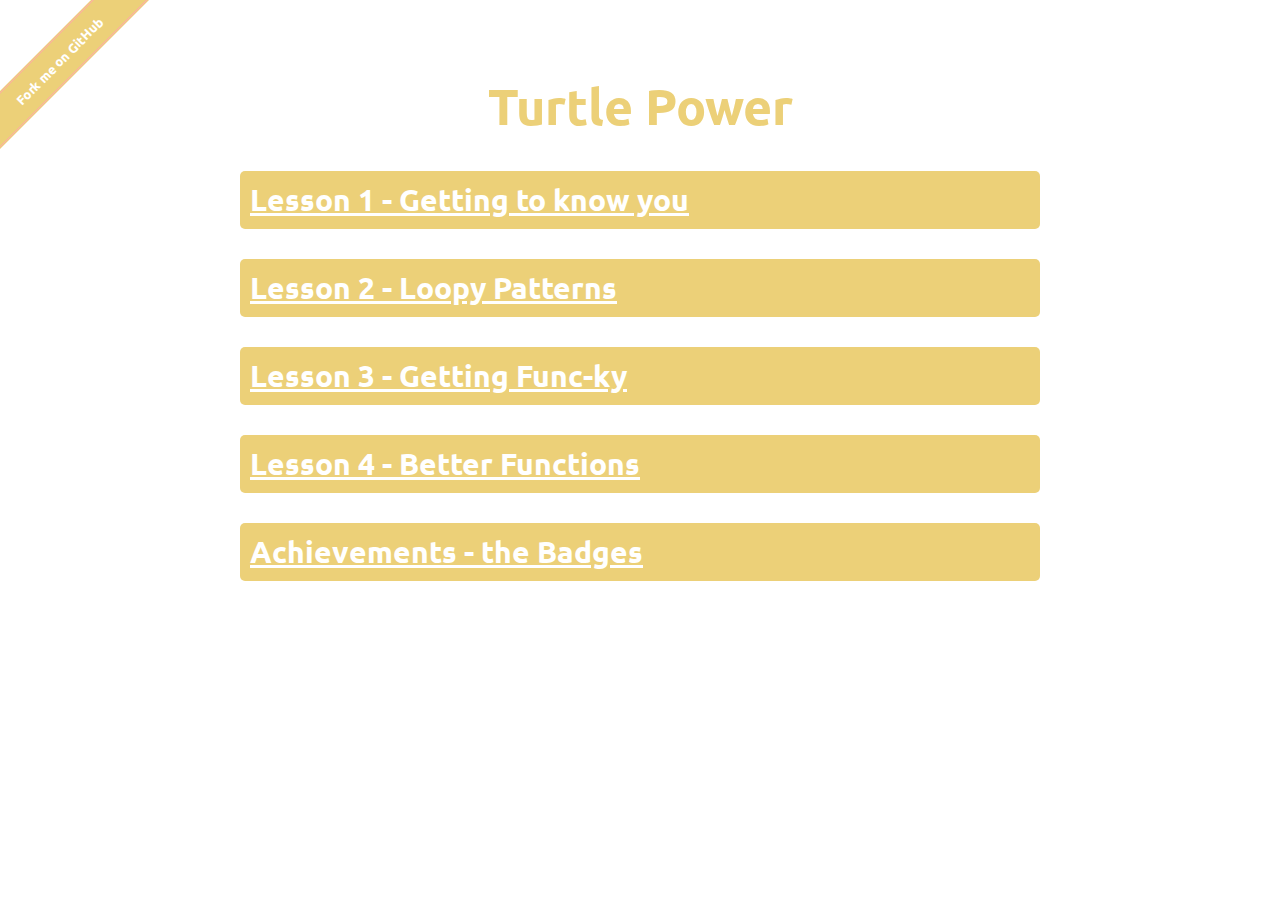
<file: index.html>
<?xml version="1.0" encoding="utf-8"?>
<!DOCTYPE html PUBLIC "-//W3C//DTD XHTML 1.0 Strict//EN"
"http://www.w3.org/TR/xhtml1/DTD/xhtml1-strict.dtd">
<html xmlns="http://www.w3.org/1999/xhtml" lang="en" xml:lang="en">
<head>
<title>Turtle Power</title>
<meta  http-equiv="Content-Type" content="text/html;charset=utf-8" />
<meta  name="generator" content="Org-mode" />
<style type="text/css">
 <!--/*--><![CDATA[/*><!--*/
  .title  { text-align: center; }
  .todo   { font-family: monospace; color: red; }
  .done   { color: green; }
  .tag    { background-color: #eee; font-family: monospace;
            padding: 2px; font-size: 80%; font-weight: normal; }
  .timestamp { color: #bebebe; }
  .timestamp-kwd { color: #5f9ea0; }
  .right  { margin-left: auto; margin-right: 0px;  text-align: right; }
  .left   { margin-left: 0px;  margin-right: auto; text-align: left; }
  .center { margin-left: auto; margin-right: auto; text-align: center; }
  .underline { text-decoration: underline; }
  #postamble p, #preamble p { font-size: 90%; margin: .2em; }
  p.verse { margin-left: 3%; }
  pre {
    border: 1px solid #ccc;
    box-shadow: 3px 3px 3px #eee;
    padding: 8pt;
    font-family: monospace;
    overflow: auto;
    margin: 1.2em;
  }
  pre.src {
    position: relative;
    overflow: visible;
    padding-top: 1.2em;
  }
  pre.src:before {
    display: none;
    position: absolute;
    background-color: white;
    top: -10px;
    right: 10px;
    padding: 3px;
    border: 1px solid black;
  }
  pre.src:hover:before { display: inline;}
  pre.src-sh:before    { content: 'sh'; }
  pre.src-bash:before  { content: 'sh'; }
  pre.src-emacs-lisp:before { content: 'Emacs Lisp'; }
  pre.src-R:before     { content: 'R'; }
  pre.src-perl:before  { content: 'Perl'; }
  pre.src-java:before  { content: 'Java'; }
  pre.src-sql:before   { content: 'SQL'; }

  table { border-collapse:collapse; }
  caption.t-above { caption-side: top; }
  caption.t-bottom { caption-side: bottom; }
  td, th { vertical-align:top;  }
  th.right  { text-align: center;  }
  th.left   { text-align: center;   }
  th.center { text-align: center; }
  td.right  { text-align: right;  }
  td.left   { text-align: left;   }
  td.center { text-align: center; }
  dt { font-weight: bold; }
  .footpara:nth-child(2) { display: inline; }
  .footpara { display: block; }
  .footdef  { margin-bottom: 1em; }
  .figure { padding: 1em; }
  .figure p { text-align: center; }
  .inlinetask {
    padding: 10px;
    border: 2px solid gray;
    margin: 10px;
    background: #ffffcc;
  }
  #org-div-home-and-up
   { text-align: right; font-size: 70%; white-space: nowrap; }
  textarea { overflow-x: auto; }
  .linenr { font-size: smaller }
  .code-highlighted { background-color: #ffff00; }
  .org-info-js_info-navigation { border-style: none; }
  #org-info-js_console-label
    { font-size: 10px; font-weight: bold; white-space: nowrap; }
  .org-info-js_search-highlight
    { background-color: #ffff00; color: #000000; font-weight: bold; }
  /*]]>*/-->
</style>
<link rel="stylesheet" type="text/css" href="css/styles.css"/>
<link href='http://fonts.googleapis.com/css?family=Ubuntu+Mono|Ubuntu' rel='stylesheet' type='text/css'>
<script type="text/javascript">
/*
@licstart  The following is the entire license notice for the
JavaScript code in this tag.

Copyright (C) 2012-2013 Free Software Foundation, Inc.

The JavaScript code in this tag is free software: you can
redistribute it and/or modify it under the terms of the GNU
General Public License (GNU GPL) as published by the Free Software
Foundation, either version 3 of the License, or (at your option)
any later version.  The code is distributed WITHOUT ANY WARRANTY;
without even the implied warranty of MERCHANTABILITY or FITNESS
FOR A PARTICULAR PURPOSE.  See the GNU GPL for more details.

As additional permission under GNU GPL version 3 section 7, you
may distribute non-source (e.g., minimized or compacted) forms of
that code without the copy of the GNU GPL normally required by
section 4, provided you include this license notice and a URL
through which recipients can access the Corresponding Source.


@licend  The above is the entire license notice
for the JavaScript code in this tag.
*/
<!--/*--><![CDATA[/*><!--*/
 function CodeHighlightOn(elem, id)
 {
   var target = document.getElementById(id);
   if(null != target) {
     elem.cacheClassElem = elem.className;
     elem.cacheClassTarget = target.className;
     target.className = "code-highlighted";
     elem.className   = "code-highlighted";
   }
 }
 function CodeHighlightOff(elem, id)
 {
   var target = document.getElementById(id);
   if(elem.cacheClassElem)
     elem.className = elem.cacheClassElem;
   if(elem.cacheClassTarget)
     target.className = elem.cacheClassTarget;
 }
/*]]>*///-->
</script>
</head>
<body>
<div id="content">
<h1 class="title">Turtle Power</h1>
<div class=ribbon>
<a href="https://github.com/stsb11/turtle">Fork me on GitHub</a>
</div>
<div id="outline-container-sec-1" class="outline-2 activity">
<h2 id="sec-1"><a href="step_1.html">Lesson 1 - Getting to know you</a></h2>
<div class="outline-text-2" id="text-1">
</div>
</div>
<div id="outline-container-sec-2" class="outline-2 activity">
<h2 id="sec-2"><a href="step_2.html">Lesson 2 - Loopy Patterns</a></h2>
<div class="outline-text-2" id="text-2">
</div>
</div>
<div id="outline-container-sec-3" class="outline-2 activity">
<h2 id="sec-3"><a href="step_3.html">Lesson 3 - Getting Func-ky</a></h2>
<div class="outline-text-2" id="text-3">
</div>
</div>
<div id="outline-container-sec-4" class="outline-2 activity">
<h2 id="sec-4"><a href="step_4.html">Lesson 4 - Better Functions</a></h2>
<div class="outline-text-2" id="text-4">
</div>
</div>
<div id="outline-container-sec-5" class="outline-2 activity">
<h2 id="sec-5"><a href="./assess.html">Achievements - the Badges</a></h2>
<div class="outline-text-2" id="text-5">
</div>
</div>
</div>
<div id="postamble" class="status">
<p class="validation"></p>
</div>
</body>
</html>
</file>
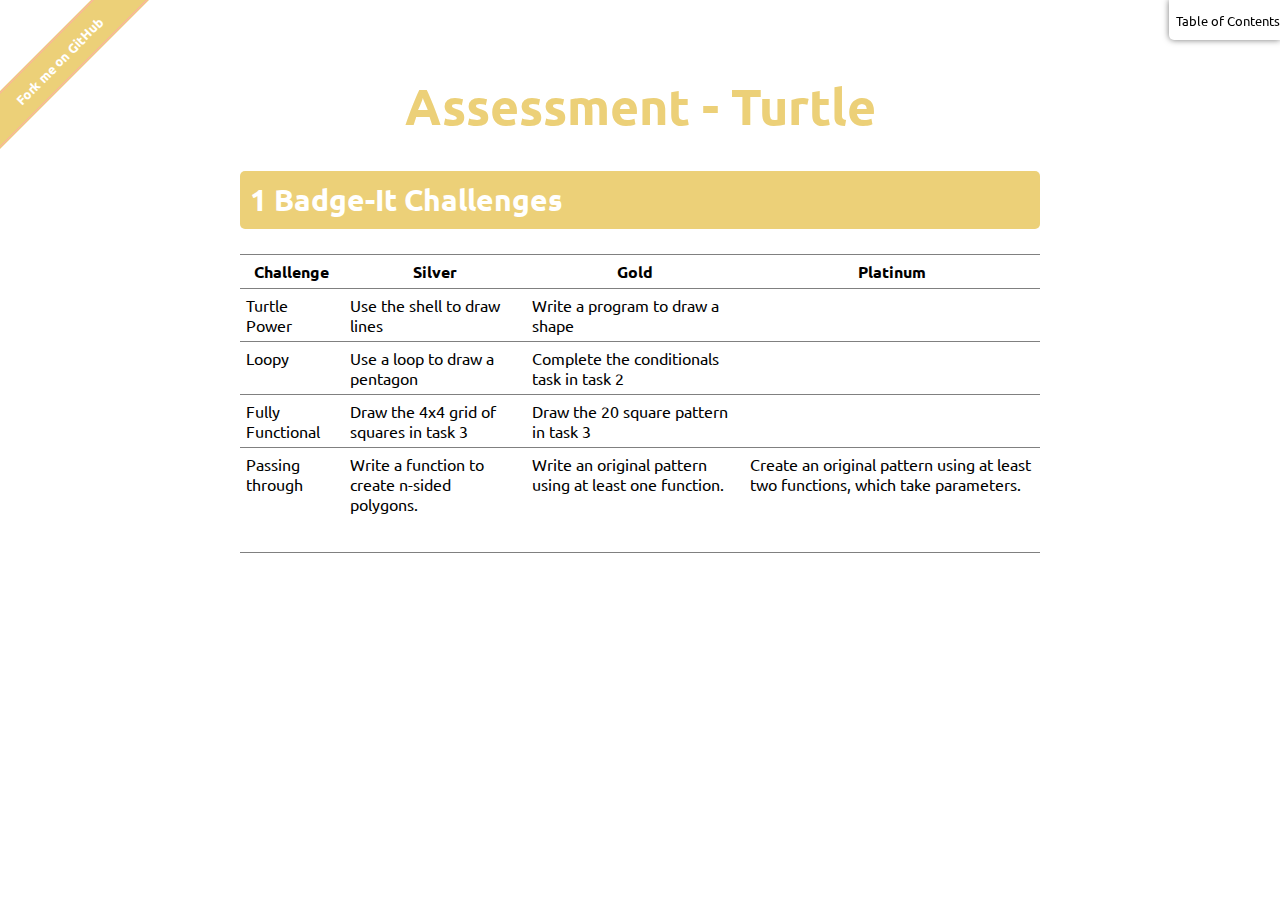
<file: assess.html>
<?xml version="1.0" encoding="utf-8"?>
<!DOCTYPE html PUBLIC "-//W3C//DTD XHTML 1.0 Strict//EN"
"http://www.w3.org/TR/xhtml1/DTD/xhtml1-strict.dtd">
<html xmlns="http://www.w3.org/1999/xhtml" lang="en" xml:lang="en">
<head>
<title>Assessment - Turtle</title>
<meta  http-equiv="Content-Type" content="text/html;charset=utf-8" />
<meta  name="generator" content="Org-mode" />
<style type="text/css">
 <!--/*--><![CDATA[/*><!--*/
  .title  { text-align: center; }
  .todo   { font-family: monospace; color: red; }
  .done   { color: green; }
  .tag    { background-color: #eee; font-family: monospace;
            padding: 2px; font-size: 80%; font-weight: normal; }
  .timestamp { color: #bebebe; }
  .timestamp-kwd { color: #5f9ea0; }
  .right  { margin-left: auto; margin-right: 0px;  text-align: right; }
  .left   { margin-left: 0px;  margin-right: auto; text-align: left; }
  .center { margin-left: auto; margin-right: auto; text-align: center; }
  .underline { text-decoration: underline; }
  #postamble p, #preamble p { font-size: 90%; margin: .2em; }
  p.verse { margin-left: 3%; }
  pre {
    border: 1px solid #ccc;
    box-shadow: 3px 3px 3px #eee;
    padding: 8pt;
    font-family: monospace;
    overflow: auto;
    margin: 1.2em;
  }
  pre.src {
    position: relative;
    overflow: visible;
    padding-top: 1.2em;
  }
  pre.src:before {
    display: none;
    position: absolute;
    background-color: white;
    top: -10px;
    right: 10px;
    padding: 3px;
    border: 1px solid black;
  }
  pre.src:hover:before { display: inline;}
  pre.src-sh:before    { content: 'sh'; }
  pre.src-bash:before  { content: 'sh'; }
  pre.src-emacs-lisp:before { content: 'Emacs Lisp'; }
  pre.src-R:before     { content: 'R'; }
  pre.src-perl:before  { content: 'Perl'; }
  pre.src-java:before  { content: 'Java'; }
  pre.src-sql:before   { content: 'SQL'; }

  table { border-collapse:collapse; }
  caption.t-above { caption-side: top; }
  caption.t-bottom { caption-side: bottom; }
  td, th { vertical-align:top;  }
  th.right  { text-align: center;  }
  th.left   { text-align: center;   }
  th.center { text-align: center; }
  td.right  { text-align: right;  }
  td.left   { text-align: left;   }
  td.center { text-align: center; }
  dt { font-weight: bold; }
  .footpara:nth-child(2) { display: inline; }
  .footpara { display: block; }
  .footdef  { margin-bottom: 1em; }
  .figure { padding: 1em; }
  .figure p { text-align: center; }
  .inlinetask {
    padding: 10px;
    border: 2px solid gray;
    margin: 10px;
    background: #ffffcc;
  }
  #org-div-home-and-up
   { text-align: right; font-size: 70%; white-space: nowrap; }
  textarea { overflow-x: auto; }
  .linenr { font-size: smaller }
  .code-highlighted { background-color: #ffff00; }
  .org-info-js_info-navigation { border-style: none; }
  #org-info-js_console-label
    { font-size: 10px; font-weight: bold; white-space: nowrap; }
  .org-info-js_search-highlight
    { background-color: #ffff00; color: #000000; font-weight: bold; }
  /*]]>*/-->
</style>
<link rel="stylesheet" type="text/css" href="css/styles.css"/>
<link href='http://fonts.googleapis.com/css?family=Ubuntu+Mono|Ubuntu' rel='stylesheet' type='text/css'>
<script type="text/javascript">
/*
@licstart  The following is the entire license notice for the
JavaScript code in this tag.

Copyright (C) 2012-2013 Free Software Foundation, Inc.

The JavaScript code in this tag is free software: you can
redistribute it and/or modify it under the terms of the GNU
General Public License (GNU GPL) as published by the Free Software
Foundation, either version 3 of the License, or (at your option)
any later version.  The code is distributed WITHOUT ANY WARRANTY;
without even the implied warranty of MERCHANTABILITY or FITNESS
FOR A PARTICULAR PURPOSE.  See the GNU GPL for more details.

As additional permission under GNU GPL version 3 section 7, you
may distribute non-source (e.g., minimized or compacted) forms of
that code without the copy of the GNU GPL normally required by
section 4, provided you include this license notice and a URL
through which recipients can access the Corresponding Source.


@licend  The above is the entire license notice
for the JavaScript code in this tag.
*/
<!--/*--><![CDATA[/*><!--*/
 function CodeHighlightOn(elem, id)
 {
   var target = document.getElementById(id);
   if(null != target) {
     elem.cacheClassElem = elem.className;
     elem.cacheClassTarget = target.className;
     target.className = "code-highlighted";
     elem.className   = "code-highlighted";
   }
 }
 function CodeHighlightOff(elem, id)
 {
   var target = document.getElementById(id);
   if(elem.cacheClassElem)
     elem.className = elem.cacheClassElem;
   if(elem.cacheClassTarget)
     target.className = elem.cacheClassTarget;
 }
/*]]>*///-->
</script>
</head>
<body>
<div id="content">
<h1 class="title">Assessment - Turtle</h1>
<div id="table-of-contents">
<h2>Table of Contents</h2>
<div id="text-table-of-contents">
<ul>
<li><a href="#sec-1">1. Badge-It Challenges</a></li>
</ul>
</div>
</div>
<div class=ribbon>
<a href="https://github.com/stsb11/turtle">Fork me on GitHub</a>
</div>

<div id="outline-container-sec-1" class="outline-2 activity">
<h2 id="sec-1"><span class="section-number-2">1</span> Badge-It Challenges</h2>
<div class="outline-text-2" id="text-1">
<table border="2" cellspacing="0" cellpadding="6" rules="groups" frame="hsides">


<colgroup>
<col  class="left" />

<col  class="left" />

<col  class="left" />

<col  class="left" />
</colgroup>
<thead>
<tr>
<th scope="col" class="left">Challenge</th>
<th scope="col" class="left">Silver</th>
<th scope="col" class="left">Gold</th>
<th scope="col" class="left">Platinum</th>
</tr>
</thead>
<tbody>
<tr>
<td class="left">Turtle Power</td>
<td class="left">Use the shell to draw lines</td>
<td class="left">Write a program to draw a shape</td>
<td class="left">&#xa0;</td>
</tr>
</tbody>
<tbody>
<tr>
<td class="left">Loopy</td>
<td class="left">Use a loop to draw a pentagon</td>
<td class="left">Complete the conditionals task in task 2</td>
<td class="left">&#xa0;</td>
</tr>
</tbody>
<tbody>
<tr>
<td class="left">Fully Functional</td>
<td class="left">Draw the 4x4 grid of squares in task 3</td>
<td class="left">Draw the 20 square pattern in task 3</td>
<td class="left">&#xa0;</td>
</tr>
</tbody>
<tbody>
<tr>
<td class="left">Passing through</td>
<td class="left">Write a function to create n-sided polygons.</td>
<td class="left">Write an original pattern using at least one function.</td>
<td class="left">Create an original pattern using at least two functions, which take parameters.</td>
</tr>

<tr>
<td class="left">&#xa0;</td>
<td class="left">&#xa0;</td>
<td class="left">&#xa0;</td>
<td class="left">&#xa0;</td>
</tr>
</tbody>
</table>
</div>
</div>
</div>
<div id="postamble" class="status">
<p class="validation"></p>
</div>
</body>
</html>
</file>
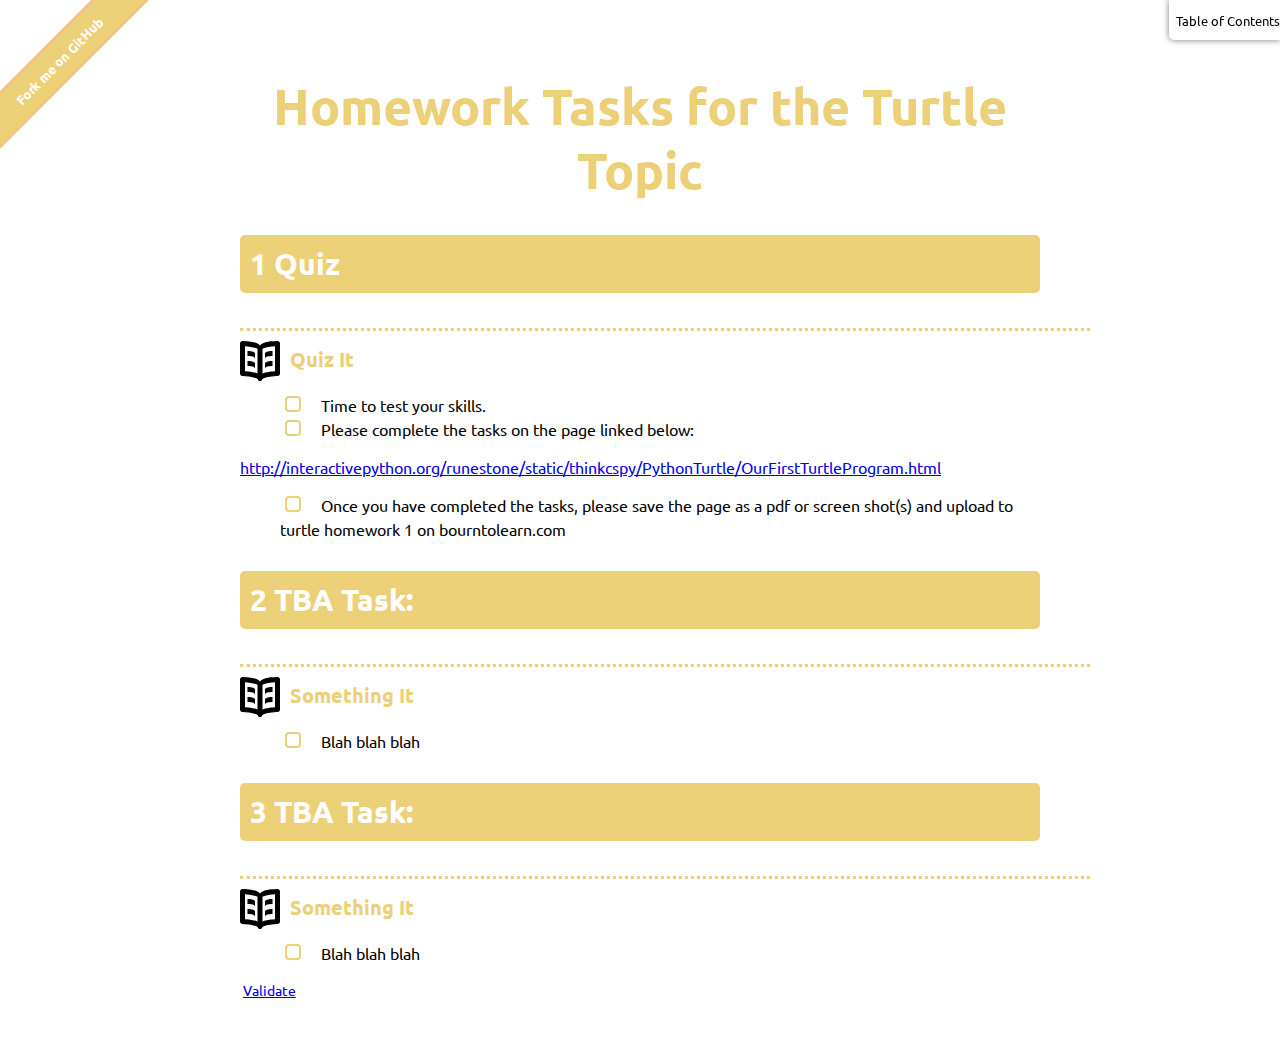
<file: homework.html>
<?xml version="1.0" encoding="utf-8"?>
<!DOCTYPE html PUBLIC "-//W3C//DTD XHTML 1.0 Strict//EN"
"http://www.w3.org/TR/xhtml1/DTD/xhtml1-strict.dtd">
<html xmlns="http://www.w3.org/1999/xhtml" lang="en" xml:lang="en">
<head>
<title>Homework Tasks for the Turtle Topic</title>
<meta  http-equiv="Content-Type" content="text/html;charset=utf-8" />
<meta  name="generator" content="Org-mode" />
<style type="text/css">
 <!--/*--><![CDATA[/*><!--*/
  .title  { text-align: center; }
  .todo   { font-family: monospace; color: red; }
  .done   { color: green; }
  .tag    { background-color: #eee; font-family: monospace;
            padding: 2px; font-size: 80%; font-weight: normal; }
  .timestamp { color: #bebebe; }
  .timestamp-kwd { color: #5f9ea0; }
  .right  { margin-left: auto; margin-right: 0px;  text-align: right; }
  .left   { margin-left: 0px;  margin-right: auto; text-align: left; }
  .center { margin-left: auto; margin-right: auto; text-align: center; }
  .underline { text-decoration: underline; }
  #postamble p, #preamble p { font-size: 90%; margin: .2em; }
  p.verse { margin-left: 3%; }
  pre {
    border: 1px solid #ccc;
    box-shadow: 3px 3px 3px #eee;
    padding: 8pt;
    font-family: monospace;
    overflow: auto;
    margin: 1.2em;
  }
  pre.src {
    position: relative;
    overflow: visible;
    padding-top: 1.2em;
  }
  pre.src:before {
    display: none;
    position: absolute;
    background-color: white;
    top: -10px;
    right: 10px;
    padding: 3px;
    border: 1px solid black;
  }
  pre.src:hover:before { display: inline;}
  pre.src-sh:before    { content: 'sh'; }
  pre.src-bash:before  { content: 'sh'; }
  pre.src-emacs-lisp:before { content: 'Emacs Lisp'; }
  pre.src-R:before     { content: 'R'; }
  pre.src-perl:before  { content: 'Perl'; }
  pre.src-java:before  { content: 'Java'; }
  pre.src-sql:before   { content: 'SQL'; }

  table { border-collapse:collapse; }
  caption.t-above { caption-side: top; }
  caption.t-bottom { caption-side: bottom; }
  td, th { vertical-align:top;  }
  th.right  { text-align: center;  }
  th.left   { text-align: center;   }
  th.center { text-align: center; }
  td.right  { text-align: right;  }
  td.left   { text-align: left;   }
  td.center { text-align: center; }
  dt { font-weight: bold; }
  .footpara:nth-child(2) { display: inline; }
  .footpara { display: block; }
  .footdef  { margin-bottom: 1em; }
  .figure { padding: 1em; }
  .figure p { text-align: center; }
  .inlinetask {
    padding: 10px;
    border: 2px solid gray;
    margin: 10px;
    background: #ffffcc;
  }
  #org-div-home-and-up
   { text-align: right; font-size: 70%; white-space: nowrap; }
  textarea { overflow-x: auto; }
  .linenr { font-size: smaller }
  .code-highlighted { background-color: #ffff00; }
  .org-info-js_info-navigation { border-style: none; }
  #org-info-js_console-label
    { font-size: 10px; font-weight: bold; white-space: nowrap; }
  .org-info-js_search-highlight
    { background-color: #ffff00; color: #000000; font-weight: bold; }
  /*]]>*/-->
</style>
<link rel="stylesheet" type="text/css" href="css/styles.css"/>
<link href='http://fonts.googleapis.com/css?family=Ubuntu+Mono|Ubuntu' rel='stylesheet' type='text/css'>
<script type="text/javascript">
/*
@licstart  The following is the entire license notice for the
JavaScript code in this tag.

Copyright (C) 2012-2013 Free Software Foundation, Inc.

The JavaScript code in this tag is free software: you can
redistribute it and/or modify it under the terms of the GNU
General Public License (GNU GPL) as published by the Free Software
Foundation, either version 3 of the License, or (at your option)
any later version.  The code is distributed WITHOUT ANY WARRANTY;
without even the implied warranty of MERCHANTABILITY or FITNESS
FOR A PARTICULAR PURPOSE.  See the GNU GPL for more details.

As additional permission under GNU GPL version 3 section 7, you
may distribute non-source (e.g., minimized or compacted) forms of
that code without the copy of the GNU GPL normally required by
section 4, provided you include this license notice and a URL
through which recipients can access the Corresponding Source.


@licend  The above is the entire license notice
for the JavaScript code in this tag.
*/
<!--/*--><![CDATA[/*><!--*/
 function CodeHighlightOn(elem, id)
 {
   var target = document.getElementById(id);
   if(null != target) {
     elem.cacheClassElem = elem.className;
     elem.cacheClassTarget = target.className;
     target.className = "code-highlighted";
     elem.className   = "code-highlighted";
   }
 }
 function CodeHighlightOff(elem, id)
 {
   var target = document.getElementById(id);
   if(elem.cacheClassElem)
     elem.className = elem.cacheClassElem;
   if(elem.cacheClassTarget)
     target.className = elem.cacheClassTarget;
 }
/*]]>*///-->
</script>
</head>
<body>
<div id="content">
<h1 class="title">Homework Tasks for the Turtle Topic</h1>
<div id="table-of-contents">
<h2>Table of Contents</h2>
<div id="text-table-of-contents">
<ul>
<li><a href="#sec-1">1. Quiz</a>
<ul>
<li><a href="#sec-1-1">Quiz It</a></li>
</ul>
</li>
<li><a href="#sec-2">2. TBA Task:</a>
<ul>
<li><a href="#sec-2-1">Something It</a></li>
</ul>
</li>
<li><a href="#sec-3">3. TBA Task:</a>
<ul>
<li><a href="#sec-3-1">Something It</a></li>
</ul>
</li>
</ul>
</div>
</div>
<div class=ribbon>
<a href="https://github.com/stsb11/turtle">Fork me on GitHub</a>
</div>

<div id="outline-container-sec-1" class="outline-2 activity">
<h2 id="sec-1"><span class="section-number-2">1</span> Quiz</h2>
<div class="outline-text-2" id="text-1">
</div>
<div id="outline-container-sec-1-1" class="outline-3 learn">
<h3 id="sec-1-1">Quiz It</h3>
<div class="outline-text-3" id="text-1-1">
<ul class="org-ul">
<li>Time to test your skills.
</li>
<li>Please complete the tasks on the page linked below:
</li>
</ul>
<p>
<a href="http://interactivepython.org/runestone/static/thinkcspy/PythonTurtle/OurFirstTurtleProgram.html">http://interactivepython.org/runestone/static/thinkcspy/PythonTurtle/OurFirstTurtleProgram.html</a>
</p>
<ul class="org-ul">
<li>Once you have completed the tasks, please save the page as a pdf or screen shot(s) and upload to turtle homework 1 on bourntolearn.com
</li>
</ul>
</div>
</div>
</div>




<div id="outline-container-sec-2" class="outline-2 activity">
<h2 id="sec-2"><span class="section-number-2">2</span> TBA Task:</h2>
<div class="outline-text-2" id="text-2">
</div>
<div id="outline-container-sec-2-1" class="outline-3 learn">
<h3 id="sec-2-1">Something It</h3>
<div class="outline-text-3" id="text-2-1">
<ul class="org-ul">
<li>Blah blah blah
</li>
</ul>
</div>
</div>
</div>

<div id="outline-container-sec-3" class="outline-2 activity">
<h2 id="sec-3"><span class="section-number-2">3</span> TBA Task:</h2>
<div class="outline-text-2" id="text-3">
</div>
<div id="outline-container-sec-3-1" class="outline-3 learn">
<h3 id="sec-3-1">Something It</h3>
<div class="outline-text-3" id="text-3-1">
<ul class="org-ul">
<li>Blah blah blah
</li>
</ul>
</div>
</div>
</div>
</div>
<div id="postamble" class="status">
<p class="validation"><a href="http://validator.w3.org/check?uri=referer">Validate</a></p>
</div>
</body>
</html>
</file>
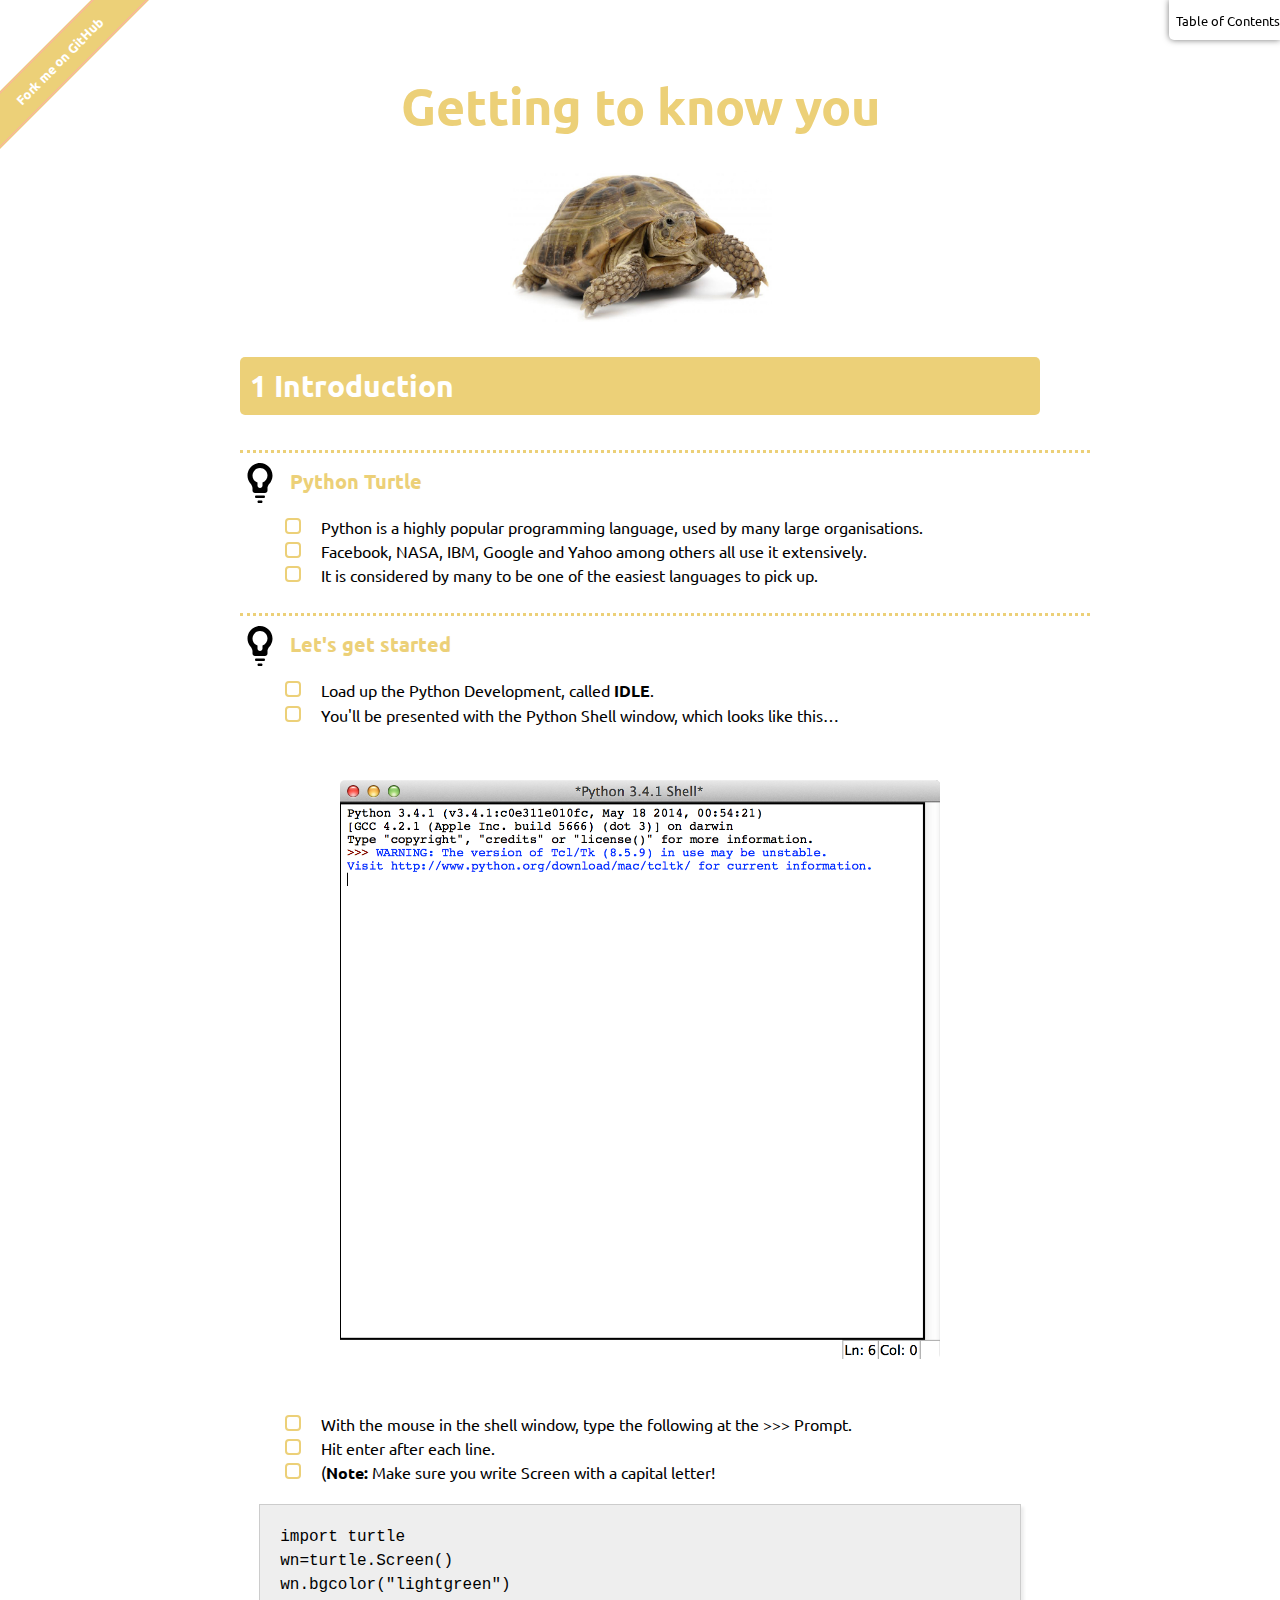
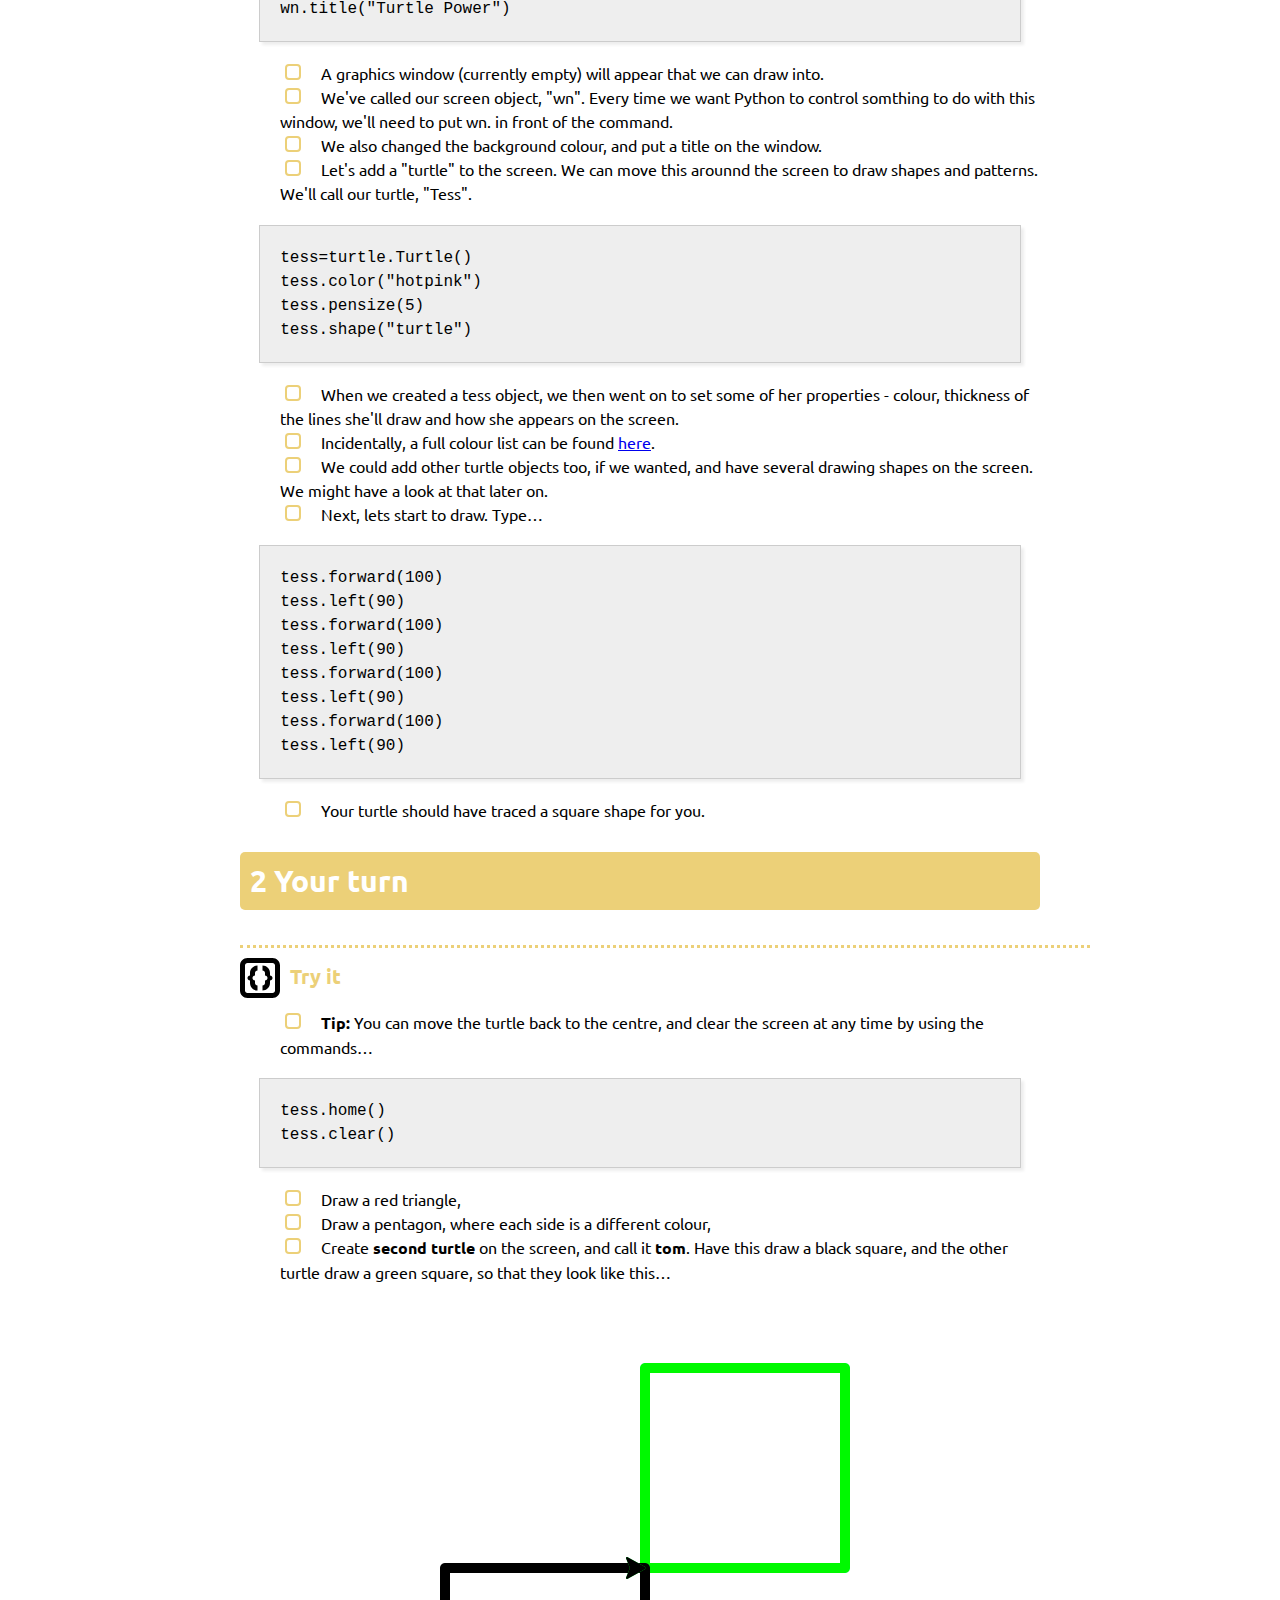
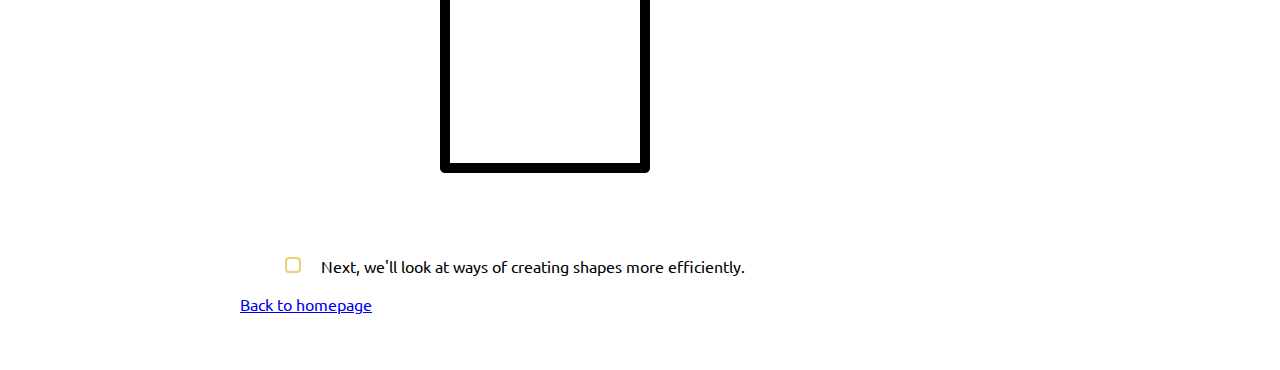
<file: step_1.html>
<?xml version="1.0" encoding="utf-8"?>
<!DOCTYPE html PUBLIC "-//W3C//DTD XHTML 1.0 Strict//EN"
"http://www.w3.org/TR/xhtml1/DTD/xhtml1-strict.dtd">
<html xmlns="http://www.w3.org/1999/xhtml" lang="en" xml:lang="en">
<head>
<title>Getting to know you</title>
<meta  http-equiv="Content-Type" content="text/html;charset=utf-8" />
<meta  name="generator" content="Org-mode" />
<style type="text/css">
 <!--/*--><![CDATA[/*><!--*/
  .title  { text-align: center; }
  .todo   { font-family: monospace; color: red; }
  .done   { color: green; }
  .tag    { background-color: #eee; font-family: monospace;
            padding: 2px; font-size: 80%; font-weight: normal; }
  .timestamp { color: #bebebe; }
  .timestamp-kwd { color: #5f9ea0; }
  .right  { margin-left: auto; margin-right: 0px;  text-align: right; }
  .left   { margin-left: 0px;  margin-right: auto; text-align: left; }
  .center { margin-left: auto; margin-right: auto; text-align: center; }
  .underline { text-decoration: underline; }
  #postamble p, #preamble p { font-size: 90%; margin: .2em; }
  p.verse { margin-left: 3%; }
  pre {
    border: 1px solid #ccc;
    box-shadow: 3px 3px 3px #eee;
    padding: 8pt;
    font-family: monospace;
    overflow: auto;
    margin: 1.2em;
  }
  pre.src {
    position: relative;
    overflow: visible;
    padding-top: 1.2em;
  }
  pre.src:before {
    display: none;
    position: absolute;
    background-color: white;
    top: -10px;
    right: 10px;
    padding: 3px;
    border: 1px solid black;
  }
  pre.src:hover:before { display: inline;}
  pre.src-sh:before    { content: 'sh'; }
  pre.src-bash:before  { content: 'sh'; }
  pre.src-emacs-lisp:before { content: 'Emacs Lisp'; }
  pre.src-R:before     { content: 'R'; }
  pre.src-perl:before  { content: 'Perl'; }
  pre.src-java:before  { content: 'Java'; }
  pre.src-sql:before   { content: 'SQL'; }

  table { border-collapse:collapse; }
  caption.t-above { caption-side: top; }
  caption.t-bottom { caption-side: bottom; }
  td, th { vertical-align:top;  }
  th.right  { text-align: center;  }
  th.left   { text-align: center;   }
  th.center { text-align: center; }
  td.right  { text-align: right;  }
  td.left   { text-align: left;   }
  td.center { text-align: center; }
  dt { font-weight: bold; }
  .footpara:nth-child(2) { display: inline; }
  .footpara { display: block; }
  .footdef  { margin-bottom: 1em; }
  .figure { padding: 1em; }
  .figure p { text-align: center; }
  .inlinetask {
    padding: 10px;
    border: 2px solid gray;
    margin: 10px;
    background: #ffffcc;
  }
  #org-div-home-and-up
   { text-align: right; font-size: 70%; white-space: nowrap; }
  textarea { overflow-x: auto; }
  .linenr { font-size: smaller }
  .code-highlighted { background-color: #ffff00; }
  .org-info-js_info-navigation { border-style: none; }
  #org-info-js_console-label
    { font-size: 10px; font-weight: bold; white-space: nowrap; }
  .org-info-js_search-highlight
    { background-color: #ffff00; color: #000000; font-weight: bold; }
  /*]]>*/-->
</style>
<link rel="stylesheet" type="text/css" href="css/styles.css"/>
<link href='http://fonts.googleapis.com/css?family=Ubuntu+Mono|Ubuntu' rel='stylesheet' type='text/css'>
<script type="text/javascript">
/*
@licstart  The following is the entire license notice for the
JavaScript code in this tag.

Copyright (C) 2012-2013 Free Software Foundation, Inc.

The JavaScript code in this tag is free software: you can
redistribute it and/or modify it under the terms of the GNU
General Public License (GNU GPL) as published by the Free Software
Foundation, either version 3 of the License, or (at your option)
any later version.  The code is distributed WITHOUT ANY WARRANTY;
without even the implied warranty of MERCHANTABILITY or FITNESS
FOR A PARTICULAR PURPOSE.  See the GNU GPL for more details.

As additional permission under GNU GPL version 3 section 7, you
may distribute non-source (e.g., minimized or compacted) forms of
that code without the copy of the GNU GPL normally required by
section 4, provided you include this license notice and a URL
through which recipients can access the Corresponding Source.


@licend  The above is the entire license notice
for the JavaScript code in this tag.
*/
<!--/*--><![CDATA[/*><!--*/
 function CodeHighlightOn(elem, id)
 {
   var target = document.getElementById(id);
   if(null != target) {
     elem.cacheClassElem = elem.className;
     elem.cacheClassTarget = target.className;
     target.className = "code-highlighted";
     elem.className   = "code-highlighted";
   }
 }
 function CodeHighlightOff(elem, id)
 {
   var target = document.getElementById(id);
   if(elem.cacheClassElem)
     elem.className = elem.cacheClassElem;
   if(elem.cacheClassTarget)
     target.className = elem.cacheClassTarget;
 }
/*]]>*///-->
</script>
</head>
<body>
<div id="content">
<h1 class="title">Getting to know you</h1>
<div id="table-of-contents">
<h2>Table of Contents</h2>
<div id="text-table-of-contents">
<ul>
<li><a href="#sec-1">1. Introduction</a>
<ul>
<li><a href="#sec-1-1">Python Turtle</a></li>
<li><a href="#sec-1-2">Let's get started</a></li>
</ul>
</li>
<li><a href="#sec-2">2. Your turn</a>
<ul>
<li><a href="#sec-2-1">Try it</a></li>
</ul>
</li>
</ul>
</div>
</div>
<div class=ribbon>
<a href="https://github.com/stsb11/turtle">Fork me on GitHub</a>
</div>
<center>
<img src='img/turtle.jpg' width=33%>
</center>

<div id="outline-container-sec-1" class="outline-2 activity">
<h2 id="sec-1"><span class="section-number-2">1</span> Introduction</h2>
<div class="outline-text-2" id="text-1">
</div>
<div id="outline-container-sec-1-1" class="outline-3 try">
<h3 id="sec-1-1">Python Turtle</h3>
<div class="outline-text-3" id="text-1-1">
<ul class="org-ul">
<li>Python is a highly popular programming language, used by many large organisations.
</li>
<li>Facebook, NASA, IBM, Google and Yahoo among others all use it extensively. 
</li>
<li>It is considered by many to be one of the easiest languages to pick up.
</li>
</ul>
</div>
</div>

<div id="outline-container-sec-1-2" class="outline-3 try">
<h3 id="sec-1-2">Let's get started</h3>
<div class="outline-text-3" id="text-1-2">
<ul class="org-ul">
<li>Load up the Python Development, called <b><b>IDLE</b></b>. 
</li>
<li>You'll be presented with the Python Shell window, which looks like this&#x2026;
</li>
</ul>

<div class="figure">
<p><img src="./img/shell.png" alt="shell.png" />
</p>
</div>
<ul class="org-ul">
<li>With the mouse in the shell window, type the following at the &gt;&gt;&gt; Prompt.
</li>
<li>Hit enter after each line.
</li>
<li>(<b><b>Note:</b></b> Make sure you write Screen with a capital letter!
</li>
</ul>

<pre class="example">
import turtle
wn=turtle.Screen()
wn.bgcolor("lightgreen")
wn.title("Turtle Power")
</pre>
<ul class="org-ul">
<li>A graphics window (currently empty) will appear that we can draw into.
</li>
<li>We've called our screen object, "wn". Every time we want Python to control somthing to do with this window, we'll need to put wn. in front of the command.
</li>
<li>We also changed the background colour, and put a title on the window.
</li>
<li>Let's add a "turtle" to the screen. We can move this arounnd the screen to draw shapes and patterns. We'll call our turtle, "Tess". 
</li>
</ul>
<pre class="example">
tess=turtle.Turtle()
tess.color("hotpink")
tess.pensize(5)
tess.shape("turtle")
</pre>

<ul class="org-ul">
<li>When we created a tess object, we then went on to set some of her properties - colour, thickness of the lines she'll draw and how she appears on the screen.
</li>
<li>Incidentally, a full colour list can be found <a href="http://www.tcl.tk/man/tcl8.4/TkCmd/colors.htm">here</a>.
</li>
<li>We could add other turtle objects too, if we wanted, and have several drawing shapes on the screen. We might have a look at that later on.
</li>
<li>Next, lets start to draw. Type&#x2026;
</li>
</ul>
<pre class="example">
tess.forward(100)
tess.left(90)
tess.forward(100)
tess.left(90)
tess.forward(100)
tess.left(90)
tess.forward(100)
tess.left(90)
</pre>

<ul class="org-ul">
<li>Your turtle should have traced a square shape for you.
</li>
</ul>
</div>
</div>
</div>

<div id="outline-container-sec-2" class="outline-2 activity">
<h2 id="sec-2"><span class="section-number-2">2</span> Your turn</h2>
<div class="outline-text-2" id="text-2">
</div>
<div id="outline-container-sec-2-1" class="outline-3 code">
<h3 id="sec-2-1">Try it</h3>
<div class="outline-text-3" id="text-2-1">
<ul class="org-ul">
<li><b><b>Tip:</b></b> You can move the turtle back to the centre, and clear the screen at any time by using the commands&#x2026;
</li>
</ul>
<pre class="example">
tess.home()
tess.clear()
</pre>

<ul class="org-ul">
<li>Draw a red triangle,
</li>
<li>Draw a pentagon, where each side is a different colour,
</li>
<li>Create <b><b>second turtle</b></b> on the screen, and call it <b><b>tom</b></b>. Have this draw a black square, and the other turtle draw a green square, so that they look like this&#x2026;
</li>
</ul>

<div class="figure">
<p><img src="./img/squares.png" alt="squares.png" />
</p>
</div>

<ul class="org-ul">
<li>Next, we'll look at ways of creating shapes more efficiently.
</li>
</ul>

<p>
<a href="./index.html">Back to homepage</a>
</p>
</div>
</div>
</div>
</div>
<div id="postamble" class="status">
<p class="validation"></p>
</div>
</body>
</html>
</file>
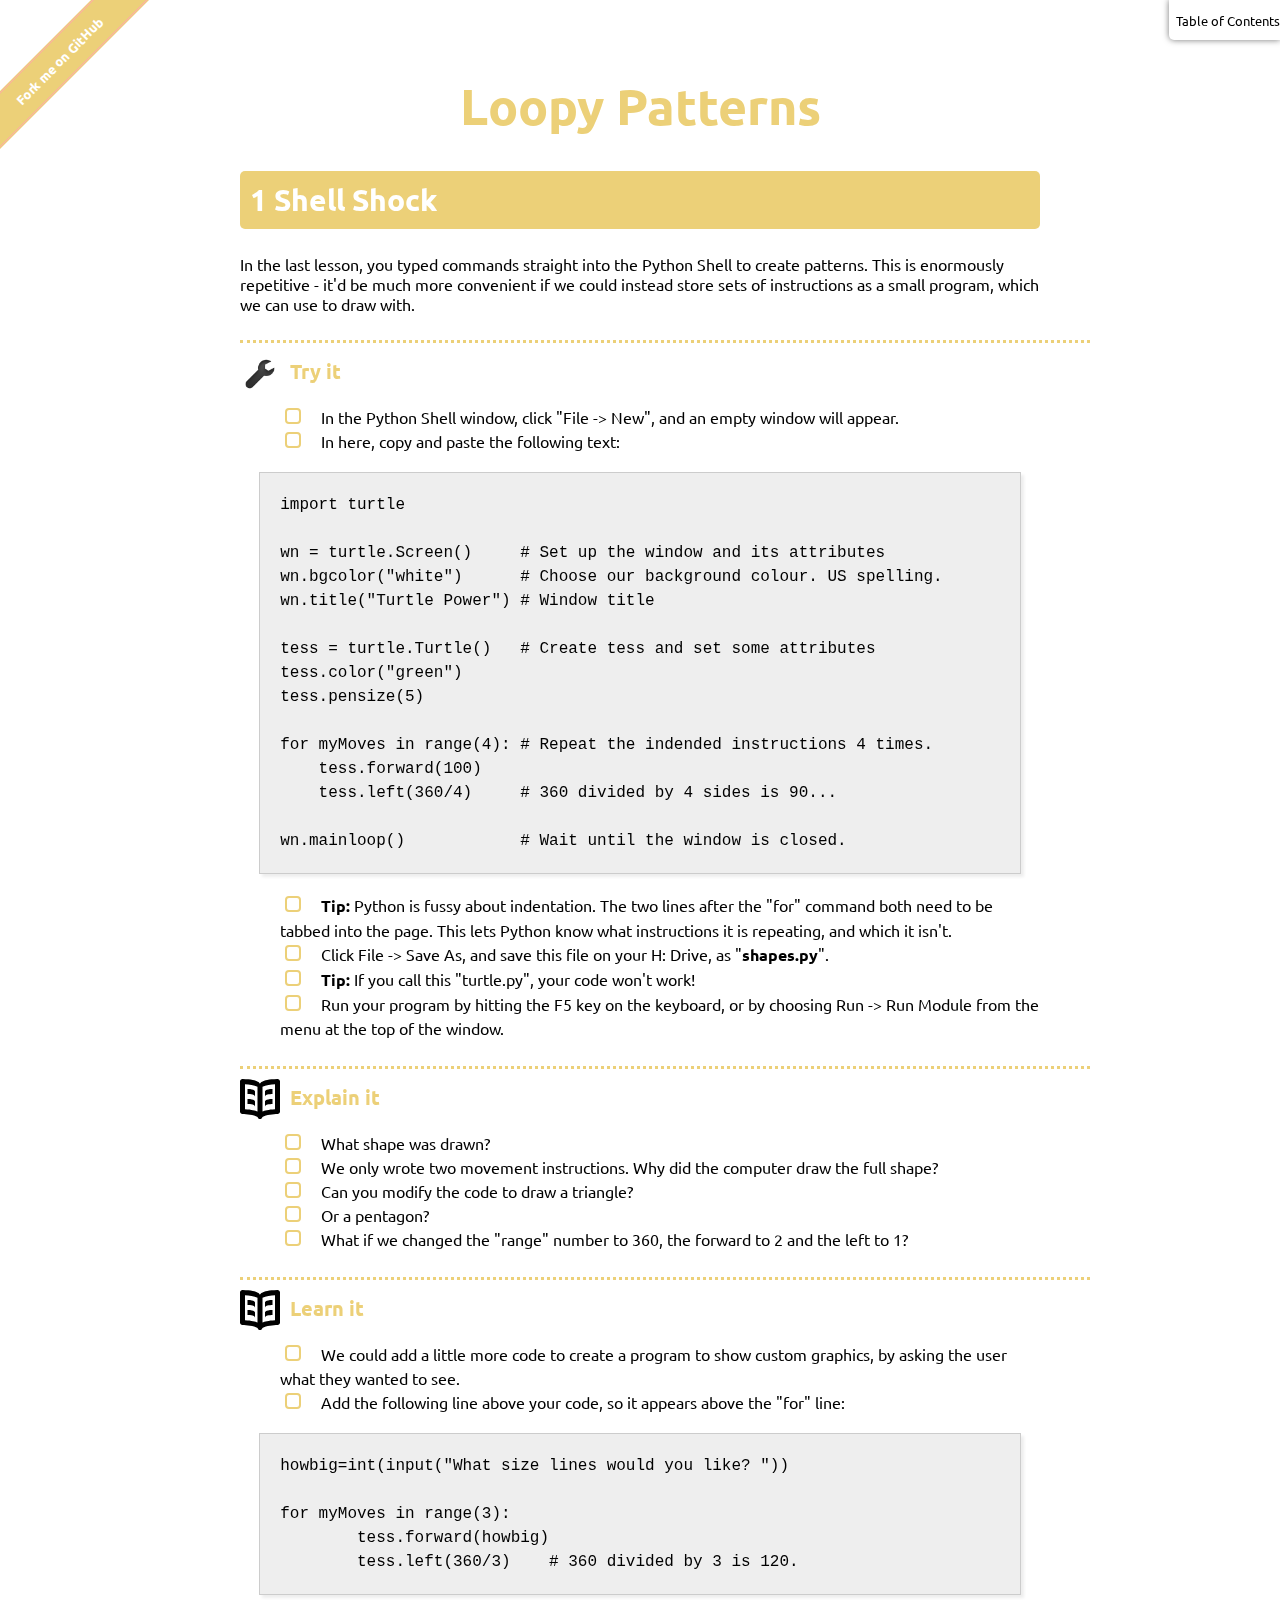
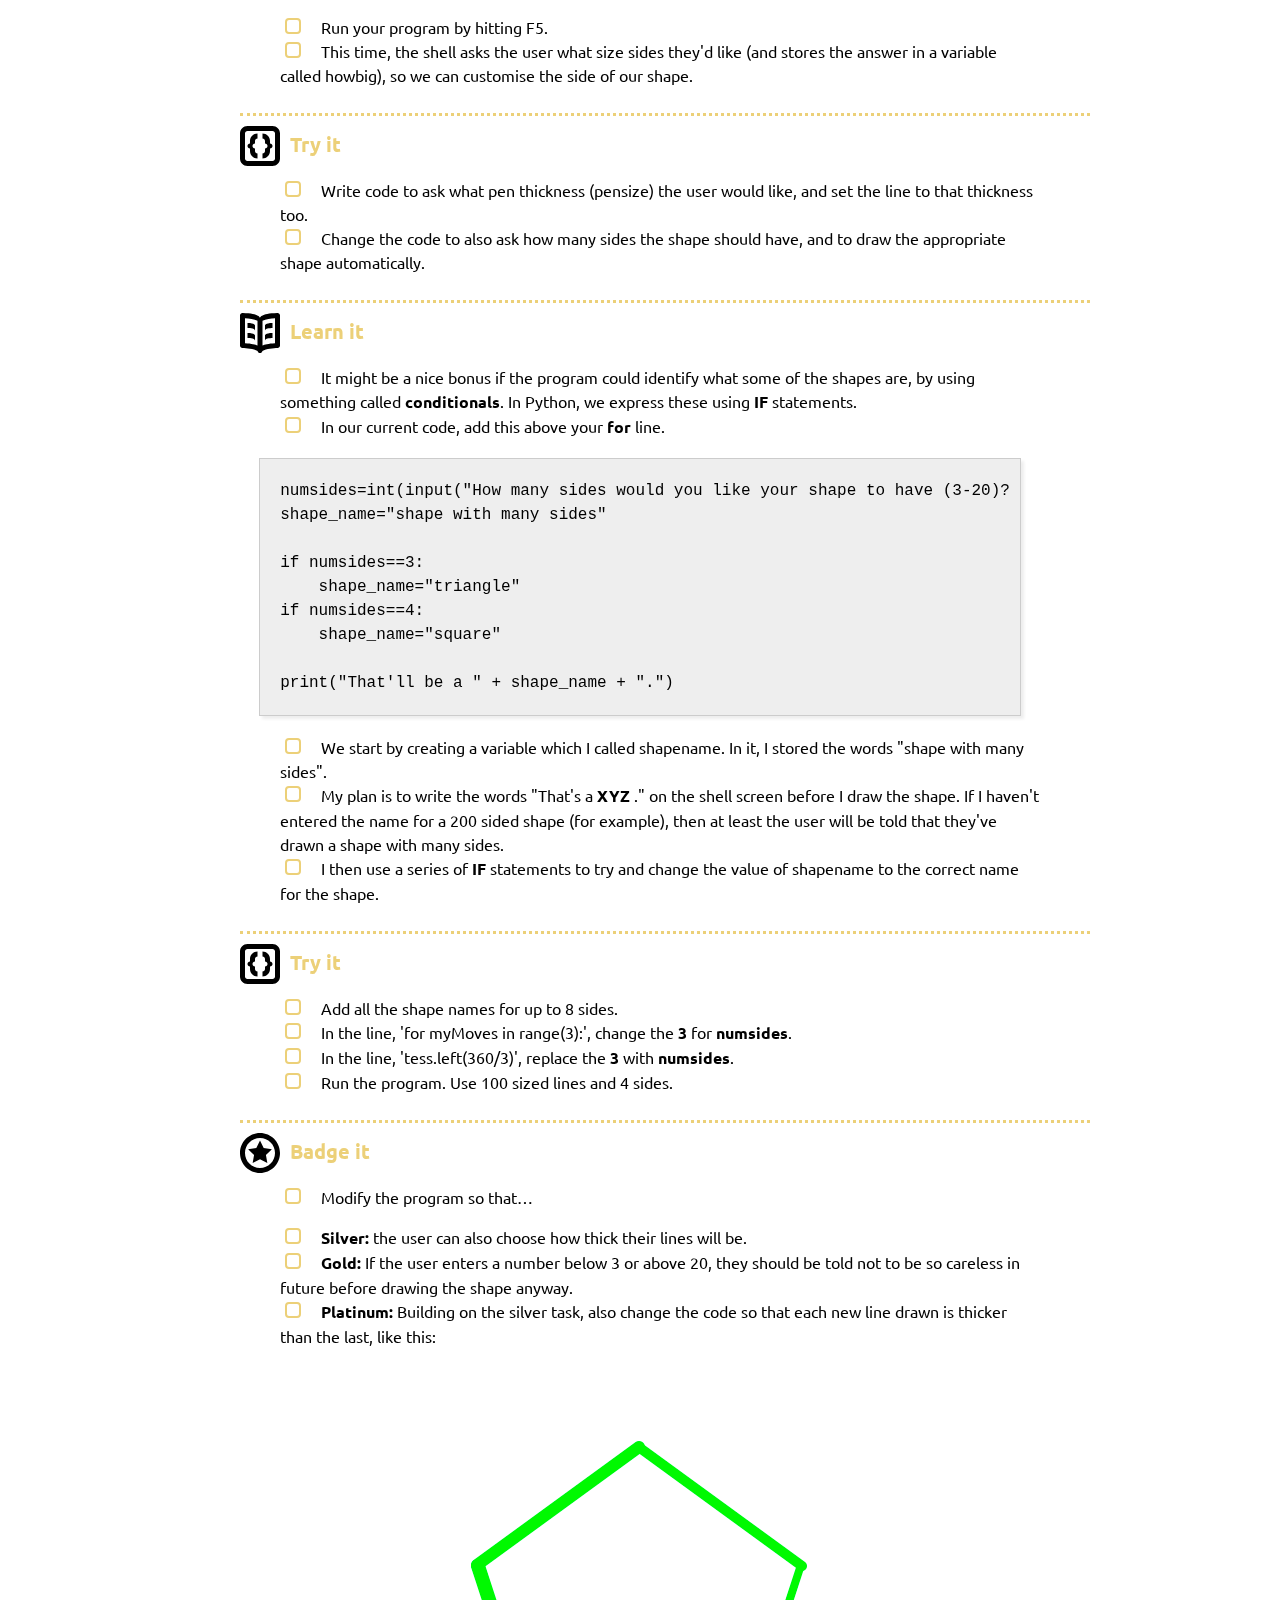
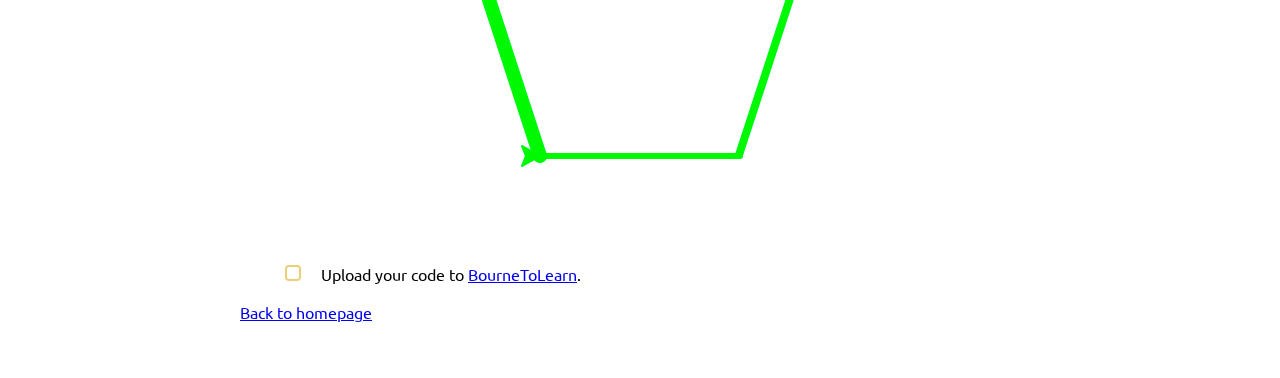
<file: step_2.html>
<?xml version="1.0" encoding="utf-8"?>
<!DOCTYPE html PUBLIC "-//W3C//DTD XHTML 1.0 Strict//EN"
"http://www.w3.org/TR/xhtml1/DTD/xhtml1-strict.dtd">
<html xmlns="http://www.w3.org/1999/xhtml" lang="en" xml:lang="en">
<head>
<title>Loopy Patterns</title>
<meta  http-equiv="Content-Type" content="text/html;charset=utf-8" />
<meta  name="generator" content="Org-mode" />
<style type="text/css">
 <!--/*--><![CDATA[/*><!--*/
  .title  { text-align: center; }
  .todo   { font-family: monospace; color: red; }
  .done   { color: green; }
  .tag    { background-color: #eee; font-family: monospace;
            padding: 2px; font-size: 80%; font-weight: normal; }
  .timestamp { color: #bebebe; }
  .timestamp-kwd { color: #5f9ea0; }
  .right  { margin-left: auto; margin-right: 0px;  text-align: right; }
  .left   { margin-left: 0px;  margin-right: auto; text-align: left; }
  .center { margin-left: auto; margin-right: auto; text-align: center; }
  .underline { text-decoration: underline; }
  #postamble p, #preamble p { font-size: 90%; margin: .2em; }
  p.verse { margin-left: 3%; }
  pre {
    border: 1px solid #ccc;
    box-shadow: 3px 3px 3px #eee;
    padding: 8pt;
    font-family: monospace;
    overflow: auto;
    margin: 1.2em;
  }
  pre.src {
    position: relative;
    overflow: visible;
    padding-top: 1.2em;
  }
  pre.src:before {
    display: none;
    position: absolute;
    background-color: white;
    top: -10px;
    right: 10px;
    padding: 3px;
    border: 1px solid black;
  }
  pre.src:hover:before { display: inline;}
  pre.src-sh:before    { content: 'sh'; }
  pre.src-bash:before  { content: 'sh'; }
  pre.src-emacs-lisp:before { content: 'Emacs Lisp'; }
  pre.src-R:before     { content: 'R'; }
  pre.src-perl:before  { content: 'Perl'; }
  pre.src-java:before  { content: 'Java'; }
  pre.src-sql:before   { content: 'SQL'; }

  table { border-collapse:collapse; }
  caption.t-above { caption-side: top; }
  caption.t-bottom { caption-side: bottom; }
  td, th { vertical-align:top;  }
  th.right  { text-align: center;  }
  th.left   { text-align: center;   }
  th.center { text-align: center; }
  td.right  { text-align: right;  }
  td.left   { text-align: left;   }
  td.center { text-align: center; }
  dt { font-weight: bold; }
  .footpara:nth-child(2) { display: inline; }
  .footpara { display: block; }
  .footdef  { margin-bottom: 1em; }
  .figure { padding: 1em; }
  .figure p { text-align: center; }
  .inlinetask {
    padding: 10px;
    border: 2px solid gray;
    margin: 10px;
    background: #ffffcc;
  }
  #org-div-home-and-up
   { text-align: right; font-size: 70%; white-space: nowrap; }
  textarea { overflow-x: auto; }
  .linenr { font-size: smaller }
  .code-highlighted { background-color: #ffff00; }
  .org-info-js_info-navigation { border-style: none; }
  #org-info-js_console-label
    { font-size: 10px; font-weight: bold; white-space: nowrap; }
  .org-info-js_search-highlight
    { background-color: #ffff00; color: #000000; font-weight: bold; }
  /*]]>*/-->
</style>
<link rel="stylesheet" type="text/css" href="css/styles.css"/>
<link href='http://fonts.googleapis.com/css?family=Ubuntu+Mono|Ubuntu' rel='stylesheet' type='text/css'>
<script type="text/javascript">
/*
@licstart  The following is the entire license notice for the
JavaScript code in this tag.

Copyright (C) 2012-2013 Free Software Foundation, Inc.

The JavaScript code in this tag is free software: you can
redistribute it and/or modify it under the terms of the GNU
General Public License (GNU GPL) as published by the Free Software
Foundation, either version 3 of the License, or (at your option)
any later version.  The code is distributed WITHOUT ANY WARRANTY;
without even the implied warranty of MERCHANTABILITY or FITNESS
FOR A PARTICULAR PURPOSE.  See the GNU GPL for more details.

As additional permission under GNU GPL version 3 section 7, you
may distribute non-source (e.g., minimized or compacted) forms of
that code without the copy of the GNU GPL normally required by
section 4, provided you include this license notice and a URL
through which recipients can access the Corresponding Source.


@licend  The above is the entire license notice
for the JavaScript code in this tag.
*/
<!--/*--><![CDATA[/*><!--*/
 function CodeHighlightOn(elem, id)
 {
   var target = document.getElementById(id);
   if(null != target) {
     elem.cacheClassElem = elem.className;
     elem.cacheClassTarget = target.className;
     target.className = "code-highlighted";
     elem.className   = "code-highlighted";
   }
 }
 function CodeHighlightOff(elem, id)
 {
   var target = document.getElementById(id);
   if(elem.cacheClassElem)
     elem.className = elem.cacheClassElem;
   if(elem.cacheClassTarget)
     target.className = elem.cacheClassTarget;
 }
/*]]>*///-->
</script>
</head>
<body>
<div id="content">
<h1 class="title">Loopy Patterns</h1>
<div id="table-of-contents">
<h2>Table of Contents</h2>
<div id="text-table-of-contents">
<ul>
<li><a href="#sec-1">1. Shell Shock</a>
<ul>
<li><a href="#sec-1-1">Try it</a></li>
<li><a href="#sec-1-2">Explain it</a></li>
<li><a href="#sec-1-3">Learn it</a></li>
<li><a href="#sec-1-4">Try it</a></li>
<li><a href="#sec-1-5">Learn it</a></li>
<li><a href="#sec-1-6">Try it</a></li>
<li><a href="#sec-1-7">Badge it</a></li>
</ul>
</li>
</ul>
</div>
</div>
<div class=ribbon>
<a href="https://github.com/stsb11/turtle">Fork me on GitHub</a>
</div>

<div id="outline-container-sec-1" class="outline-2 activity">
<h2 id="sec-1"><span class="section-number-2">1</span> Shell Shock</h2>
<div class="outline-text-2" id="text-1">
<p>
In the last lesson, you typed commands straight into the Python Shell to create patterns. This is enormously repetitive - it'd be much more convenient if we could instead store sets of instructions as a small program, which we can use to draw with.
</p>
</div>
<div id="outline-container-sec-1-1" class="outline-3 build">
<h3 id="sec-1-1">Try it</h3>
<div class="outline-text-3" id="text-1-1">
<ul class="org-ul">
<li>In the Python Shell window, click "File -&gt; New", and an empty window will appear. 
</li>
<li>In here, copy and paste the following text:
</li>
</ul>

<pre class="example">
import turtle

wn = turtle.Screen()     # Set up the window and its attributes
wn.bgcolor("white")      # Choose our background colour. US spelling.
wn.title("Turtle Power") # Window title

tess = turtle.Turtle()   # Create tess and set some attributes
tess.color("green")
tess.pensize(5)

for myMoves in range(4): # Repeat the indended instructions 4 times.
    tess.forward(100)
    tess.left(360/4)     # 360 divided by 4 sides is 90...

wn.mainloop()            # Wait until the window is closed.
</pre>

<ul class="org-ul">
<li><b><b>Tip:</b></b> Python is fussy about indentation. The two lines after the "for" command both need to be tabbed into the page. This lets Python know what instructions it is repeating, and which it isn't. 
</li>
<li>Click File -&gt; Save As, and save this file on your H: Drive, as "<b><b>shapes.py</b></b>". 
</li>
<li><b><b>Tip:</b></b> If you call this "turtle.py", your code won't work!
</li>
<li>Run your program by hitting the F5 key on the keyboard, or by choosing Run -&gt; Run Module from the menu at the top of the window. 
</li>
</ul>
</div>
</div>

<div id="outline-container-sec-1-2" class="outline-3 learn">
<h3 id="sec-1-2">Explain it</h3>
<div class="outline-text-3" id="text-1-2">
<ul class="org-ul">
<li>What shape was drawn? 
</li>
<li>We only wrote two movement instructions. Why did the computer draw the full shape?
</li>
<li>Can you modify the code to draw a triangle?
</li>
<li>Or a pentagon?
</li>
<li>What if we changed the "range" number to 360, the forward to 2 and the left to 1?
</li>
</ul>
</div>
</div>

<div id="outline-container-sec-1-3" class="outline-3 learn">
<h3 id="sec-1-3">Learn it</h3>
<div class="outline-text-3" id="text-1-3">
<ul class="org-ul">
<li>We could add a little more code to create a program to show custom graphics, by asking the user what they wanted to see.
</li>
<li>Add the following line above your code, so it appears above the "for" line:
</li>
</ul>

<pre class="example">
howbig=int(input("What size lines would you like? "))

for myMoves in range(3):
        tess.forward(howbig)
        tess.left(360/3)    # 360 divided by 3 is 120.
</pre>

<ul class="org-ul">
<li>Run your program by hitting F5. 
</li>
<li>This time, the shell asks the user what size sides they'd like (and stores the answer in a variable called howbig), so we can customise the side of our shape. 
</li>
</ul>
</div>
</div>

<div id="outline-container-sec-1-4" class="outline-3 code">
<h3 id="sec-1-4">Try it</h3>
<div class="outline-text-3" id="text-1-4">
<ul class="org-ul">
<li>Write code to ask what pen thickness (pensize) the user would like, and set the line to that thickness too.
</li>
<li>Change the code to also ask how many sides the shape should have, and to draw the appropriate shape automatically.
</li>
</ul>
</div>
</div>

<div id="outline-container-sec-1-5" class="outline-3 learn">
<h3 id="sec-1-5">Learn it</h3>
<div class="outline-text-3" id="text-1-5">
<ul class="org-ul">
<li>It might be a nice bonus if the program could identify what some of the shapes are, by using something called  <b><b>conditionals</b></b>. In Python, we express these using <b><b>IF</b></b> statements.
</li>

<li>In our current code, add this above your <b><b>for</b></b> line.
</li>
</ul>

<pre class="example">
numsides=int(input("How many sides would you like your shape to have (3-20)? "))
shape_name="shape with many sides"

if numsides==3:
    shape_name="triangle"
if numsides==4:
    shape_name="square"

print("That'll be a " + shape_name + ".")
</pre>

<ul class="org-ul">
<li>We start by creating a variable which I called shapename. In it, I stored the words "shape with many sides". 
</li>
<li>My plan is to write the words "That's a <b><b>XYZ</b></b> ." on the shell screen before I draw the shape. If I haven't entered the name for a 200 sided shape (for example), then at least the user will be told that they've drawn a shape with many sides. 
</li>
<li>I then use a series of <b><b>IF</b></b> statements to try and change the value of shapename to the correct name for the shape. 
</li>
</ul>
</div>
</div>

<div id="outline-container-sec-1-6" class="outline-3 code">
<h3 id="sec-1-6">Try it</h3>
<div class="outline-text-3" id="text-1-6">
<ul class="org-ul">
<li>Add all the shape names for up to 8 sides.
</li>
<li>In the line, 'for myMoves in range(3):', change the <b>3</b> for <b>numsides</b>. 
</li>
<li>In the line, 'tess.left(360/3)', replace the <b>3</b> with <b>numsides</b>.
</li>
<li>Run the program. Use 100 sized lines and 4 sides.
</li>
</ul>
</div>
</div>

<div id="outline-container-sec-1-7" class="outline-3 badge">
<h3 id="sec-1-7">Badge it</h3>
<div class="outline-text-3" id="text-1-7">
<ul class="org-ul">
<li>Modify the program so that&#x2026;
</li>
</ul>


<ul class="org-ul">
<li><b>Silver:</b> the user can also choose how thick their lines will be.
</li>
<li><b>Gold:</b> If the user enters a number below 3 or above 20, they should be told not to be so careless in future before drawing the shape anyway. 
</li>
<li><b>Platinum:</b> Building on the silver task, also change the code so that each new line drawn is thicker than the last, like this:
</li>
</ul>

<div class="figure">
<p><img src="./img/w2_gold.png" alt="w2_gold.png" />
</p>
</div>


<ul class="org-ul">
<li>Upload your code to <a href="https://www.bournetolearn.com">BourneToLearn</a>.
</li>
</ul>
<p>
<a href="./index.html">Back to homepage</a>
</p>
</div>
</div>
</div>
</div>
<div id="postamble" class="status">
<p class="validation"></p>
</div>
</body>
</html>
</file>
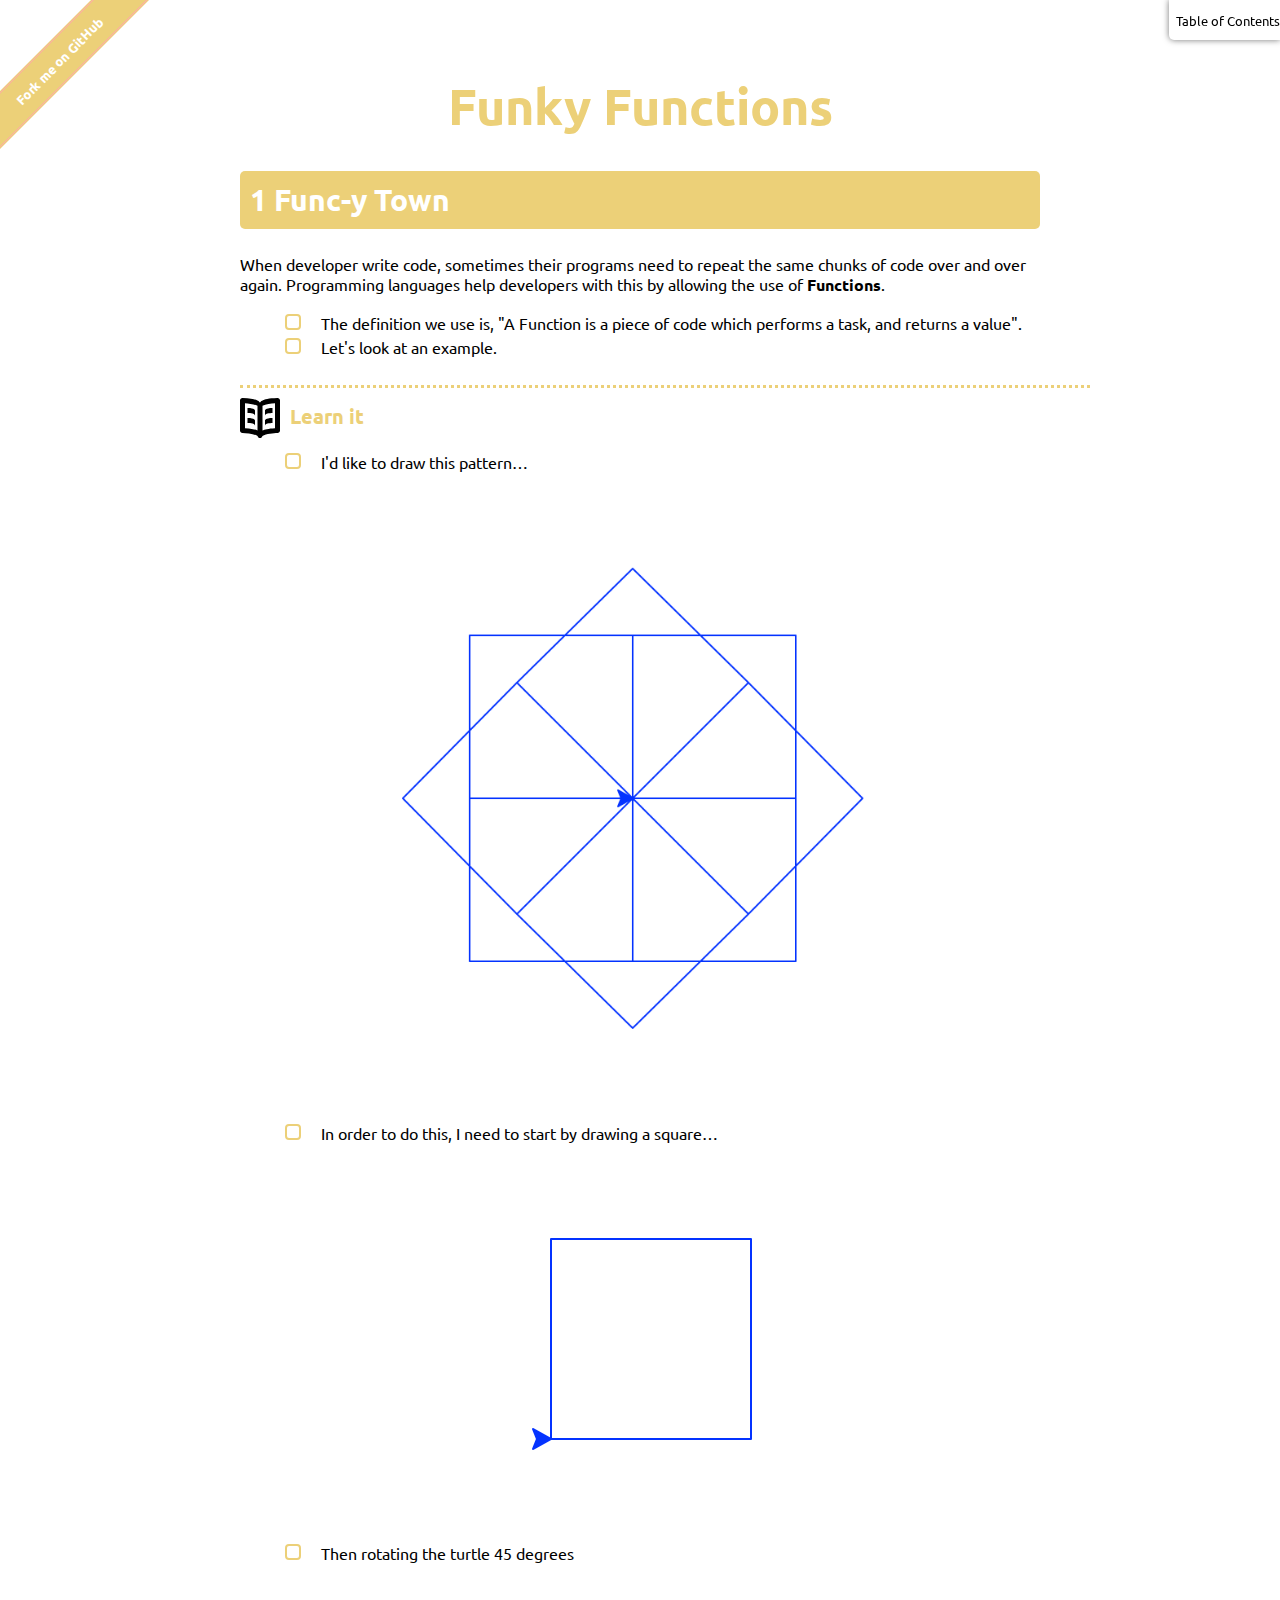
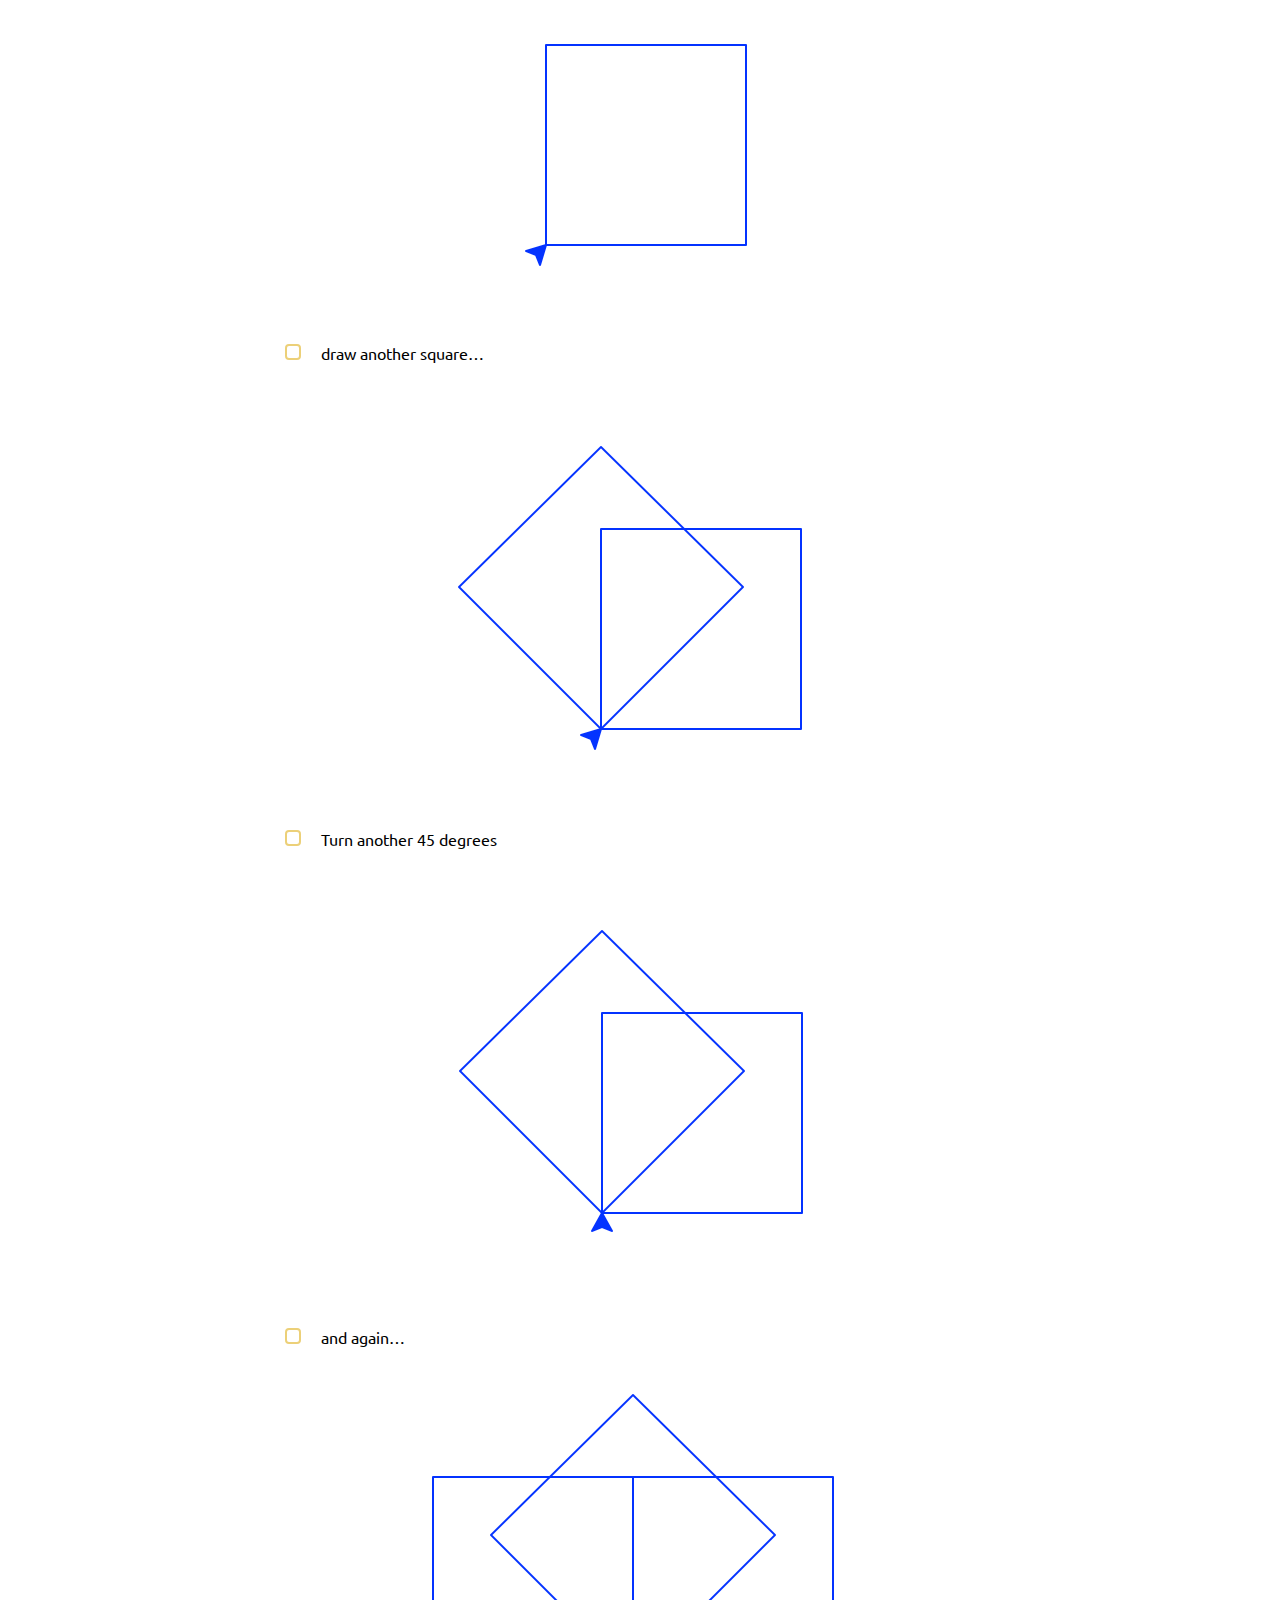
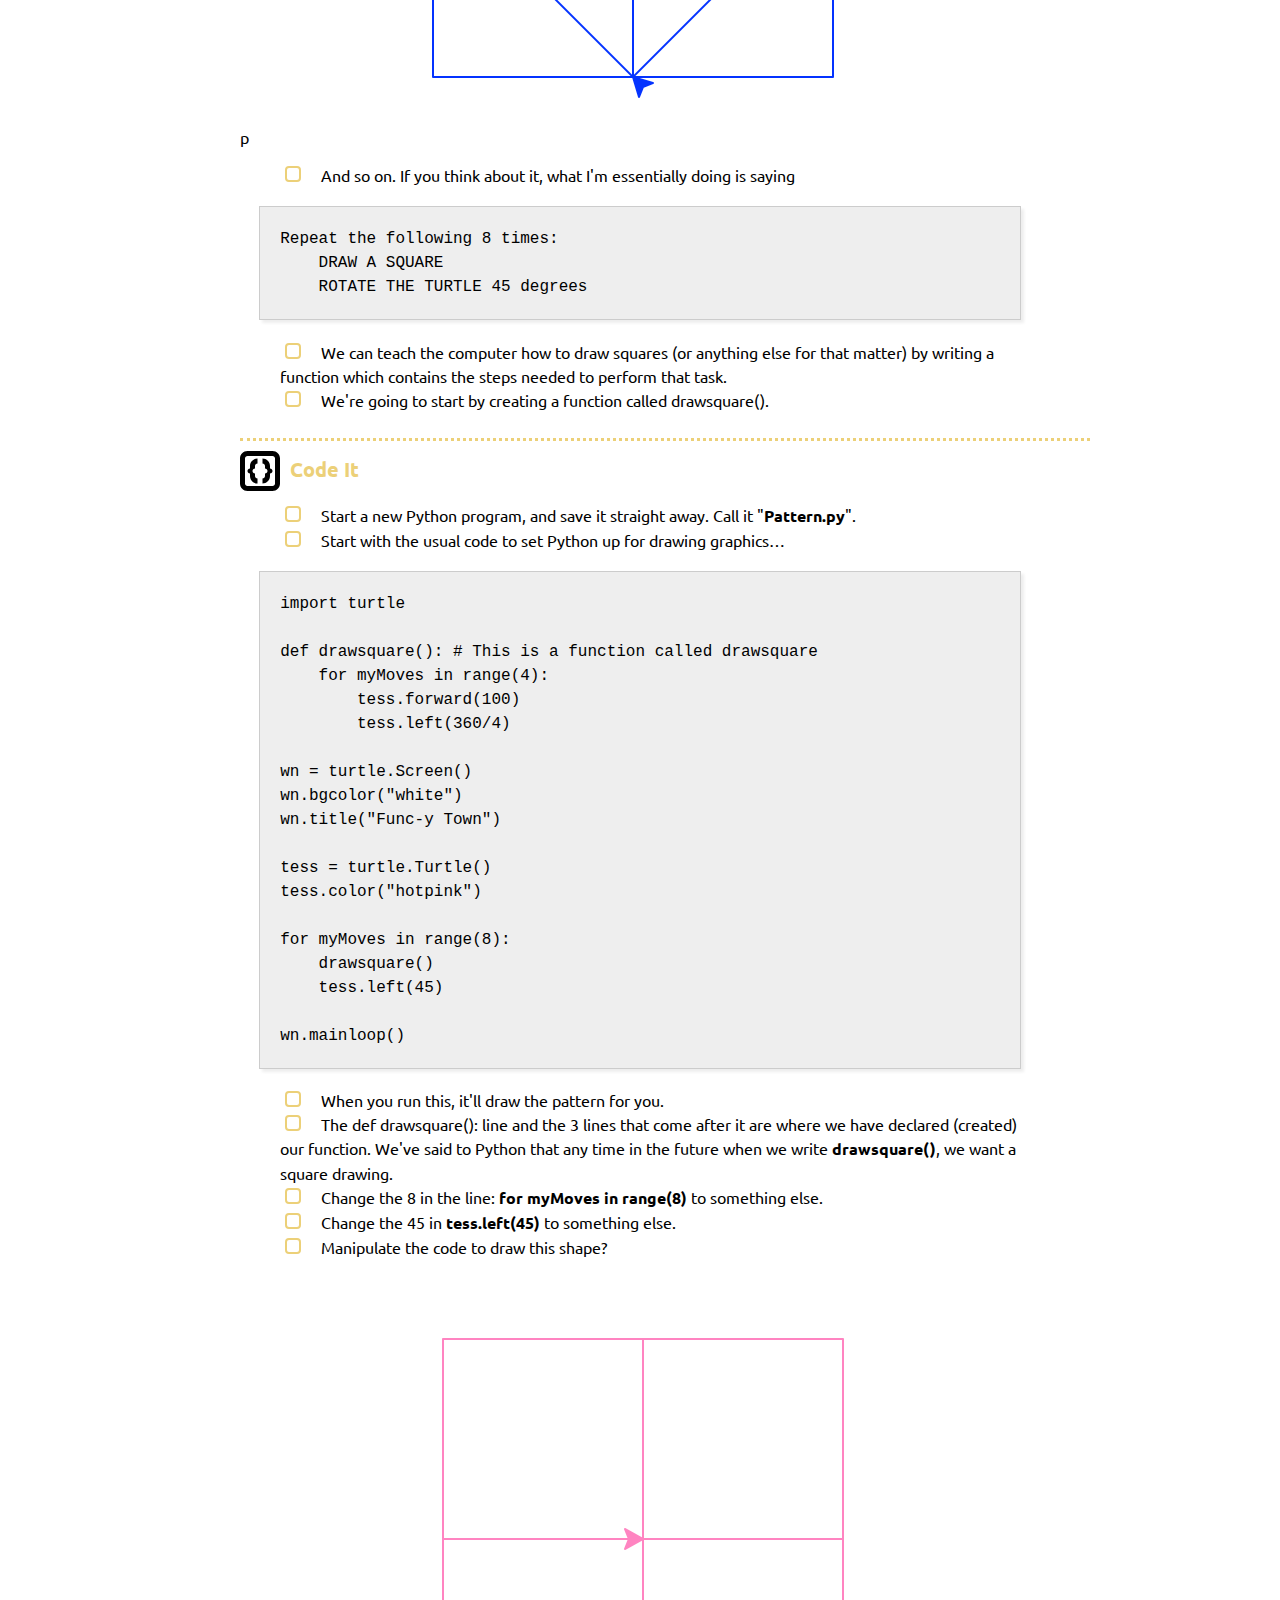
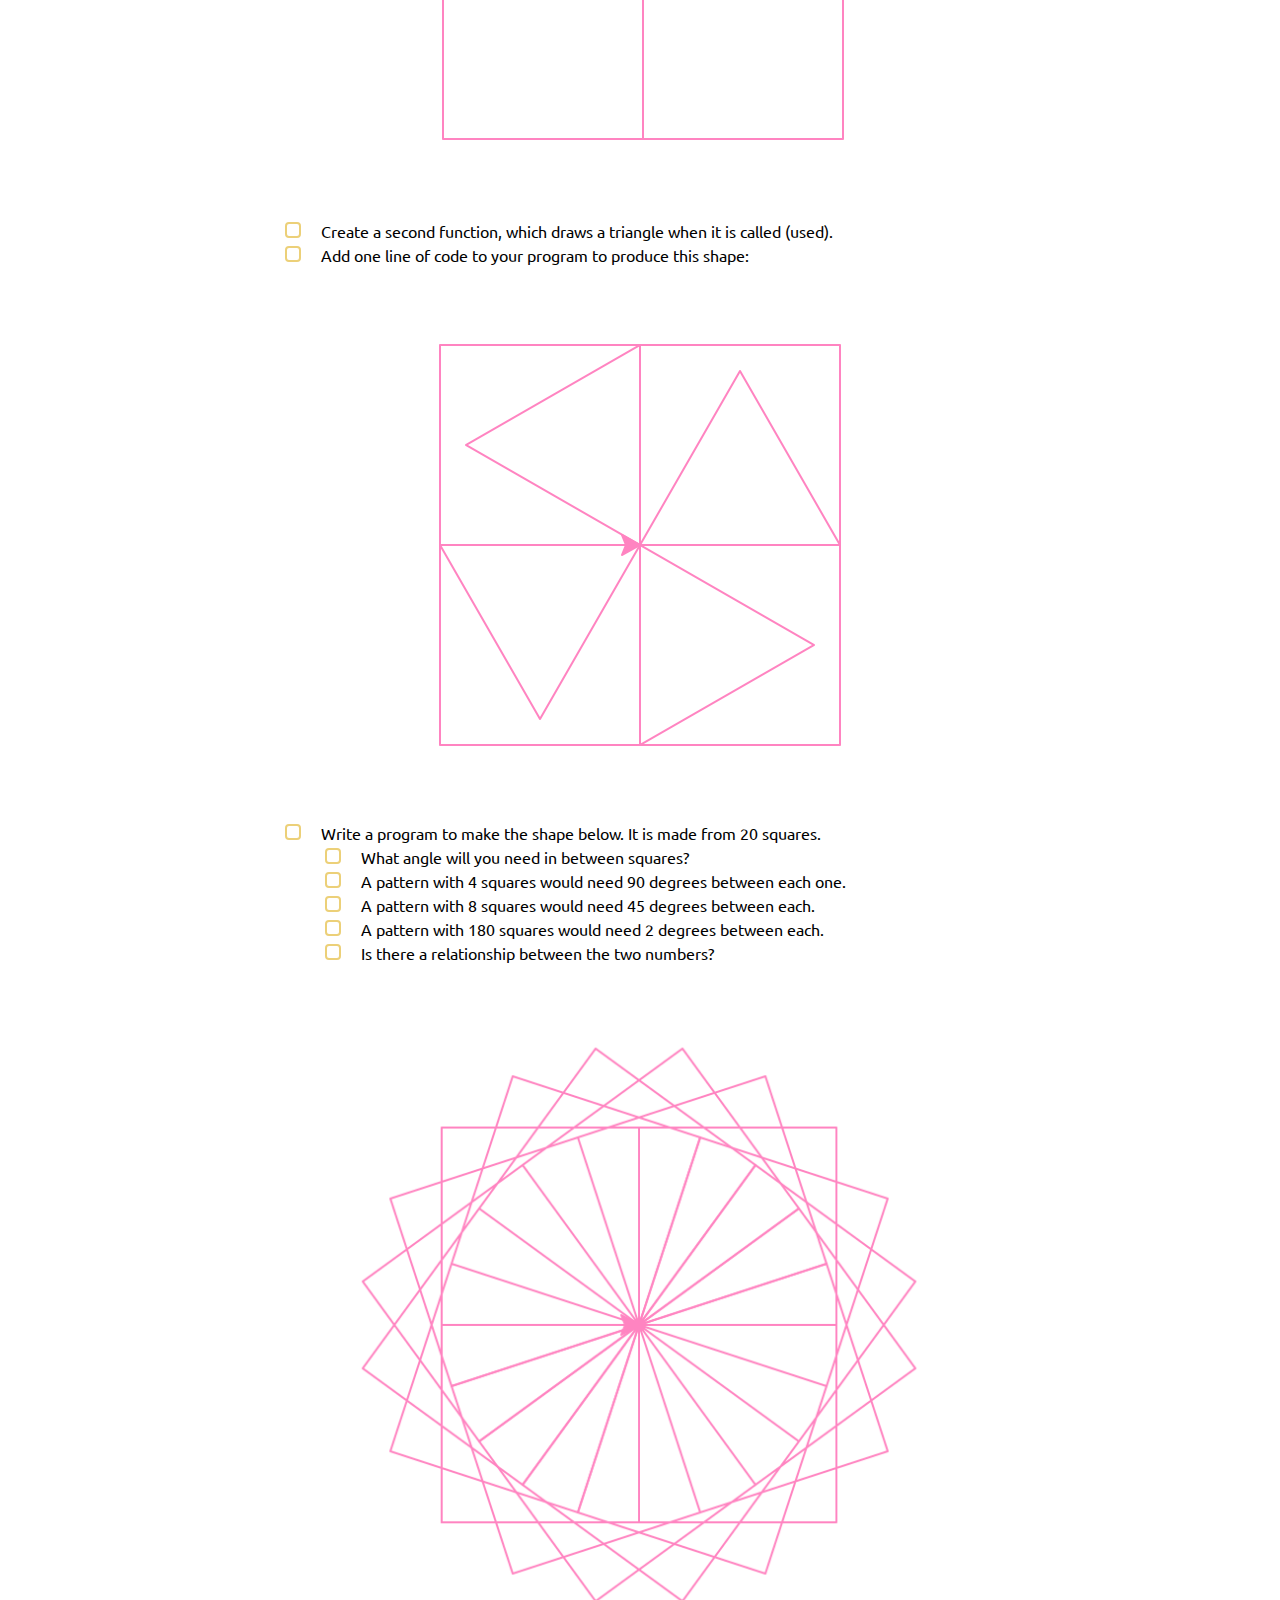
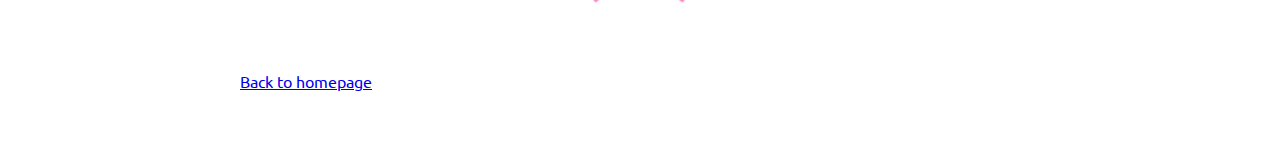
<file: step_3.html>
<?xml version="1.0" encoding="utf-8"?>
<!DOCTYPE html PUBLIC "-//W3C//DTD XHTML 1.0 Strict//EN"
"http://www.w3.org/TR/xhtml1/DTD/xhtml1-strict.dtd">
<html xmlns="http://www.w3.org/1999/xhtml" lang="en" xml:lang="en">
<head>
<title>Funky Functions</title>
<meta  http-equiv="Content-Type" content="text/html;charset=utf-8" />
<meta  name="generator" content="Org-mode" />
<style type="text/css">
 <!--/*--><![CDATA[/*><!--*/
  .title  { text-align: center; }
  .todo   { font-family: monospace; color: red; }
  .done   { color: green; }
  .tag    { background-color: #eee; font-family: monospace;
            padding: 2px; font-size: 80%; font-weight: normal; }
  .timestamp { color: #bebebe; }
  .timestamp-kwd { color: #5f9ea0; }
  .right  { margin-left: auto; margin-right: 0px;  text-align: right; }
  .left   { margin-left: 0px;  margin-right: auto; text-align: left; }
  .center { margin-left: auto; margin-right: auto; text-align: center; }
  .underline { text-decoration: underline; }
  #postamble p, #preamble p { font-size: 90%; margin: .2em; }
  p.verse { margin-left: 3%; }
  pre {
    border: 1px solid #ccc;
    box-shadow: 3px 3px 3px #eee;
    padding: 8pt;
    font-family: monospace;
    overflow: auto;
    margin: 1.2em;
  }
  pre.src {
    position: relative;
    overflow: visible;
    padding-top: 1.2em;
  }
  pre.src:before {
    display: none;
    position: absolute;
    background-color: white;
    top: -10px;
    right: 10px;
    padding: 3px;
    border: 1px solid black;
  }
  pre.src:hover:before { display: inline;}
  pre.src-sh:before    { content: 'sh'; }
  pre.src-bash:before  { content: 'sh'; }
  pre.src-emacs-lisp:before { content: 'Emacs Lisp'; }
  pre.src-R:before     { content: 'R'; }
  pre.src-perl:before  { content: 'Perl'; }
  pre.src-java:before  { content: 'Java'; }
  pre.src-sql:before   { content: 'SQL'; }

  table { border-collapse:collapse; }
  caption.t-above { caption-side: top; }
  caption.t-bottom { caption-side: bottom; }
  td, th { vertical-align:top;  }
  th.right  { text-align: center;  }
  th.left   { text-align: center;   }
  th.center { text-align: center; }
  td.right  { text-align: right;  }
  td.left   { text-align: left;   }
  td.center { text-align: center; }
  dt { font-weight: bold; }
  .footpara:nth-child(2) { display: inline; }
  .footpara { display: block; }
  .footdef  { margin-bottom: 1em; }
  .figure { padding: 1em; }
  .figure p { text-align: center; }
  .inlinetask {
    padding: 10px;
    border: 2px solid gray;
    margin: 10px;
    background: #ffffcc;
  }
  #org-div-home-and-up
   { text-align: right; font-size: 70%; white-space: nowrap; }
  textarea { overflow-x: auto; }
  .linenr { font-size: smaller }
  .code-highlighted { background-color: #ffff00; }
  .org-info-js_info-navigation { border-style: none; }
  #org-info-js_console-label
    { font-size: 10px; font-weight: bold; white-space: nowrap; }
  .org-info-js_search-highlight
    { background-color: #ffff00; color: #000000; font-weight: bold; }
  /*]]>*/-->
</style>
<link rel="stylesheet" type="text/css" href="css/styles.css"/>
<link href='http://fonts.googleapis.com/css?family=Ubuntu+Mono|Ubuntu' rel='stylesheet' type='text/css'>
<script type="text/javascript">
/*
@licstart  The following is the entire license notice for the
JavaScript code in this tag.

Copyright (C) 2012-2013 Free Software Foundation, Inc.

The JavaScript code in this tag is free software: you can
redistribute it and/or modify it under the terms of the GNU
General Public License (GNU GPL) as published by the Free Software
Foundation, either version 3 of the License, or (at your option)
any later version.  The code is distributed WITHOUT ANY WARRANTY;
without even the implied warranty of MERCHANTABILITY or FITNESS
FOR A PARTICULAR PURPOSE.  See the GNU GPL for more details.

As additional permission under GNU GPL version 3 section 7, you
may distribute non-source (e.g., minimized or compacted) forms of
that code without the copy of the GNU GPL normally required by
section 4, provided you include this license notice and a URL
through which recipients can access the Corresponding Source.


@licend  The above is the entire license notice
for the JavaScript code in this tag.
*/
<!--/*--><![CDATA[/*><!--*/
 function CodeHighlightOn(elem, id)
 {
   var target = document.getElementById(id);
   if(null != target) {
     elem.cacheClassElem = elem.className;
     elem.cacheClassTarget = target.className;
     target.className = "code-highlighted";
     elem.className   = "code-highlighted";
   }
 }
 function CodeHighlightOff(elem, id)
 {
   var target = document.getElementById(id);
   if(elem.cacheClassElem)
     elem.className = elem.cacheClassElem;
   if(elem.cacheClassTarget)
     target.className = elem.cacheClassTarget;
 }
/*]]>*///-->
</script>
</head>
<body>
<div id="content">
<h1 class="title">Funky Functions</h1>
<div id="table-of-contents">
<h2>Table of Contents</h2>
<div id="text-table-of-contents">
<ul>
<li><a href="#sec-1">1. Func-y Town</a>
<ul>
<li><a href="#sec-1-1">Learn it</a></li>
<li><a href="#sec-1-2">Code It</a></li>
</ul>
</li>
</ul>
</div>
</div>
<div class=ribbon>
<a href="https://github.com/stsb11/turtle">Fork me on GitHub</a>
</div>

<div id="outline-container-sec-1" class="outline-2 activity">
<h2 id="sec-1"><span class="section-number-2">1</span> Func-y Town</h2>
<div class="outline-text-2" id="text-1">
<p>
When developer write code, sometimes their programs need to repeat the same chunks of code over and over again. Programming languages help developers with this by allowing the use of <b><b>Functions</b></b>. 
</p>
<ul class="org-ul">
<li>The definition we use is, "A Function is a piece of code which performs a task, and returns a value". 
</li>
<li>Let's look at an example.
</li>
</ul>
</div>
<div id="outline-container-sec-1-1" class="outline-3 learn">
<h3 id="sec-1-1">Learn it</h3>
<div class="outline-text-3" id="text-1-1">
<ul class="org-ul">
<li>I'd like to draw this pattern&#x2026;
</li>
</ul>

<div class="figure">
<p><img src="./img/pattern1.png" alt="pattern1.png" />
</p>
</div>
<ul class="org-ul">
<li>In order to do this, I need to start by drawing a square&#x2026;
</li>
</ul>

<div class="figure">
<p><img src="./img/pattern1a.png" alt="pattern1a.png" />
</p>
</div>
<ul class="org-ul">
<li>Then rotating the turtle 45 degrees
</li>
</ul>

<div class="figure">
<p><img src="./img/pattern1b.png" alt="pattern1b.png" />
</p>
</div>
<ul class="org-ul">
<li>draw another square&#x2026;
</li>
</ul>

<div class="figure">
<p><img src="./img/pattern1c.png" alt="pattern1c.png" />
</p>
</div>
<ul class="org-ul">
<li>Turn another 45 degrees
</li>
</ul>

<div class="figure">
<p><img src="./img/pattern1d.png" alt="pattern1d.png" />
</p>
</div>
<ul class="org-ul">
<li>and again&#x2026;
</li>
</ul>
<p>
<img src="./img/pattern1e.png" alt="pattern1e.png" />p
</p>

<ul class="org-ul">
<li>And so on. If you think about it, what I'm essentially doing is saying
</li>
</ul>
<pre class="example">
Repeat the following 8 times:
    DRAW A SQUARE
    ROTATE THE TURTLE 45 degrees
</pre>

<ul class="org-ul">
<li>We can teach the computer how to draw squares (or anything else for that matter) by writing a function which contains the steps needed to perform that task.
</li>
<li>We're going to start by creating a function called drawsquare().
</li>
</ul>
</div>
</div>

<div id="outline-container-sec-1-2" class="outline-3 code">
<h3 id="sec-1-2">Code It</h3>
<div class="outline-text-3" id="text-1-2">
<ul class="org-ul">
<li>Start a new Python program, and save it straight away. Call it "<b><b>Pattern.py</b></b>".
</li>
<li>Start with the usual code to set Python up for drawing graphics&#x2026;
</li>
</ul>

<pre class="example">
import turtle

def drawsquare(): # This is a function called drawsquare
    for myMoves in range(4):
        tess.forward(100)
        tess.left(360/4)
        
wn = turtle.Screen()
wn.bgcolor("white") 
wn.title("Func-y Town")

tess = turtle.Turtle()
tess.color("hotpink")
        
for myMoves in range(8):
    drawsquare()
    tess.left(45)
        
wn.mainloop()
</pre>

<ul class="org-ul">
<li>When you run this, it'll draw the pattern for you. 
</li>
<li>The def drawsquare(): line and the 3 lines that come after it are where we have declared (created) our function. We've said to Python that any time in the future when we write <b><b>drawsquare()</b></b>, we want a square drawing. 
</li>
<li>Change the 8 in the line: <b><b>for myMoves in range(8)</b></b> to something else.
</li>
<li>Change the 45 in <b><b>tess.left(45)</b></b> to something else. 
</li>
<li>Manipulate the code to draw this shape?
</li>
</ul>

<div class="figure">
<p><img src="./img/pattern2.png" alt="pattern2.png" />
</p>
</div>

<ul class="org-ul">
<li>Create a second function, which draws a triangle when it is called (used).
</li>
<li>Add one line of code to your program to produce this shape:
</li>
</ul>

<div class="figure">
<p><img src="./img/pattern2a.png" alt="pattern2a.png" />
</p>
</div>
<ul class="org-ul">
<li>Write a program to make the shape below. It is made from 20 squares.
<ul class="org-ul">
<li>What angle will you need in between squares? 
</li>
<li>A pattern with 4 squares would need 90 degrees between each one.
</li>
<li>A pattern with 8 squares would need 45 degrees between each.
</li>
<li>A pattern with 180 squares would need 2 degrees between each. 
</li>
<li>Is there a relationship between the two numbers?
</li>
</ul>
</li>
</ul>

<div class="figure">
<p><img src="./img/pattern3.png" alt="pattern3.png" />
</p>
</div>

<p>
<a href="./index.html">Back to homepage</a>
</p>
</div>
</div>
</div>
</div>
<div id="postamble" class="status">
<p class="validation"></p>
</div>
</body>
</html>
</file>
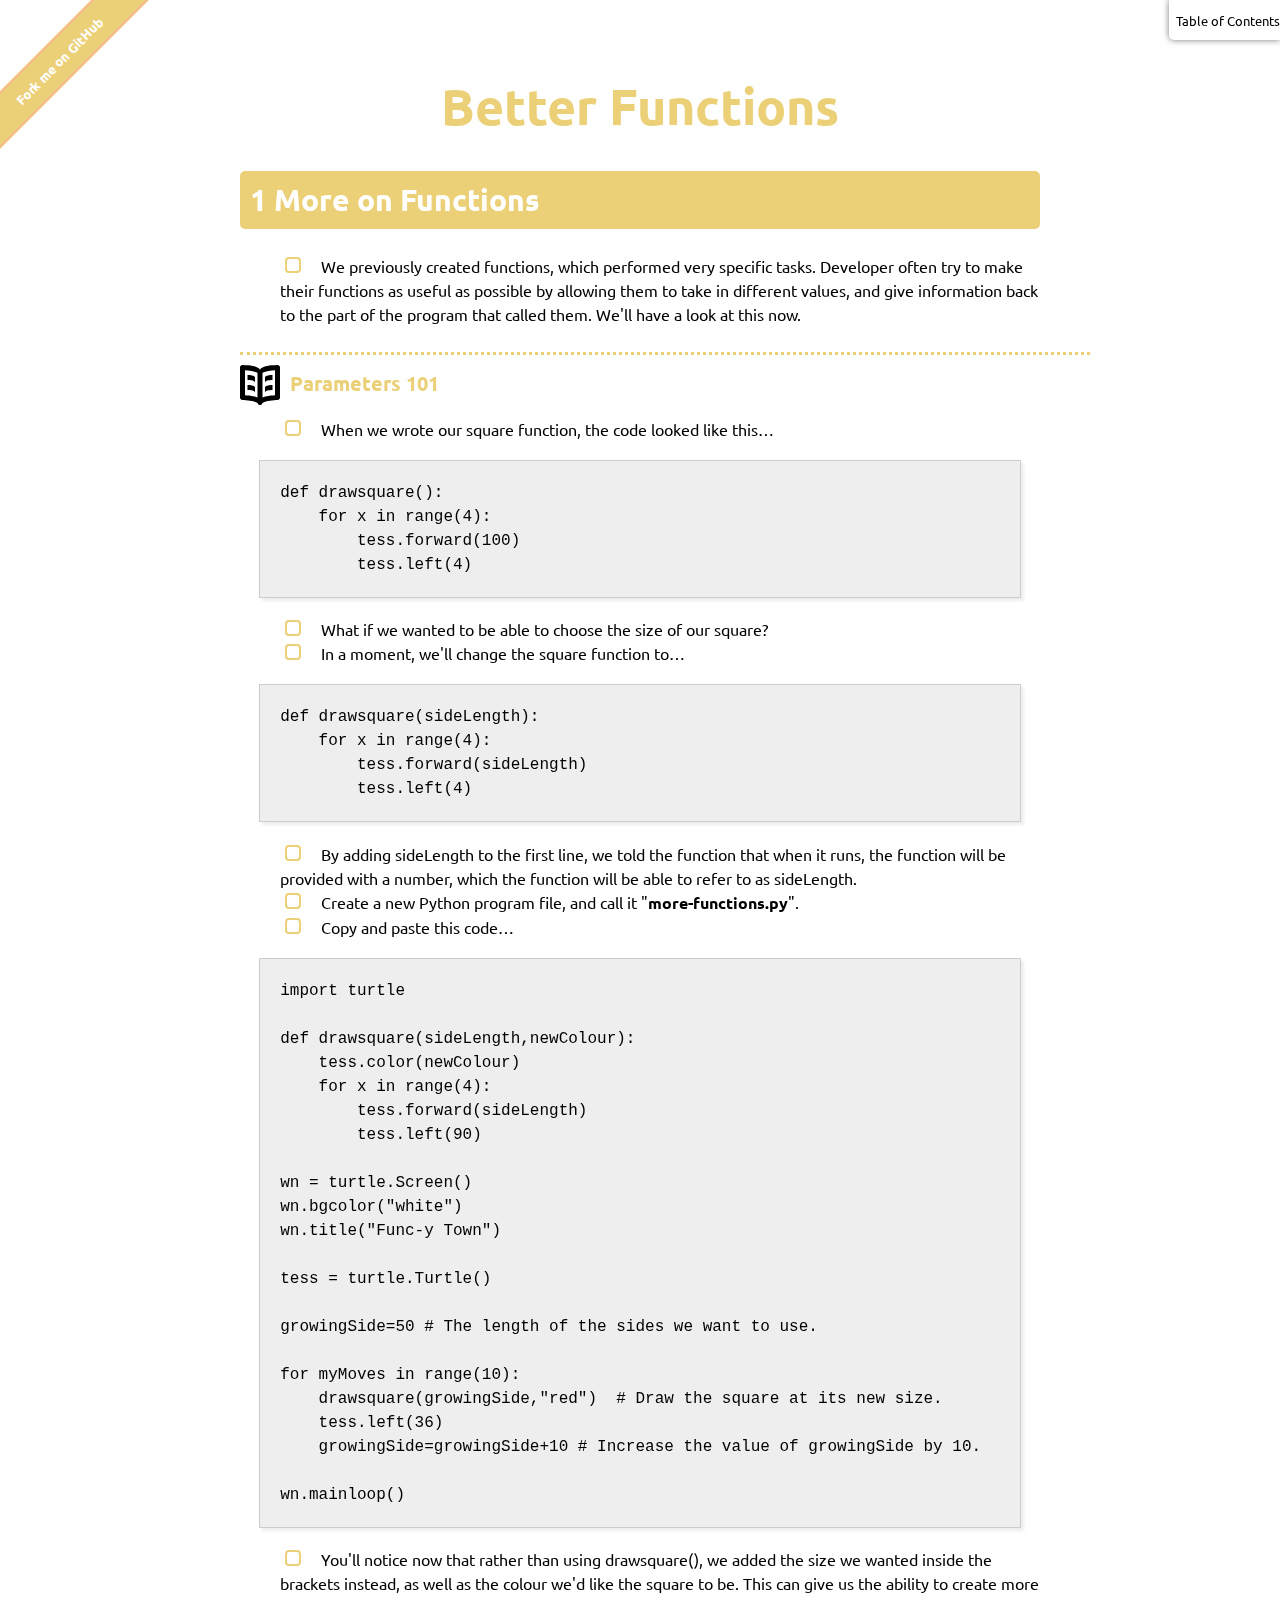
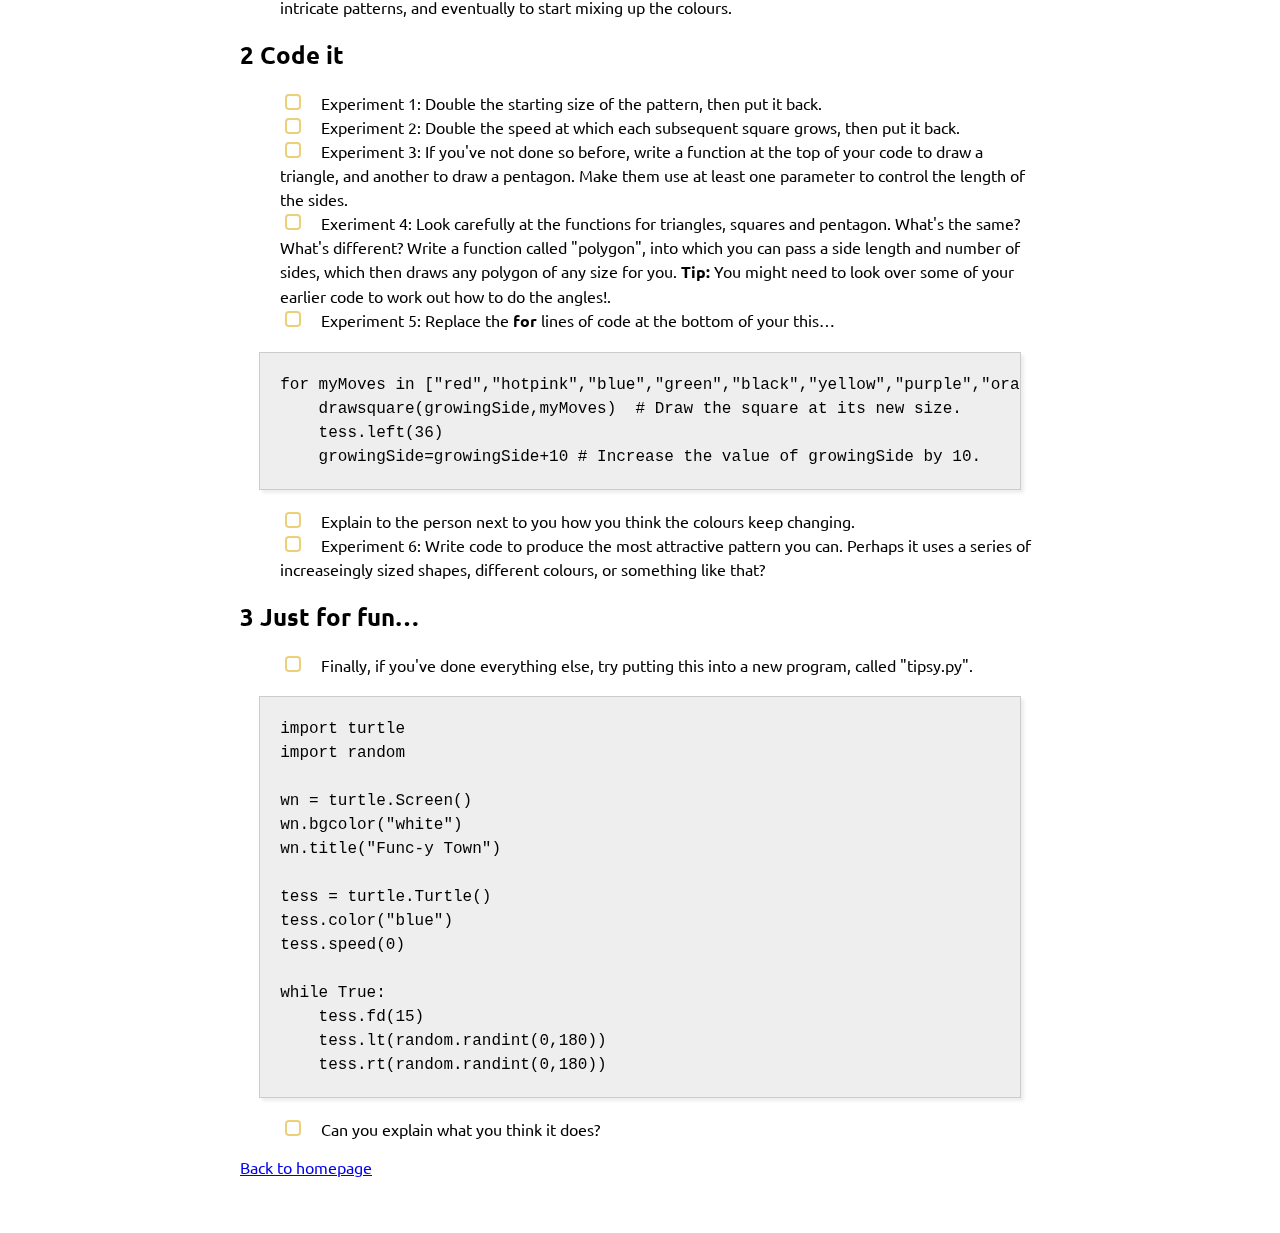
<file: step_4.html>
<?xml version="1.0" encoding="utf-8"?>
<!DOCTYPE html PUBLIC "-//W3C//DTD XHTML 1.0 Strict//EN"
"http://www.w3.org/TR/xhtml1/DTD/xhtml1-strict.dtd">
<html xmlns="http://www.w3.org/1999/xhtml" lang="en" xml:lang="en">
<head>
<title>Better Functions</title>
<meta  http-equiv="Content-Type" content="text/html;charset=utf-8" />
<meta  name="generator" content="Org-mode" />
<style type="text/css">
 <!--/*--><![CDATA[/*><!--*/
  .title  { text-align: center; }
  .todo   { font-family: monospace; color: red; }
  .done   { color: green; }
  .tag    { background-color: #eee; font-family: monospace;
            padding: 2px; font-size: 80%; font-weight: normal; }
  .timestamp { color: #bebebe; }
  .timestamp-kwd { color: #5f9ea0; }
  .right  { margin-left: auto; margin-right: 0px;  text-align: right; }
  .left   { margin-left: 0px;  margin-right: auto; text-align: left; }
  .center { margin-left: auto; margin-right: auto; text-align: center; }
  .underline { text-decoration: underline; }
  #postamble p, #preamble p { font-size: 90%; margin: .2em; }
  p.verse { margin-left: 3%; }
  pre {
    border: 1px solid #ccc;
    box-shadow: 3px 3px 3px #eee;
    padding: 8pt;
    font-family: monospace;
    overflow: auto;
    margin: 1.2em;
  }
  pre.src {
    position: relative;
    overflow: visible;
    padding-top: 1.2em;
  }
  pre.src:before {
    display: none;
    position: absolute;
    background-color: white;
    top: -10px;
    right: 10px;
    padding: 3px;
    border: 1px solid black;
  }
  pre.src:hover:before { display: inline;}
  pre.src-sh:before    { content: 'sh'; }
  pre.src-bash:before  { content: 'sh'; }
  pre.src-emacs-lisp:before { content: 'Emacs Lisp'; }
  pre.src-R:before     { content: 'R'; }
  pre.src-perl:before  { content: 'Perl'; }
  pre.src-java:before  { content: 'Java'; }
  pre.src-sql:before   { content: 'SQL'; }

  table { border-collapse:collapse; }
  caption.t-above { caption-side: top; }
  caption.t-bottom { caption-side: bottom; }
  td, th { vertical-align:top;  }
  th.right  { text-align: center;  }
  th.left   { text-align: center;   }
  th.center { text-align: center; }
  td.right  { text-align: right;  }
  td.left   { text-align: left;   }
  td.center { text-align: center; }
  dt { font-weight: bold; }
  .footpara:nth-child(2) { display: inline; }
  .footpara { display: block; }
  .footdef  { margin-bottom: 1em; }
  .figure { padding: 1em; }
  .figure p { text-align: center; }
  .inlinetask {
    padding: 10px;
    border: 2px solid gray;
    margin: 10px;
    background: #ffffcc;
  }
  #org-div-home-and-up
   { text-align: right; font-size: 70%; white-space: nowrap; }
  textarea { overflow-x: auto; }
  .linenr { font-size: smaller }
  .code-highlighted { background-color: #ffff00; }
  .org-info-js_info-navigation { border-style: none; }
  #org-info-js_console-label
    { font-size: 10px; font-weight: bold; white-space: nowrap; }
  .org-info-js_search-highlight
    { background-color: #ffff00; color: #000000; font-weight: bold; }
  /*]]>*/-->
</style>
<link rel="stylesheet" type="text/css" href="css/styles.css"/>
<link href='http://fonts.googleapis.com/css?family=Ubuntu+Mono|Ubuntu' rel='stylesheet' type='text/css'>
<script type="text/javascript">
/*
@licstart  The following is the entire license notice for the
JavaScript code in this tag.

Copyright (C) 2012-2013 Free Software Foundation, Inc.

The JavaScript code in this tag is free software: you can
redistribute it and/or modify it under the terms of the GNU
General Public License (GNU GPL) as published by the Free Software
Foundation, either version 3 of the License, or (at your option)
any later version.  The code is distributed WITHOUT ANY WARRANTY;
without even the implied warranty of MERCHANTABILITY or FITNESS
FOR A PARTICULAR PURPOSE.  See the GNU GPL for more details.

As additional permission under GNU GPL version 3 section 7, you
may distribute non-source (e.g., minimized or compacted) forms of
that code without the copy of the GNU GPL normally required by
section 4, provided you include this license notice and a URL
through which recipients can access the Corresponding Source.


@licend  The above is the entire license notice
for the JavaScript code in this tag.
*/
<!--/*--><![CDATA[/*><!--*/
 function CodeHighlightOn(elem, id)
 {
   var target = document.getElementById(id);
   if(null != target) {
     elem.cacheClassElem = elem.className;
     elem.cacheClassTarget = target.className;
     target.className = "code-highlighted";
     elem.className   = "code-highlighted";
   }
 }
 function CodeHighlightOff(elem, id)
 {
   var target = document.getElementById(id);
   if(elem.cacheClassElem)
     elem.className = elem.cacheClassElem;
   if(elem.cacheClassTarget)
     target.className = elem.cacheClassTarget;
 }
/*]]>*///-->
</script>
</head>
<body>
<div id="content">
<h1 class="title">Better Functions</h1>
<div id="table-of-contents">
<h2>Table of Contents</h2>
<div id="text-table-of-contents">
<ul>
<li><a href="#sec-1">1. More on Functions</a>
<ul>
<li><a href="#sec-1-1">Parameters 101</a></li>
</ul>
</li>
<li><a href="#sec-2">2. Code it</a></li>
<li><a href="#sec-3">3. Just for fun&#x2026;</a></li>
</ul>
</div>
</div>
<div class=ribbon>
<a href="https://github.com/stsb11/turtle">Fork me on GitHub</a>
</div>

<div id="outline-container-sec-1" class="outline-2 activity">
<h2 id="sec-1"><span class="section-number-2">1</span> More on Functions</h2>
<div class="outline-text-2" id="text-1">
<ul class="org-ul">
<li>We previously created functions, which performed very specific tasks. Developer often try to make their functions as useful as possible by allowing them to take in different values, and give information back to the part of the program that called them. We'll have a look at this now.
</li>
</ul>
</div>

<div id="outline-container-sec-1-1" class="outline-3 learn">
<h3 id="sec-1-1">Parameters 101</h3>
<div class="outline-text-3" id="text-1-1">
<ul class="org-ul">
<li>When we wrote our square function, the code looked like this&#x2026;
</li>
</ul>

<pre class="example">
def drawsquare():
    for x in range(4):
        tess.forward(100)
        tess.left(4)
</pre>
<ul class="org-ul">
<li>What if we wanted to be able to choose the size of our square?
</li>
<li>In a moment, we'll change the square function to&#x2026;
</li>
</ul>
<pre class="example">
def drawsquare(sideLength):
    for x in range(4):
        tess.forward(sideLength)
        tess.left(4)
</pre>
<ul class="org-ul">
<li>By adding sideLength to the first line, we told the function that when it runs, the function will be provided with a number, which the function will be able to refer to as sideLength. 
</li>
<li>Create a new Python program file, and call it "<b><b>more-functions.py</b></b>".
</li>
<li>Copy and paste this code&#x2026;
</li>
</ul>
<pre class="example">
import turtle

def drawsquare(sideLength,newColour):
    tess.color(newColour)
    for x in range(4):
        tess.forward(sideLength)
        tess.left(90)
        
wn = turtle.Screen()
wn.bgcolor("white") 
wn.title("Func-y Town")

tess = turtle.Turtle()

growingSide=50 # The length of the sides we want to use.

for myMoves in range(10):
    drawsquare(growingSide,"red")  # Draw the square at its new size.
    tess.left(36)
    growingSide=growingSide+10 # Increase the value of growingSide by 10.

wn.mainloop()
</pre>
<ul class="org-ul">
<li>You'll notice now that rather than using drawsquare(), we added the size we wanted inside the brackets instead, as well as the colour we'd like the square to be. This can give us the ability to create more intricate patterns, and eventually to start mixing up the colours.
</li>
</ul>
</div>
</div>
</div>

<div id="outline-container-sec-2" class="outline-2 code">
<h2 id="sec-2"><span class="section-number-2">2</span> Code it</h2>
<div class="outline-text-2" id="text-2">
<ul class="org-ul">
<li>Experiment 1: Double the starting size of the pattern, then put it back.
</li>
<li>Experiment 2: Double the speed at which each subsequent square grows, then put it back.
</li>
<li>Experiment 3: If you've not done so before, write a function at the top of your code to draw a triangle, and another to draw a pentagon. Make them use at least one parameter to control the length of the sides. 
</li>
<li>Exeriment 4: Look carefully at the functions for triangles, squares and pentagon. What's the same? What's different? Write a function called "polygon", into which you can pass a side length and number of sides, which then draws any polygon of any size for you. <b><b>Tip:</b></b> You might need to look over some of your earlier code to work out how to do the angles!. 
</li>
<li>Experiment 5: Replace the <b><b>for</b></b> lines of code at the bottom of your this&#x2026;
</li>
</ul>

<pre class="example">
for myMoves in ["red","hotpink","blue","green","black","yellow","purple","orange","lightgreen","lightblue"]:
    drawsquare(growingSide,myMoves)  # Draw the square at its new size.
    tess.left(36)
    growingSide=growingSide+10 # Increase the value of growingSide by 10.
</pre>
<ul class="org-ul">
<li>Explain to the person next to you how you think the colours keep changing.
</li>
<li>Experiment 6: Write code to produce the most attractive pattern you can. Perhaps it uses a series of increaseingly sized shapes, different colours, or something like that?
</li>
</ul>
</div>
</div>


<div id="outline-container-sec-3" class="outline-2 code">
<h2 id="sec-3"><span class="section-number-2">3</span> Just for fun&#x2026;</h2>
<div class="outline-text-2" id="text-3">
<ul class="org-ul">
<li>Finally, if you've done everything else, try putting this into a new program, called "tipsy.py".
</li>
</ul>

<pre class="example">
import turtle
import random
        
wn = turtle.Screen()
wn.bgcolor("white") 
wn.title("Func-y Town")

tess = turtle.Turtle()
tess.color("blue")
tess.speed(0)

while True:
    tess.fd(15)
    tess.lt(random.randint(0,180))
    tess.rt(random.randint(0,180))
</pre>

<ul class="org-ul">
<li>Can you explain what you think it does?
</li>
</ul>

<p>
<a href="./index.html">Back to homepage</a>
</p>
</div>
</div>
</div>
<div id="postamble" class="status">
<p class="validation"></p>
</div>
</body>
</html>
</file>
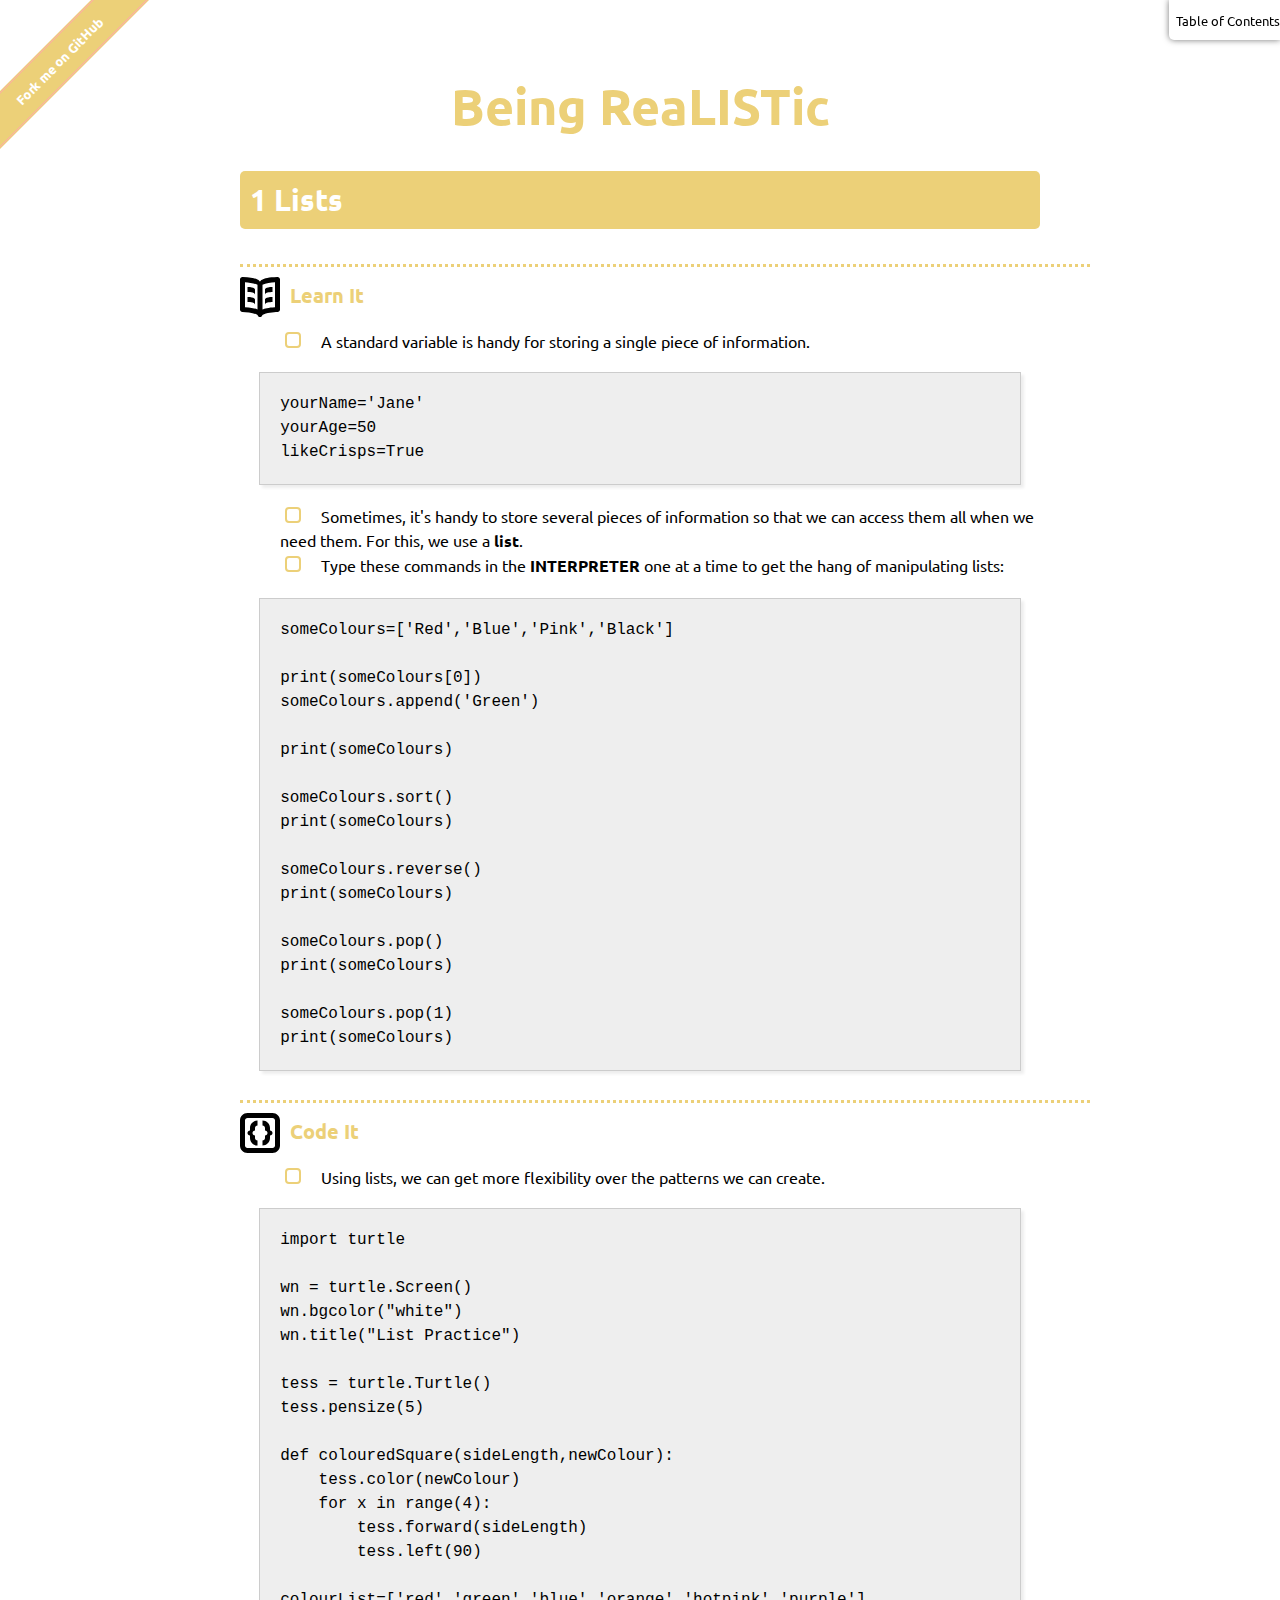
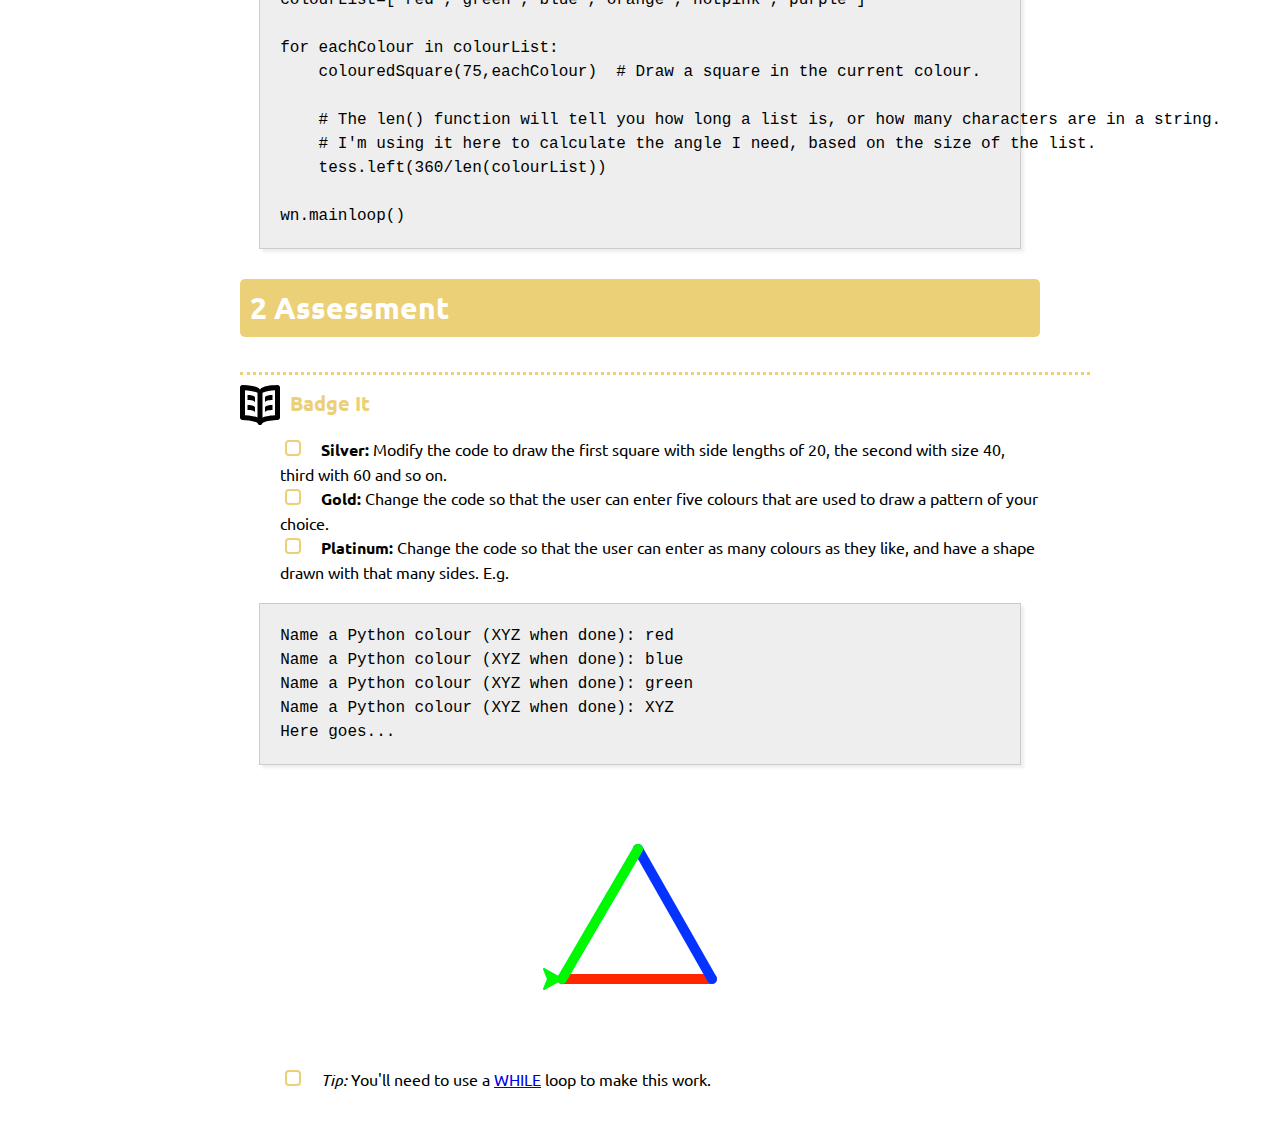
<file: step_5.html>
<?xml version="1.0" encoding="utf-8"?>
<!DOCTYPE html PUBLIC "-//W3C//DTD XHTML 1.0 Strict//EN"
"http://www.w3.org/TR/xhtml1/DTD/xhtml1-strict.dtd">
<html xmlns="http://www.w3.org/1999/xhtml" lang="en" xml:lang="en">
<head>
<title>Being ReaLISTic</title>
<meta  http-equiv="Content-Type" content="text/html;charset=utf-8" />
<meta  name="generator" content="Org-mode" />
<style type="text/css">
 <!--/*--><![CDATA[/*><!--*/
  .title  { text-align: center; }
  .todo   { font-family: monospace; color: red; }
  .done   { color: green; }
  .tag    { background-color: #eee; font-family: monospace;
            padding: 2px; font-size: 80%; font-weight: normal; }
  .timestamp { color: #bebebe; }
  .timestamp-kwd { color: #5f9ea0; }
  .right  { margin-left: auto; margin-right: 0px;  text-align: right; }
  .left   { margin-left: 0px;  margin-right: auto; text-align: left; }
  .center { margin-left: auto; margin-right: auto; text-align: center; }
  .underline { text-decoration: underline; }
  #postamble p, #preamble p { font-size: 90%; margin: .2em; }
  p.verse { margin-left: 3%; }
  pre {
    border: 1px solid #ccc;
    box-shadow: 3px 3px 3px #eee;
    padding: 8pt;
    font-family: monospace;
    overflow: auto;
    margin: 1.2em;
  }
  pre.src {
    position: relative;
    overflow: visible;
    padding-top: 1.2em;
  }
  pre.src:before {
    display: none;
    position: absolute;
    background-color: white;
    top: -10px;
    right: 10px;
    padding: 3px;
    border: 1px solid black;
  }
  pre.src:hover:before { display: inline;}
  pre.src-sh:before    { content: 'sh'; }
  pre.src-bash:before  { content: 'sh'; }
  pre.src-emacs-lisp:before { content: 'Emacs Lisp'; }
  pre.src-R:before     { content: 'R'; }
  pre.src-perl:before  { content: 'Perl'; }
  pre.src-java:before  { content: 'Java'; }
  pre.src-sql:before   { content: 'SQL'; }

  table { border-collapse:collapse; }
  caption.t-above { caption-side: top; }
  caption.t-bottom { caption-side: bottom; }
  td, th { vertical-align:top;  }
  th.right  { text-align: center;  }
  th.left   { text-align: center;   }
  th.center { text-align: center; }
  td.right  { text-align: right;  }
  td.left   { text-align: left;   }
  td.center { text-align: center; }
  dt { font-weight: bold; }
  .footpara:nth-child(2) { display: inline; }
  .footpara { display: block; }
  .footdef  { margin-bottom: 1em; }
  .figure { padding: 1em; }
  .figure p { text-align: center; }
  .inlinetask {
    padding: 10px;
    border: 2px solid gray;
    margin: 10px;
    background: #ffffcc;
  }
  #org-div-home-and-up
   { text-align: right; font-size: 70%; white-space: nowrap; }
  textarea { overflow-x: auto; }
  .linenr { font-size: smaller }
  .code-highlighted { background-color: #ffff00; }
  .org-info-js_info-navigation { border-style: none; }
  #org-info-js_console-label
    { font-size: 10px; font-weight: bold; white-space: nowrap; }
  .org-info-js_search-highlight
    { background-color: #ffff00; color: #000000; font-weight: bold; }
  /*]]>*/-->
</style>
<link rel="stylesheet" type="text/css" href="css/styles.css"/>
<link href='http://fonts.googleapis.com/css?family=Ubuntu+Mono|Ubuntu' rel='stylesheet' type='text/css'>
<script type="text/javascript">
/*
@licstart  The following is the entire license notice for the
JavaScript code in this tag.

Copyright (C) 2012-2013 Free Software Foundation, Inc.

The JavaScript code in this tag is free software: you can
redistribute it and/or modify it under the terms of the GNU
General Public License (GNU GPL) as published by the Free Software
Foundation, either version 3 of the License, or (at your option)
any later version.  The code is distributed WITHOUT ANY WARRANTY;
without even the implied warranty of MERCHANTABILITY or FITNESS
FOR A PARTICULAR PURPOSE.  See the GNU GPL for more details.

As additional permission under GNU GPL version 3 section 7, you
may distribute non-source (e.g., minimized or compacted) forms of
that code without the copy of the GNU GPL normally required by
section 4, provided you include this license notice and a URL
through which recipients can access the Corresponding Source.


@licend  The above is the entire license notice
for the JavaScript code in this tag.
*/
<!--/*--><![CDATA[/*><!--*/
 function CodeHighlightOn(elem, id)
 {
   var target = document.getElementById(id);
   if(null != target) {
     elem.cacheClassElem = elem.className;
     elem.cacheClassTarget = target.className;
     target.className = "code-highlighted";
     elem.className   = "code-highlighted";
   }
 }
 function CodeHighlightOff(elem, id)
 {
   var target = document.getElementById(id);
   if(elem.cacheClassElem)
     elem.className = elem.cacheClassElem;
   if(elem.cacheClassTarget)
     target.className = elem.cacheClassTarget;
 }
/*]]>*///-->
</script>
</head>
<body>
<div id="content">
<h1 class="title">Being ReaLISTic</h1>
<div id="table-of-contents">
<h2>Table of Contents</h2>
<div id="text-table-of-contents">
<ul>
<li><a href="#sec-1">1. Lists</a>
<ul>
<li><a href="#sec-1-1">Learn It</a></li>
<li><a href="#sec-1-2">Code It</a></li>
</ul>
</li>
<li><a href="#sec-2">2. Assessment</a>
<ul>
<li><a href="#sec-2-1">Badge It</a></li>
</ul>
</li>
</ul>
</div>
</div>
<div class=ribbon>
<a href="https://github.com/stsb11/turtle">Fork me on GitHub</a>
</div>

<div id="outline-container-sec-1" class="outline-2 activity">
<h2 id="sec-1"><span class="section-number-2">1</span> Lists</h2>
<div class="outline-text-2" id="text-1">
</div>
<div id="outline-container-sec-1-1" class="outline-3 learn">
<h3 id="sec-1-1">Learn It</h3>
<div class="outline-text-3" id="text-1-1">
<ul class="org-ul">
<li>A standard variable is handy for storing a single piece of information.
</li>
</ul>
<div class="org-src-container">

<pre class="src src-python">yourName='Jane'
yourAge=50
likeCrisps=True
</pre>
</div>

<ul class="org-ul">
<li>Sometimes, it's handy to store several pieces of information so that we can access them all when we need them. For this, we use a <b>list</b>. 
</li>
<li>Type these commands in the <b>INTERPRETER</b> one at a time to get the hang of manipulating lists:
</li>
</ul>
<div class="org-src-container">

<pre class="src src-python">someColours=['Red','Blue','Pink','Black']

print(someColours[0])
someColours.append('Green')

print(someColours)

someColours.sort()
print(someColours)

someColours.reverse()
print(someColours)

someColours.pop()
print(someColours)

someColours.pop(1)
print(someColours)
</pre>
</div>
</div>
</div>
<div id="outline-container-sec-1-2" class="outline-3 code">
<h3 id="sec-1-2">Code It</h3>
<div class="outline-text-3" id="text-1-2">
<ul class="org-ul">
<li>Using lists, we can get more flexibility over the patterns we can create. 
</li>
</ul>
<div class="org-src-container">

<pre class="src src-python">import turtle

wn = turtle.Screen()
wn.bgcolor("white") 
wn.title("List Practice")

tess = turtle.Turtle()
tess.pensize(5)

def colouredSquare(sideLength,newColour):
    tess.color(newColour)
    for x in range(4):
	tess.forward(sideLength)
	tess.left(90)

colourList=['red','green','blue','orange','hotpink','purple']

for eachColour in colourList:
    colouredSquare(75,eachColour)  # Draw a square in the current colour.

    # The len() function will tell you how long a list is, or how many characters are in a string.
    # I'm using it here to calculate the angle I need, based on the size of the list.
    tess.left(360/len(colourList))

wn.mainloop()
</pre>
</div>
</div>
</div>
</div>

<div id="outline-container-sec-2" class="outline-2 activity">
<h2 id="sec-2"><span class="section-number-2">2</span> Assessment</h2>
<div class="outline-text-2" id="text-2">
</div>
<div id="outline-container-sec-2-1" class="outline-3 learn">
<h3 id="sec-2-1">Badge It</h3>
<div class="outline-text-3" id="text-2-1">
<ul class="org-ul">
<li><b>Silver:</b> Modify the code to draw the first square with side lengths of 20, the second with size 40, third with 60 and so on. 
</li>
<li><b>Gold:</b> Change the code so that the user can enter five colours that are used to draw a pattern of your choice.
</li>
<li><b>Platinum:</b> Change the code so that the user can enter as many colours as they like, and have a shape drawn with that many sides. E.g.
</li>
</ul>

<pre class="example">
Name a Python colour (XYZ when done): red
Name a Python colour (XYZ when done): blue
Name a Python colour (XYZ when done): green
Name a Python colour (XYZ when done): XYZ
Here goes...
</pre>


<div class="figure">
<p><img src="./img/w5.png" alt="w5.png" />
</p>
</div>

<ul class="org-ul">
<li><i>Tip:</i> You'll need to use a <a href="https://www.bournetocode.com/projects/7-CS-Turing/pages/6_Lesson.html">WHILE</a> loop to make this work. 
</li>
</ul>
</div>
</div>
</body>
</html>
</file>
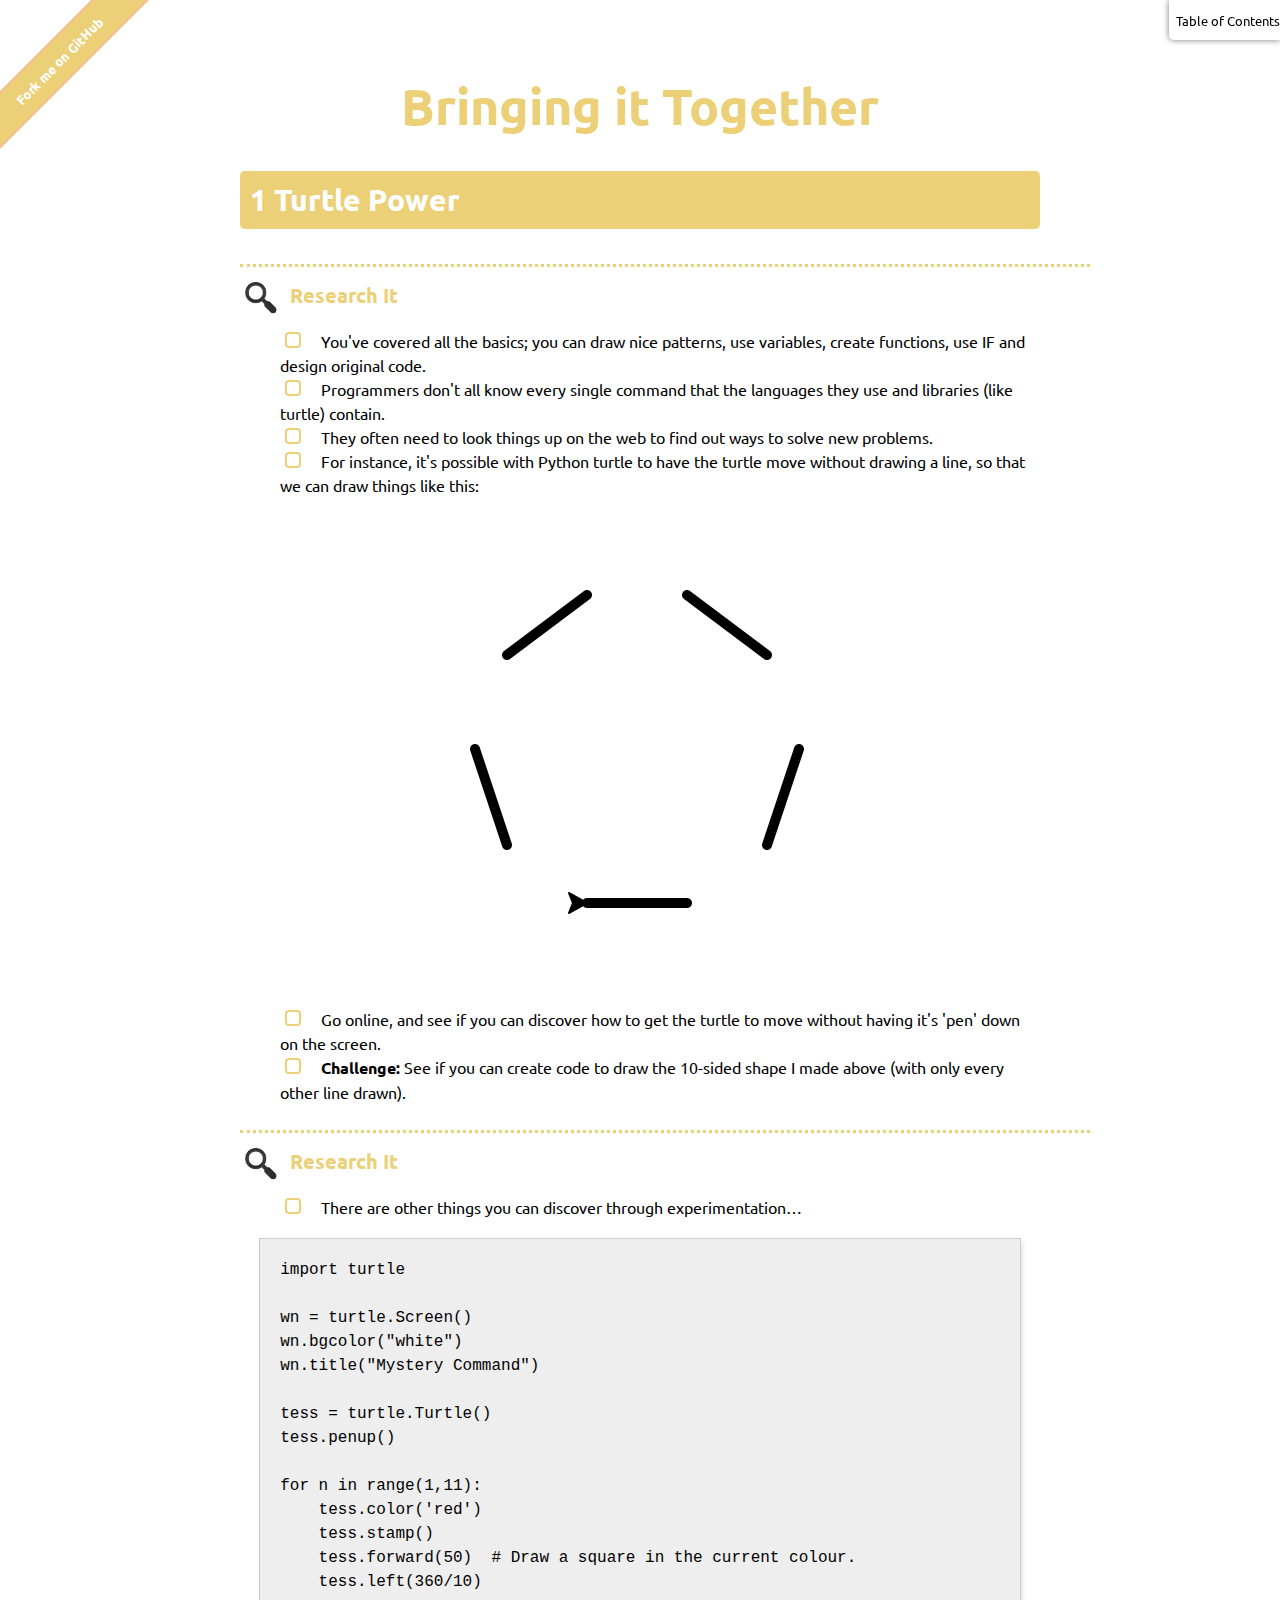
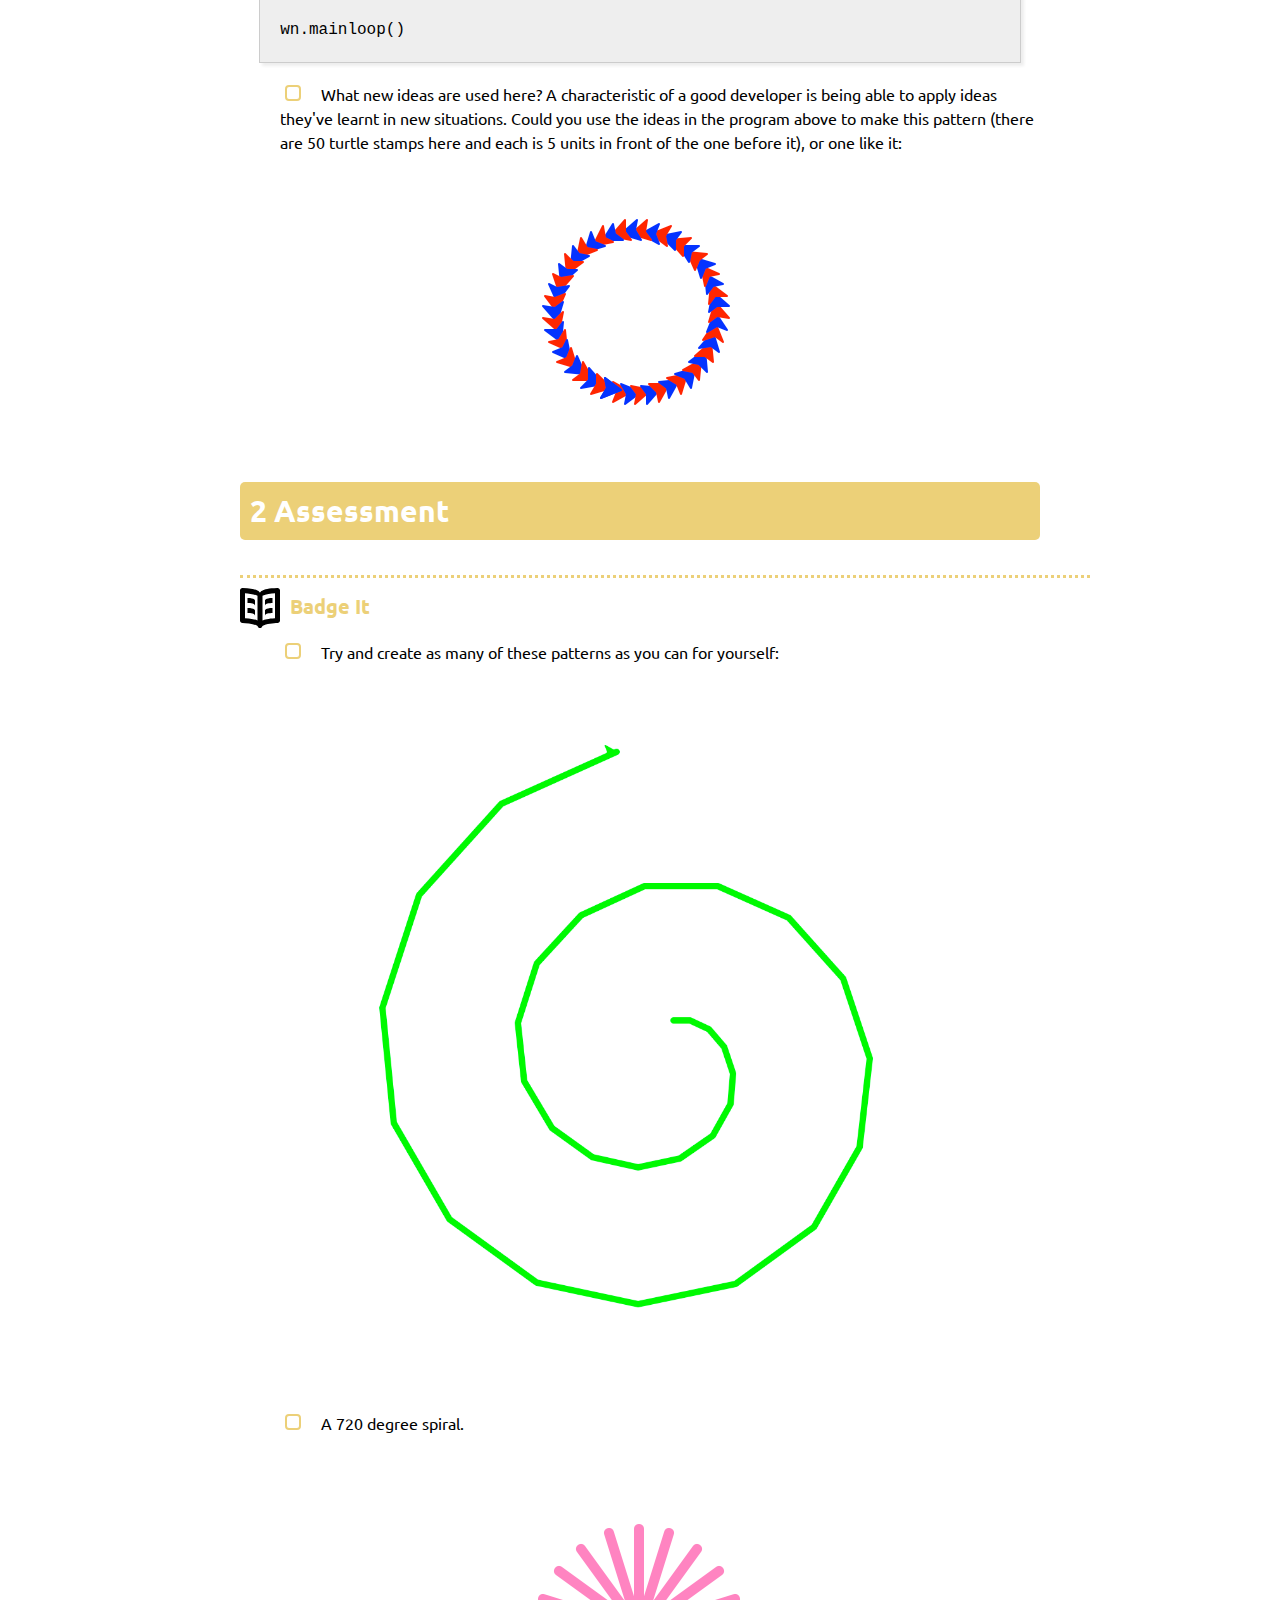
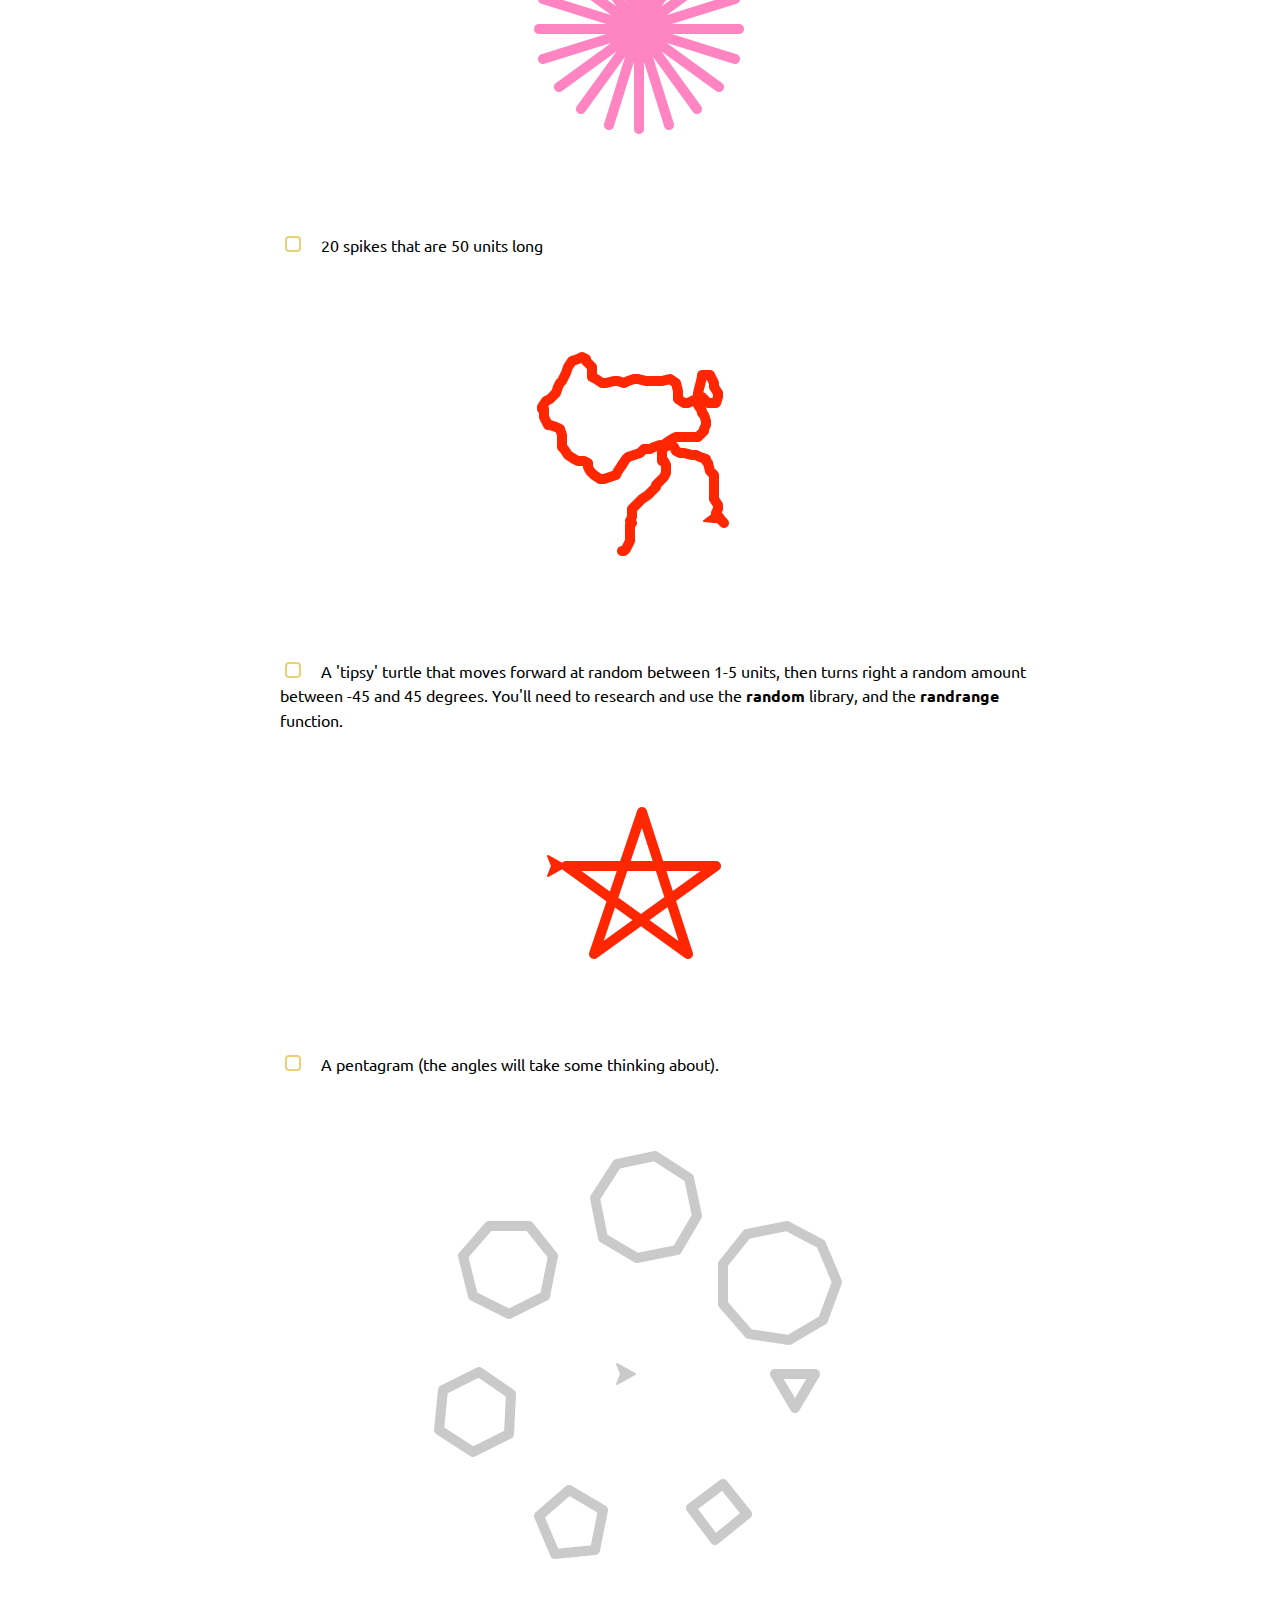
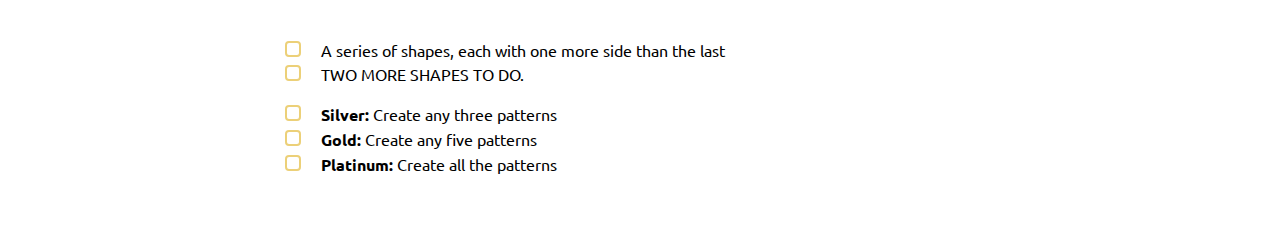
<file: step_6.html>
<?xml version="1.0" encoding="utf-8"?>
<!DOCTYPE html PUBLIC "-//W3C//DTD XHTML 1.0 Strict//EN"
"http://www.w3.org/TR/xhtml1/DTD/xhtml1-strict.dtd">
<html xmlns="http://www.w3.org/1999/xhtml" lang="en" xml:lang="en">
<head>
<title>Bringing it Together</title>
<meta  http-equiv="Content-Type" content="text/html;charset=utf-8" />
<meta  name="generator" content="Org-mode" />
<style type="text/css">
 <!--/*--><![CDATA[/*><!--*/
  .title  { text-align: center; }
  .todo   { font-family: monospace; color: red; }
  .done   { color: green; }
  .tag    { background-color: #eee; font-family: monospace;
            padding: 2px; font-size: 80%; font-weight: normal; }
  .timestamp { color: #bebebe; }
  .timestamp-kwd { color: #5f9ea0; }
  .right  { margin-left: auto; margin-right: 0px;  text-align: right; }
  .left   { margin-left: 0px;  margin-right: auto; text-align: left; }
  .center { margin-left: auto; margin-right: auto; text-align: center; }
  .underline { text-decoration: underline; }
  #postamble p, #preamble p { font-size: 90%; margin: .2em; }
  p.verse { margin-left: 3%; }
  pre {
    border: 1px solid #ccc;
    box-shadow: 3px 3px 3px #eee;
    padding: 8pt;
    font-family: monospace;
    overflow: auto;
    margin: 1.2em;
  }
  pre.src {
    position: relative;
    overflow: visible;
    padding-top: 1.2em;
  }
  pre.src:before {
    display: none;
    position: absolute;
    background-color: white;
    top: -10px;
    right: 10px;
    padding: 3px;
    border: 1px solid black;
  }
  pre.src:hover:before { display: inline;}
  pre.src-sh:before    { content: 'sh'; }
  pre.src-bash:before  { content: 'sh'; }
  pre.src-emacs-lisp:before { content: 'Emacs Lisp'; }
  pre.src-R:before     { content: 'R'; }
  pre.src-perl:before  { content: 'Perl'; }
  pre.src-java:before  { content: 'Java'; }
  pre.src-sql:before   { content: 'SQL'; }

  table { border-collapse:collapse; }
  caption.t-above { caption-side: top; }
  caption.t-bottom { caption-side: bottom; }
  td, th { vertical-align:top;  }
  th.right  { text-align: center;  }
  th.left   { text-align: center;   }
  th.center { text-align: center; }
  td.right  { text-align: right;  }
  td.left   { text-align: left;   }
  td.center { text-align: center; }
  dt { font-weight: bold; }
  .footpara:nth-child(2) { display: inline; }
  .footpara { display: block; }
  .footdef  { margin-bottom: 1em; }
  .figure { padding: 1em; }
  .figure p { text-align: center; }
  .inlinetask {
    padding: 10px;
    border: 2px solid gray;
    margin: 10px;
    background: #ffffcc;
  }
  #org-div-home-and-up
   { text-align: right; font-size: 70%; white-space: nowrap; }
  textarea { overflow-x: auto; }
  .linenr { font-size: smaller }
  .code-highlighted { background-color: #ffff00; }
  .org-info-js_info-navigation { border-style: none; }
  #org-info-js_console-label
    { font-size: 10px; font-weight: bold; white-space: nowrap; }
  .org-info-js_search-highlight
    { background-color: #ffff00; color: #000000; font-weight: bold; }
  /*]]>*/-->
</style>
<link rel="stylesheet" type="text/css" href="css/styles.css"/>
<link href='http://fonts.googleapis.com/css?family=Ubuntu+Mono|Ubuntu' rel='stylesheet' type='text/css'>
<script type="text/javascript">
/*
@licstart  The following is the entire license notice for the
JavaScript code in this tag.

Copyright (C) 2012-2013 Free Software Foundation, Inc.

The JavaScript code in this tag is free software: you can
redistribute it and/or modify it under the terms of the GNU
General Public License (GNU GPL) as published by the Free Software
Foundation, either version 3 of the License, or (at your option)
any later version.  The code is distributed WITHOUT ANY WARRANTY;
without even the implied warranty of MERCHANTABILITY or FITNESS
FOR A PARTICULAR PURPOSE.  See the GNU GPL for more details.

As additional permission under GNU GPL version 3 section 7, you
may distribute non-source (e.g., minimized or compacted) forms of
that code without the copy of the GNU GPL normally required by
section 4, provided you include this license notice and a URL
through which recipients can access the Corresponding Source.


@licend  The above is the entire license notice
for the JavaScript code in this tag.
*/
<!--/*--><![CDATA[/*><!--*/
 function CodeHighlightOn(elem, id)
 {
   var target = document.getElementById(id);
   if(null != target) {
     elem.cacheClassElem = elem.className;
     elem.cacheClassTarget = target.className;
     target.className = "code-highlighted";
     elem.className   = "code-highlighted";
   }
 }
 function CodeHighlightOff(elem, id)
 {
   var target = document.getElementById(id);
   if(elem.cacheClassElem)
     elem.className = elem.cacheClassElem;
   if(elem.cacheClassTarget)
     target.className = elem.cacheClassTarget;
 }
/*]]>*///-->
</script>
</head>
<body>
<div id="content">
<h1 class="title">Bringing it Together</h1>
<div id="table-of-contents">
<h2>Table of Contents</h2>
<div id="text-table-of-contents">
<ul>
<li><a href="#sec-1">1. Turtle Power</a>
<ul>
<li><a href="#sec-1-1">Research It</a></li>
<li><a href="#sec-1-2">Research It</a></li>
</ul>
</li>
<li><a href="#sec-2">2. Assessment</a>
<ul>
<li><a href="#sec-2-1">Badge It</a></li>
</ul>
</li>
</ul>
</div>
</div>
<div class=ribbon>
<a href="https://github.com/stsb11/turtle">Fork me on GitHub</a>
</div>

<div id="outline-container-sec-1" class="outline-2 activity">
<h2 id="sec-1"><span class="section-number-2">1</span> Turtle Power</h2>
<div class="outline-text-2" id="text-1">
</div>
<div id="outline-container-sec-1-1" class="outline-3 research">
<h3 id="sec-1-1">Research It</h3>
<div class="outline-text-3" id="text-1-1">
<ul class="org-ul">
<li>You've covered all the basics; you can draw nice patterns, use variables, create functions, use IF and design original code. 
</li>
<li>Programmers don't all know every single command that the languages they use and libraries (like turtle) contain. 
</li>
<li>They often need to look things up on the web to find out ways to solve new problems. 
</li>
<li>For instance, it's possible with Python turtle to have the turtle move without drawing a line, so that we can draw things like this:
</li>
</ul>

<div class="figure">
<p><img src="./img/w6_1.png" alt="w6_1.png" />
</p>
</div>
<ul class="org-ul">
<li>Go online, and see if you can discover how to get the turtle to move without having it's 'pen' down on the screen. 
</li>
<li><b>Challenge:</b> See if you can create code to draw the 10-sided shape I made above (with only every other line drawn). 
</li>
</ul>
</div>
</div>
<div id="outline-container-sec-1-2" class="outline-3 research">
<h3 id="sec-1-2">Research It</h3>
<div class="outline-text-3" id="text-1-2">
<ul class="org-ul">
<li>There are other things you can discover through experimentation&#x2026;
</li>
</ul>
<div class="org-src-container">

<pre class="src src-python">import turtle

wn = turtle.Screen()
wn.bgcolor("white") 
wn.title("Mystery Command")

tess = turtle.Turtle()
tess.penup()

for n in range(1,11):
    tess.color('red')
    tess.stamp()
    tess.forward(50)  # Draw a square in the current colour.        
    tess.left(360/10)

wn.mainloop()
</pre>
</div>

<ul class="org-ul">
<li>What new ideas are used here? A characteristic of a good developer is being able to apply ideas they've learnt in new situations. Could you use the ideas in the program above to make this pattern (there are 50 turtle stamps here and each is 5 units in front of the one before it), or one like it:
</li>
</ul>

<div class="figure">
<p><img src="./img/w6_2.png" alt="w6_2.png" />
</p>
</div>
</div>
</div>
</div>

<div id="outline-container-sec-2" class="outline-2 activity">
<h2 id="sec-2"><span class="section-number-2">2</span> Assessment</h2>
<div class="outline-text-2" id="text-2">
</div>
<div id="outline-container-sec-2-1" class="outline-3 learn">
<h3 id="sec-2-1">Badge It</h3>
<div class="outline-text-3" id="text-2-1">
<ul class="org-ul">
<li>Try and create as many of these patterns as you can for yourself:
</li>
</ul>

<div class="figure">
<p><img src="./img/w6_3.png" alt="w6_3.png" />
</p>
</div>
<ul class="org-ul">
<li>A 720 degree spiral.
</li>
</ul>


<div class="figure">
<p><img src="./img/w6_4.png" alt="w6_4.png" />
</p>
</div>
<ul class="org-ul">
<li>20 spikes that are 50 units long
</li>
</ul>


<div class="figure">
<p><img src="./img/w6_5.png" alt="w6_5.png" />
</p>
</div>
<ul class="org-ul">
<li>A 'tipsy' turtle that moves forward at random between 1-5 units, then turns right a random amount between -45 and 45 degrees. You'll need to research and use the <b>random</b> library, and the <b>randrange</b> function. 
</li>
</ul>


<div class="figure">
<p><img src="./img/w6_6.png" alt="w6_6.png" />
</p>
</div>
<ul class="org-ul">
<li>A pentagram (the angles will take some thinking about).
</li>
</ul>


<div class="figure">
<p><img src="./img/w6_7.png" alt="w6_7.png" />
</p>
</div>
<ul class="org-ul">
<li>A series of shapes, each with one more side than the last
</li>
<li>TWO MORE SHAPES TO DO.
</li>
</ul>


<ul class="org-ul">
<li><b>Silver:</b> Create any three patterns
</li>
<li><b>Gold:</b> Create any five patterns
</li>
<li><b>Platinum:</b> Create all the patterns
</li>
</ul>
</div>
</div>
</body>
</html>
</file>
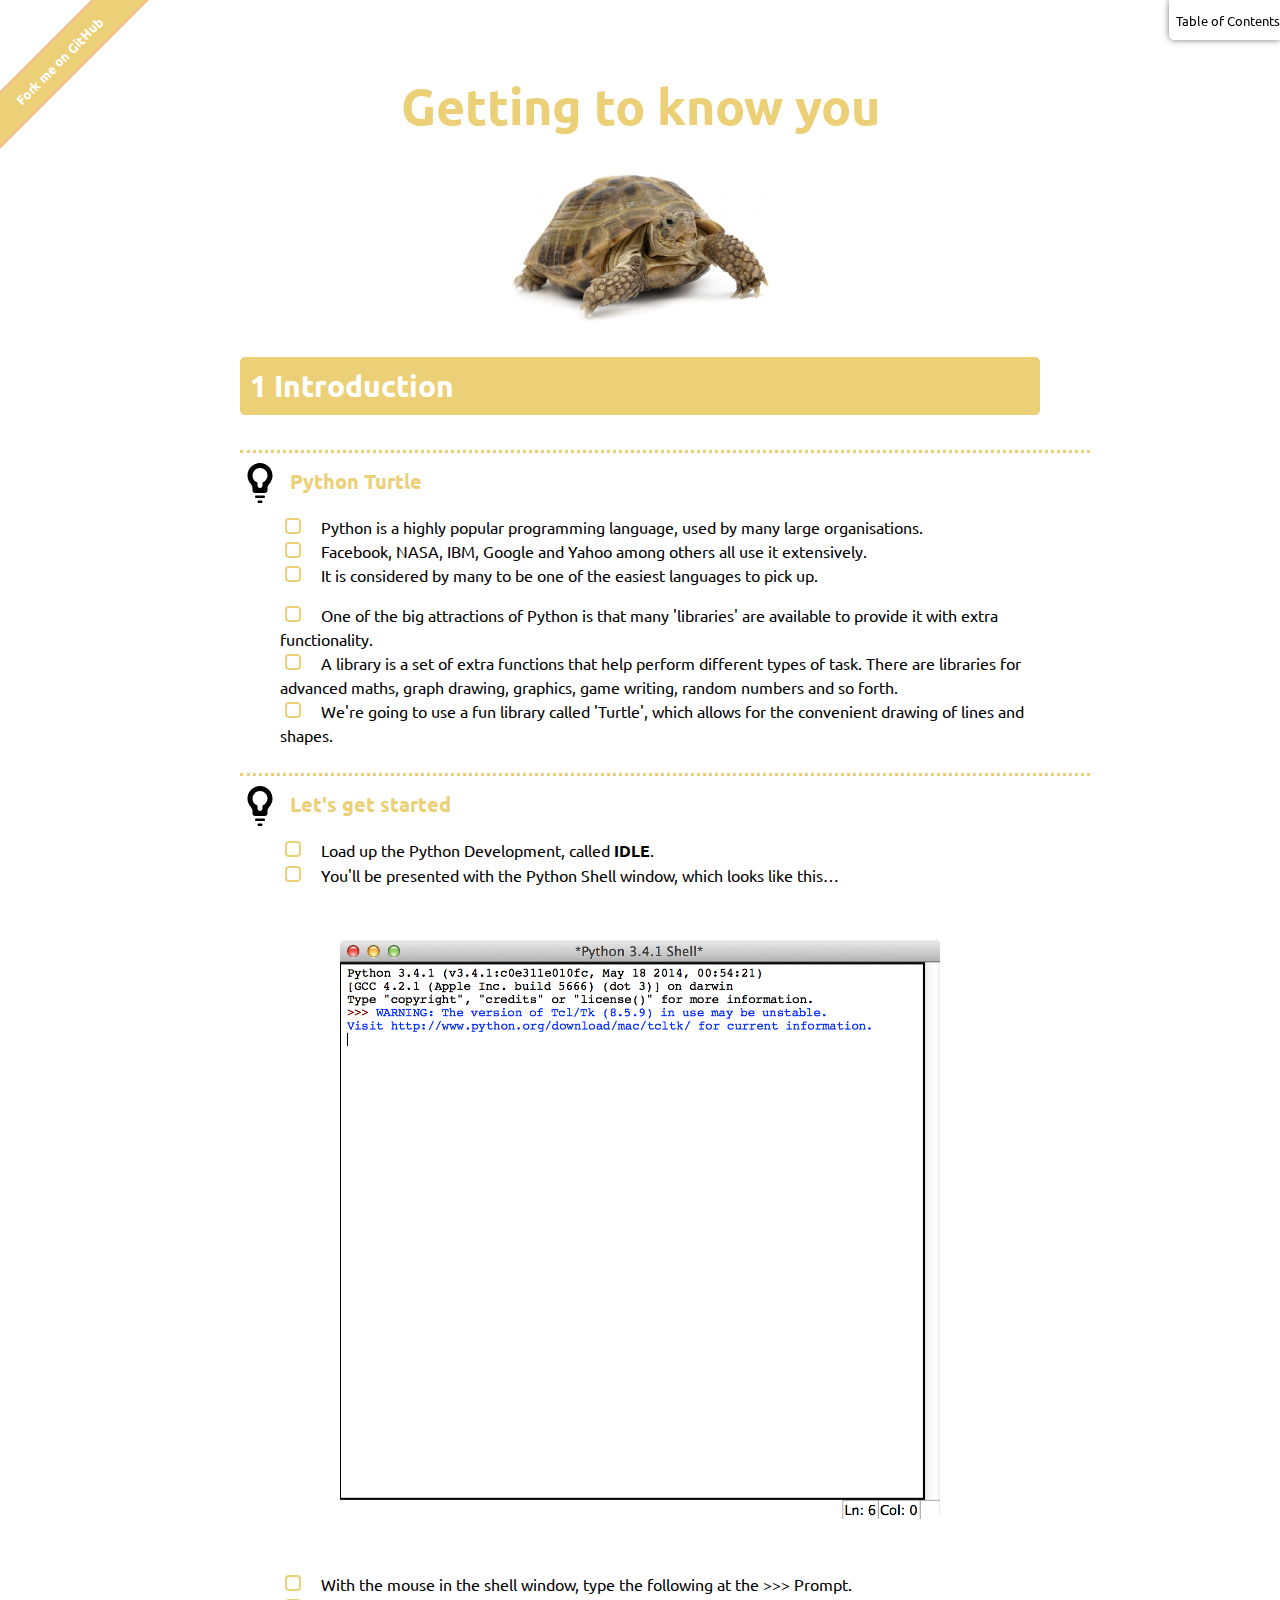
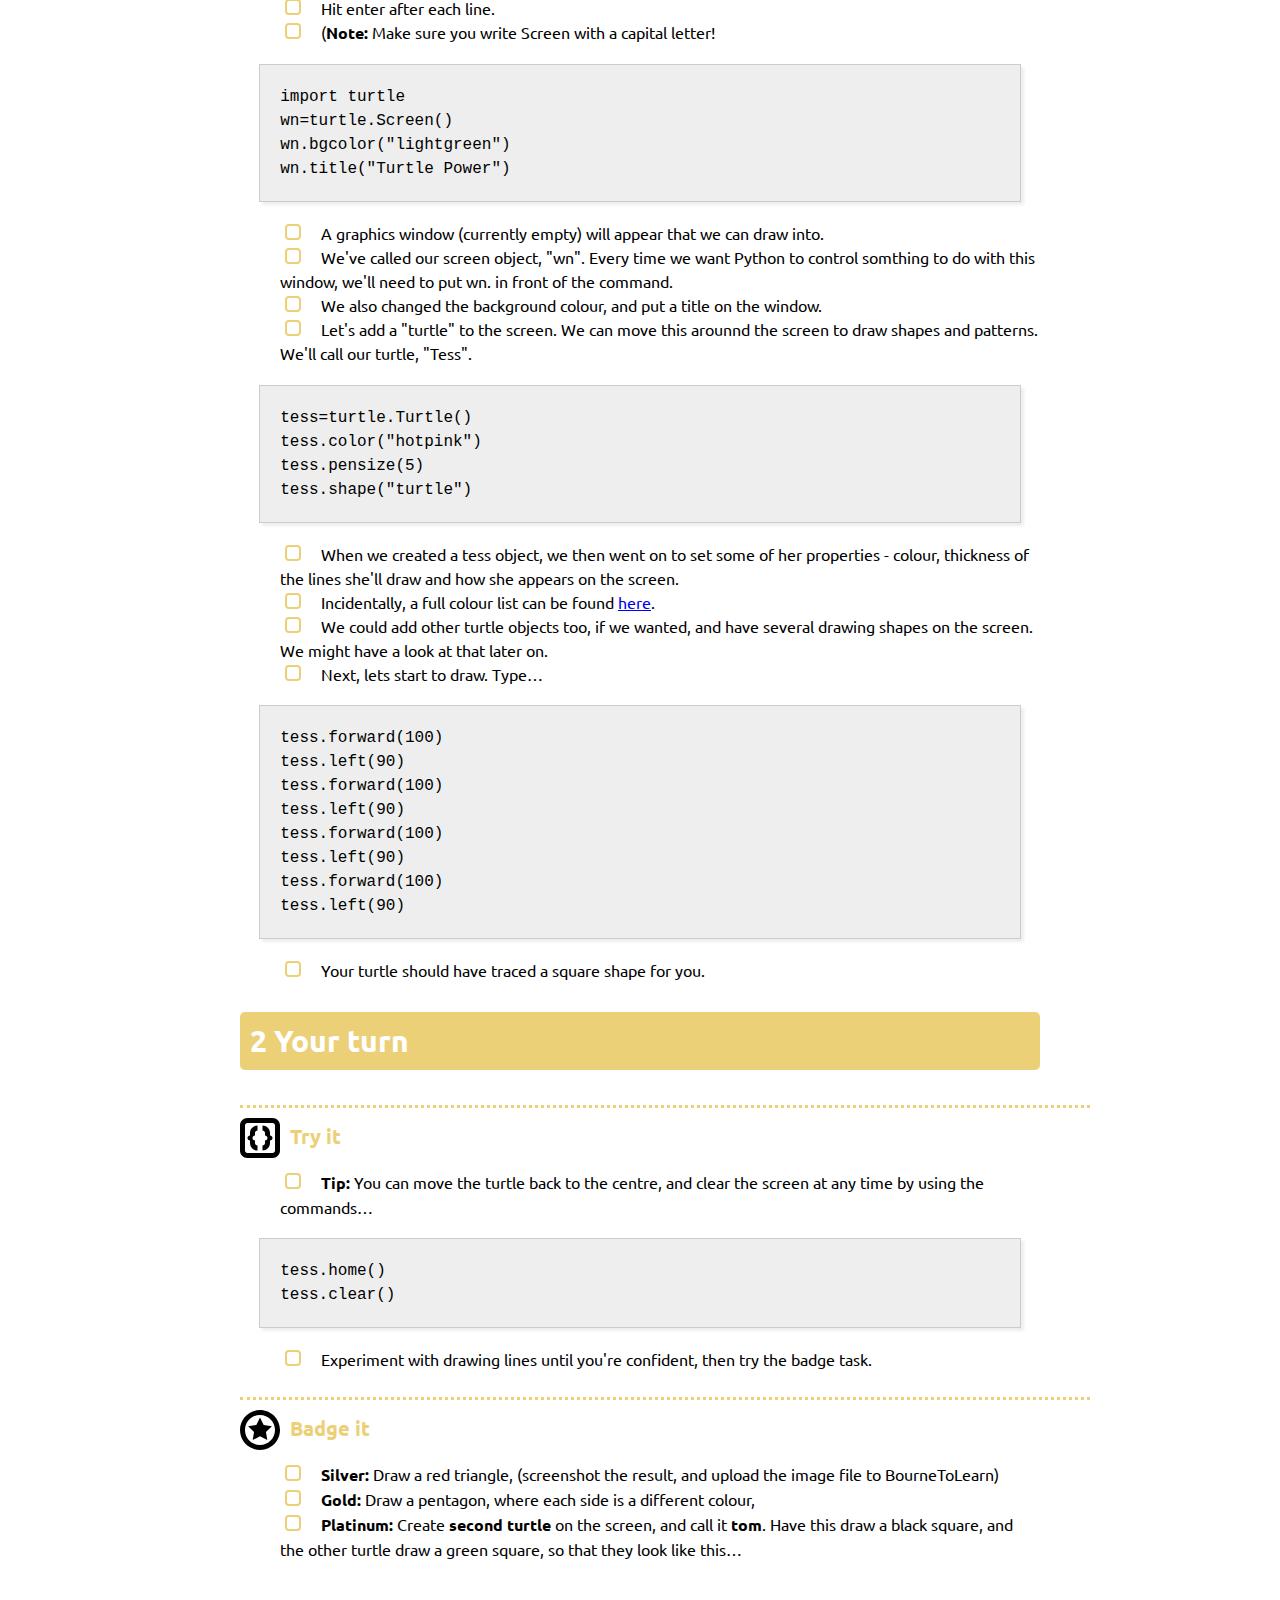
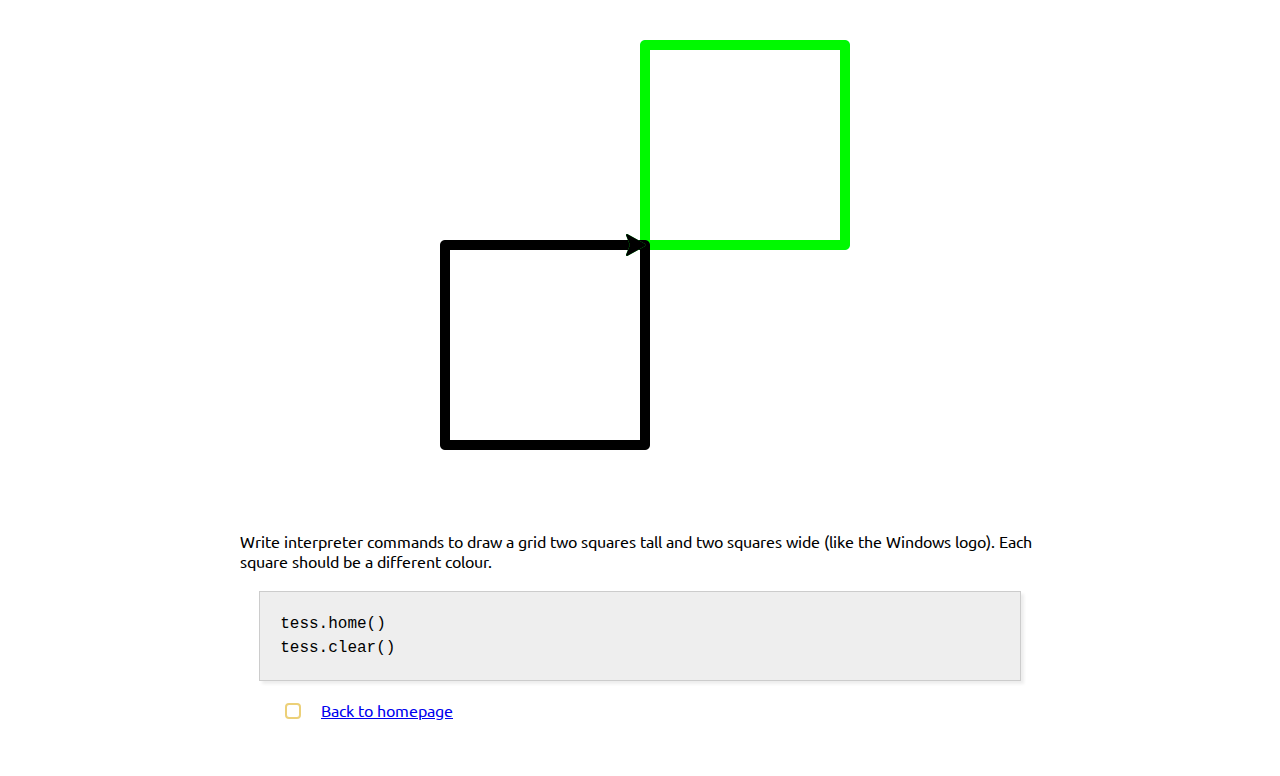
<file: source/step_1.html>
<?xml version="1.0" encoding="utf-8"?>
<!DOCTYPE html PUBLIC "-//W3C//DTD XHTML 1.0 Strict//EN"
"http://www.w3.org/TR/xhtml1/DTD/xhtml1-strict.dtd">
<html xmlns="http://www.w3.org/1999/xhtml" lang="en" xml:lang="en">
<head>
<title>Getting to know you</title>
<meta  http-equiv="Content-Type" content="text/html;charset=utf-8" />
<meta  name="generator" content="Org-mode" />
<style type="text/css">
 <!--/*--><![CDATA[/*><!--*/
  .title  { text-align: center; }
  .todo   { font-family: monospace; color: red; }
  .done   { color: green; }
  .tag    { background-color: #eee; font-family: monospace;
            padding: 2px; font-size: 80%; font-weight: normal; }
  .timestamp { color: #bebebe; }
  .timestamp-kwd { color: #5f9ea0; }
  .right  { margin-left: auto; margin-right: 0px;  text-align: right; }
  .left   { margin-left: 0px;  margin-right: auto; text-align: left; }
  .center { margin-left: auto; margin-right: auto; text-align: center; }
  .underline { text-decoration: underline; }
  #postamble p, #preamble p { font-size: 90%; margin: .2em; }
  p.verse { margin-left: 3%; }
  pre {
    border: 1px solid #ccc;
    box-shadow: 3px 3px 3px #eee;
    padding: 8pt;
    font-family: monospace;
    overflow: auto;
    margin: 1.2em;
  }
  pre.src {
    position: relative;
    overflow: visible;
    padding-top: 1.2em;
  }
  pre.src:before {
    display: none;
    position: absolute;
    background-color: white;
    top: -10px;
    right: 10px;
    padding: 3px;
    border: 1px solid black;
  }
  pre.src:hover:before { display: inline;}
  pre.src-sh:before    { content: 'sh'; }
  pre.src-bash:before  { content: 'sh'; }
  pre.src-emacs-lisp:before { content: 'Emacs Lisp'; }
  pre.src-R:before     { content: 'R'; }
  pre.src-perl:before  { content: 'Perl'; }
  pre.src-java:before  { content: 'Java'; }
  pre.src-sql:before   { content: 'SQL'; }

  table { border-collapse:collapse; }
  caption.t-above { caption-side: top; }
  caption.t-bottom { caption-side: bottom; }
  td, th { vertical-align:top;  }
  th.right  { text-align: center;  }
  th.left   { text-align: center;   }
  th.center { text-align: center; }
  td.right  { text-align: right;  }
  td.left   { text-align: left;   }
  td.center { text-align: center; }
  dt { font-weight: bold; }
  .footpara:nth-child(2) { display: inline; }
  .footpara { display: block; }
  .footdef  { margin-bottom: 1em; }
  .figure { padding: 1em; }
  .figure p { text-align: center; }
  .inlinetask {
    padding: 10px;
    border: 2px solid gray;
    margin: 10px;
    background: #ffffcc;
  }
  #org-div-home-and-up
   { text-align: right; font-size: 70%; white-space: nowrap; }
  textarea { overflow-x: auto; }
  .linenr { font-size: smaller }
  .code-highlighted { background-color: #ffff00; }
  .org-info-js_info-navigation { border-style: none; }
  #org-info-js_console-label
    { font-size: 10px; font-weight: bold; white-space: nowrap; }
  .org-info-js_search-highlight
    { background-color: #ffff00; color: #000000; font-weight: bold; }
  /*]]>*/-->
</style>
<link rel="stylesheet" type="text/css" href="css/styles.css"/>
<link href='http://fonts.googleapis.com/css?family=Ubuntu+Mono|Ubuntu' rel='stylesheet' type='text/css'>
<script type="text/javascript">
/*
@licstart  The following is the entire license notice for the
JavaScript code in this tag.

Copyright (C) 2012-2013 Free Software Foundation, Inc.

The JavaScript code in this tag is free software: you can
redistribute it and/or modify it under the terms of the GNU
General Public License (GNU GPL) as published by the Free Software
Foundation, either version 3 of the License, or (at your option)
any later version.  The code is distributed WITHOUT ANY WARRANTY;
without even the implied warranty of MERCHANTABILITY or FITNESS
FOR A PARTICULAR PURPOSE.  See the GNU GPL for more details.

As additional permission under GNU GPL version 3 section 7, you
may distribute non-source (e.g., minimized or compacted) forms of
that code without the copy of the GNU GPL normally required by
section 4, provided you include this license notice and a URL
through which recipients can access the Corresponding Source.


@licend  The above is the entire license notice
for the JavaScript code in this tag.
*/
<!--/*--><![CDATA[/*><!--*/
 function CodeHighlightOn(elem, id)
 {
   var target = document.getElementById(id);
   if(null != target) {
     elem.cacheClassElem = elem.className;
     elem.cacheClassTarget = target.className;
     target.className = "code-highlighted";
     elem.className   = "code-highlighted";
   }
 }
 function CodeHighlightOff(elem, id)
 {
   var target = document.getElementById(id);
   if(elem.cacheClassElem)
     elem.className = elem.cacheClassElem;
   if(elem.cacheClassTarget)
     target.className = elem.cacheClassTarget;
 }
/*]]>*///-->
</script>
</head>
<body>
<div id="content">
<h1 class="title">Getting to know you</h1>
<div id="table-of-contents">
<h2>Table of Contents</h2>
<div id="text-table-of-contents">
<ul>
<li><a href="#sec-1">1. Introduction</a>
<ul>
<li><a href="#sec-1-1">Python Turtle</a></li>
<li><a href="#sec-1-2">Let's get started</a></li>
</ul>
</li>
<li><a href="#sec-2">2. Your turn</a>
<ul>
<li><a href="#sec-2-1">Try it</a></li>
<li><a href="#sec-2-2">Badge it</a></li>
</ul>
</li>
</ul>
</div>
</div>
<div class=ribbon>
<a href="https://github.com/stsb11/turtle">Fork me on GitHub</a>
</div>
<center>
<img src='img/turtle.jpg' width=33%>
</center>

<div id="outline-container-sec-1" class="outline-2 activity">
<h2 id="sec-1"><span class="section-number-2">1</span> Introduction</h2>
<div class="outline-text-2" id="text-1">
</div>
<div id="outline-container-sec-1-1" class="outline-3 try">
<h3 id="sec-1-1">Python Turtle</h3>
<div class="outline-text-3" id="text-1-1">
<ul class="org-ul">
<li>Python is a highly popular programming language, used by many large organisations.
</li>
<li>Facebook, NASA, IBM, Google and Yahoo among others all use it extensively. 
</li>
<li>It is considered by many to be one of the easiest languages to pick up.
</li>
</ul>


<ul class="org-ul">
<li>One of the big attractions of Python is that many 'libraries' are available to provide it with extra functionality.
</li>
<li>A library is a set of extra functions that help perform different types of task. There are libraries for advanced maths, graph drawing, graphics, game writing, random numbers and so forth. 
</li>
<li>We're going to use a fun library called 'Turtle', which allows for the convenient drawing of lines and shapes. 
</li>
</ul>
</div>
</div>

<div id="outline-container-sec-1-2" class="outline-3 try">
<h3 id="sec-1-2">Let's get started</h3>
<div class="outline-text-3" id="text-1-2">
<ul class="org-ul">
<li>Load up the Python Development, called <b><b>IDLE</b></b>. 
</li>
<li>You'll be presented with the Python Shell window, which looks like this&#x2026;
</li>
</ul>

<div class="figure">
<p><img src="./img/shell.png" alt="shell.png" />
</p>
</div>
<ul class="org-ul">
<li>With the mouse in the shell window, type the following at the &gt;&gt;&gt; Prompt.
</li>
<li>Hit enter after each line.
</li>
<li>(<b><b>Note:</b></b> Make sure you write Screen with a capital letter!
</li>
</ul>

<pre class="example">
import turtle
wn=turtle.Screen()
wn.bgcolor("lightgreen")
wn.title("Turtle Power")
</pre>
<ul class="org-ul">
<li>A graphics window (currently empty) will appear that we can draw into.
</li>
<li>We've called our screen object, "wn". Every time we want Python to control somthing to do with this window, we'll need to put wn. in front of the command.
</li>
<li>We also changed the background colour, and put a title on the window.
</li>
<li>Let's add a "turtle" to the screen. We can move this arounnd the screen to draw shapes and patterns. We'll call our turtle, "Tess". 
</li>
</ul>
<pre class="example">
tess=turtle.Turtle()
tess.color("hotpink")
tess.pensize(5)
tess.shape("turtle")
</pre>

<ul class="org-ul">
<li>When we created a tess object, we then went on to set some of her properties - colour, thickness of the lines she'll draw and how she appears on the screen.
</li>
<li>Incidentally, a full colour list can be found <a href="http://www.tcl.tk/man/tcl8.4/TkCmd/colors.htm">here</a>.
</li>
<li>We could add other turtle objects too, if we wanted, and have several drawing shapes on the screen. We might have a look at that later on.
</li>
<li>Next, lets start to draw. Type&#x2026;
</li>
</ul>
<pre class="example">
tess.forward(100)
tess.left(90)
tess.forward(100)
tess.left(90)
tess.forward(100)
tess.left(90)
tess.forward(100)
tess.left(90)
</pre>

<ul class="org-ul">
<li>Your turtle should have traced a square shape for you.
</li>
</ul>
</div>
</div>
</div>

<div id="outline-container-sec-2" class="outline-2 activity">
<h2 id="sec-2"><span class="section-number-2">2</span> Your turn</h2>
<div class="outline-text-2" id="text-2">
</div>
<div id="outline-container-sec-2-1" class="outline-3 code">
<h3 id="sec-2-1">Try it</h3>
<div class="outline-text-3" id="text-2-1">
<ul class="org-ul">
<li><b><b>Tip:</b></b> You can move the turtle back to the centre, and clear the screen at any time by using the commands&#x2026;
</li>
</ul>
<pre class="example">
tess.home()
tess.clear()
</pre>
<ul class="org-ul">
<li>Experiment with drawing lines until you're confident, then try the badge task.
</li>
</ul>
</div>
</div>

<div id="outline-container-sec-2-2" class="outline-3 badge">
<h3 id="sec-2-2">Badge it</h3>
<div class="outline-text-3" id="text-2-2">
<ul class="org-ul">
<li><b>Silver:</b> Draw a red triangle, (screenshot the result, and upload the image file to BourneToLearn)
</li>
<li><b>Gold:</b> Draw a pentagon, where each side is a different colour,
</li>
<li><b>Platinum:</b> Create <b><b>second turtle</b></b> on the screen, and call it <b><b>tom</b></b>. Have this draw a black square, and the other turtle draw a green square, so that they look like this&#x2026;
</li>
</ul>

<div class="figure">
<p><img src="./img/squares.png" alt="squares.png" />
</p>
</div>


<p>
Write interpreter commands to draw a grid two squares tall and two squares wide (like the Windows logo). Each square should be a different colour.
</p>
<pre class="example">
tess.home()
tess.clear()
</pre>

<ul class="org-ul">
<li></li>
</ul>
<p>
<a href="./index.html">Back to homepage</a>
</p>
</div>
</div>
</div>
</div>
<div id="postamble" class="status">
<p class="validation"></p>
</div>
</body>
</html>
</file>
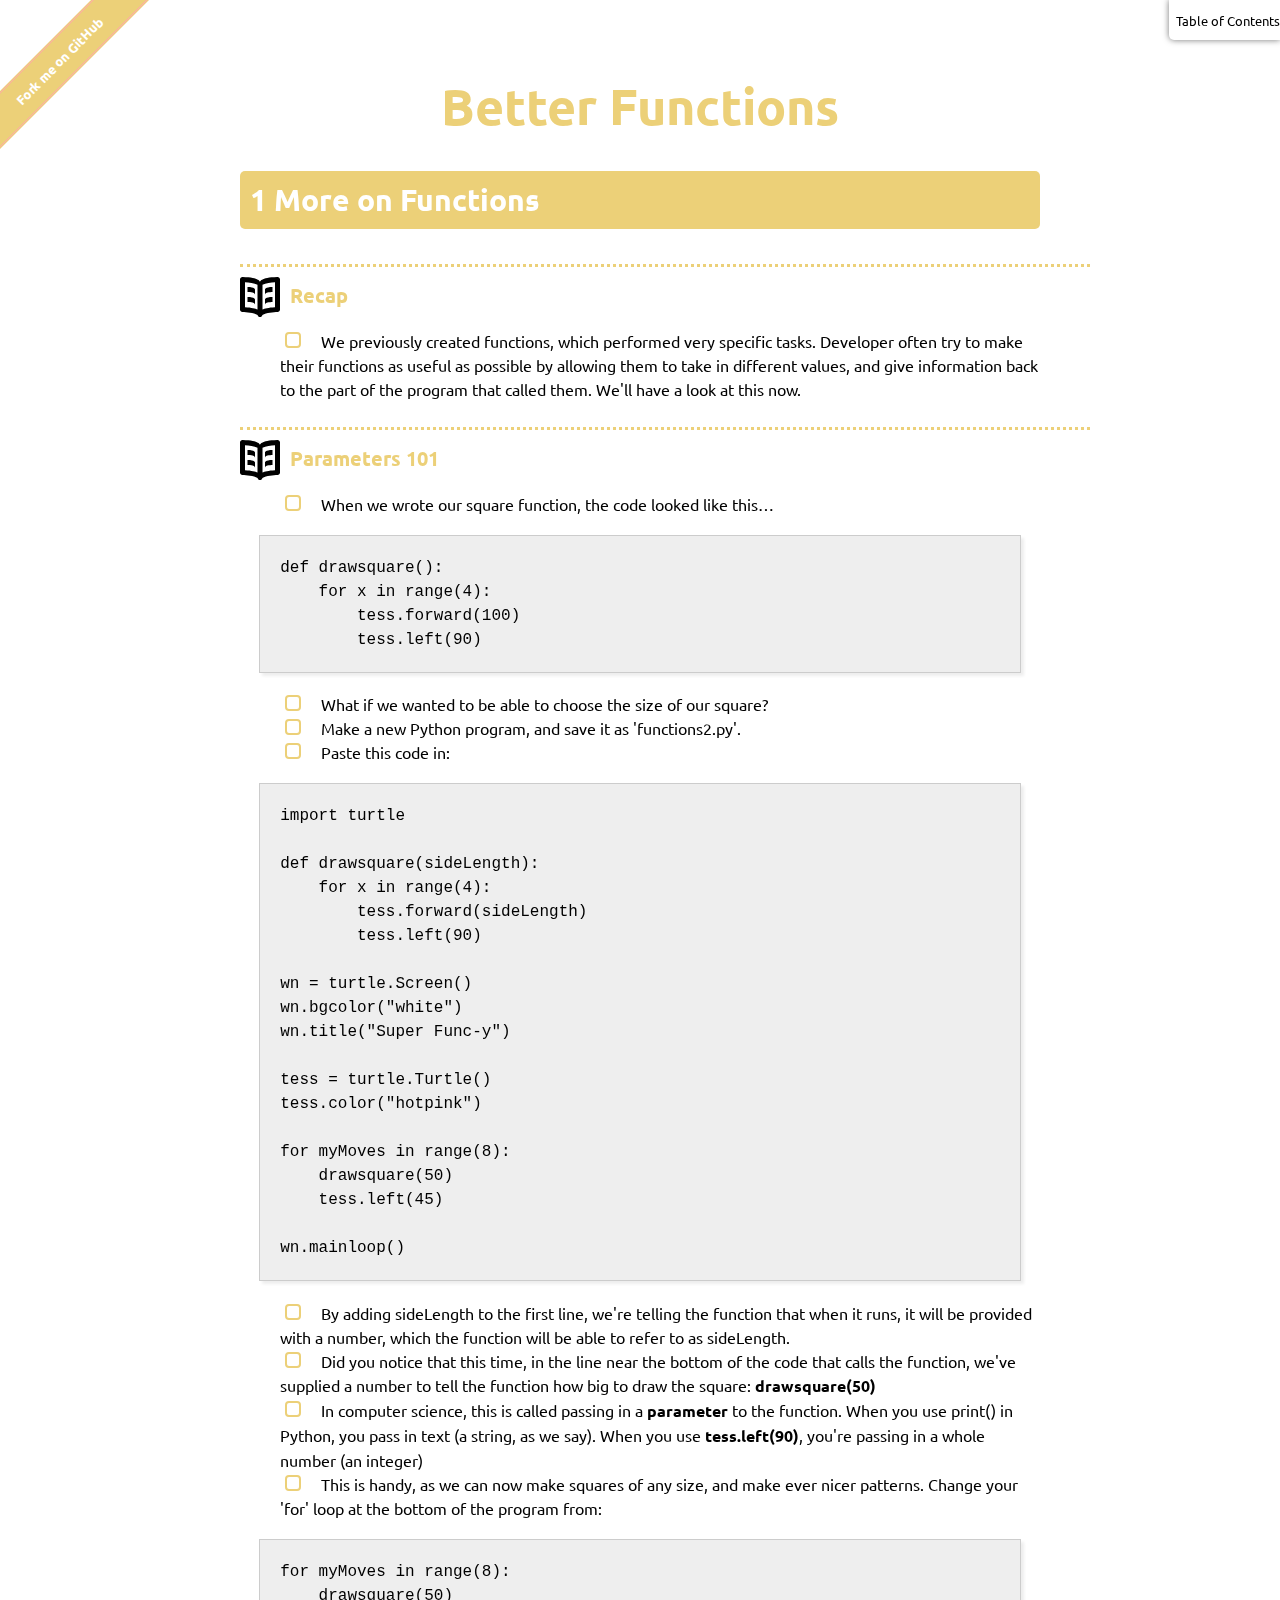
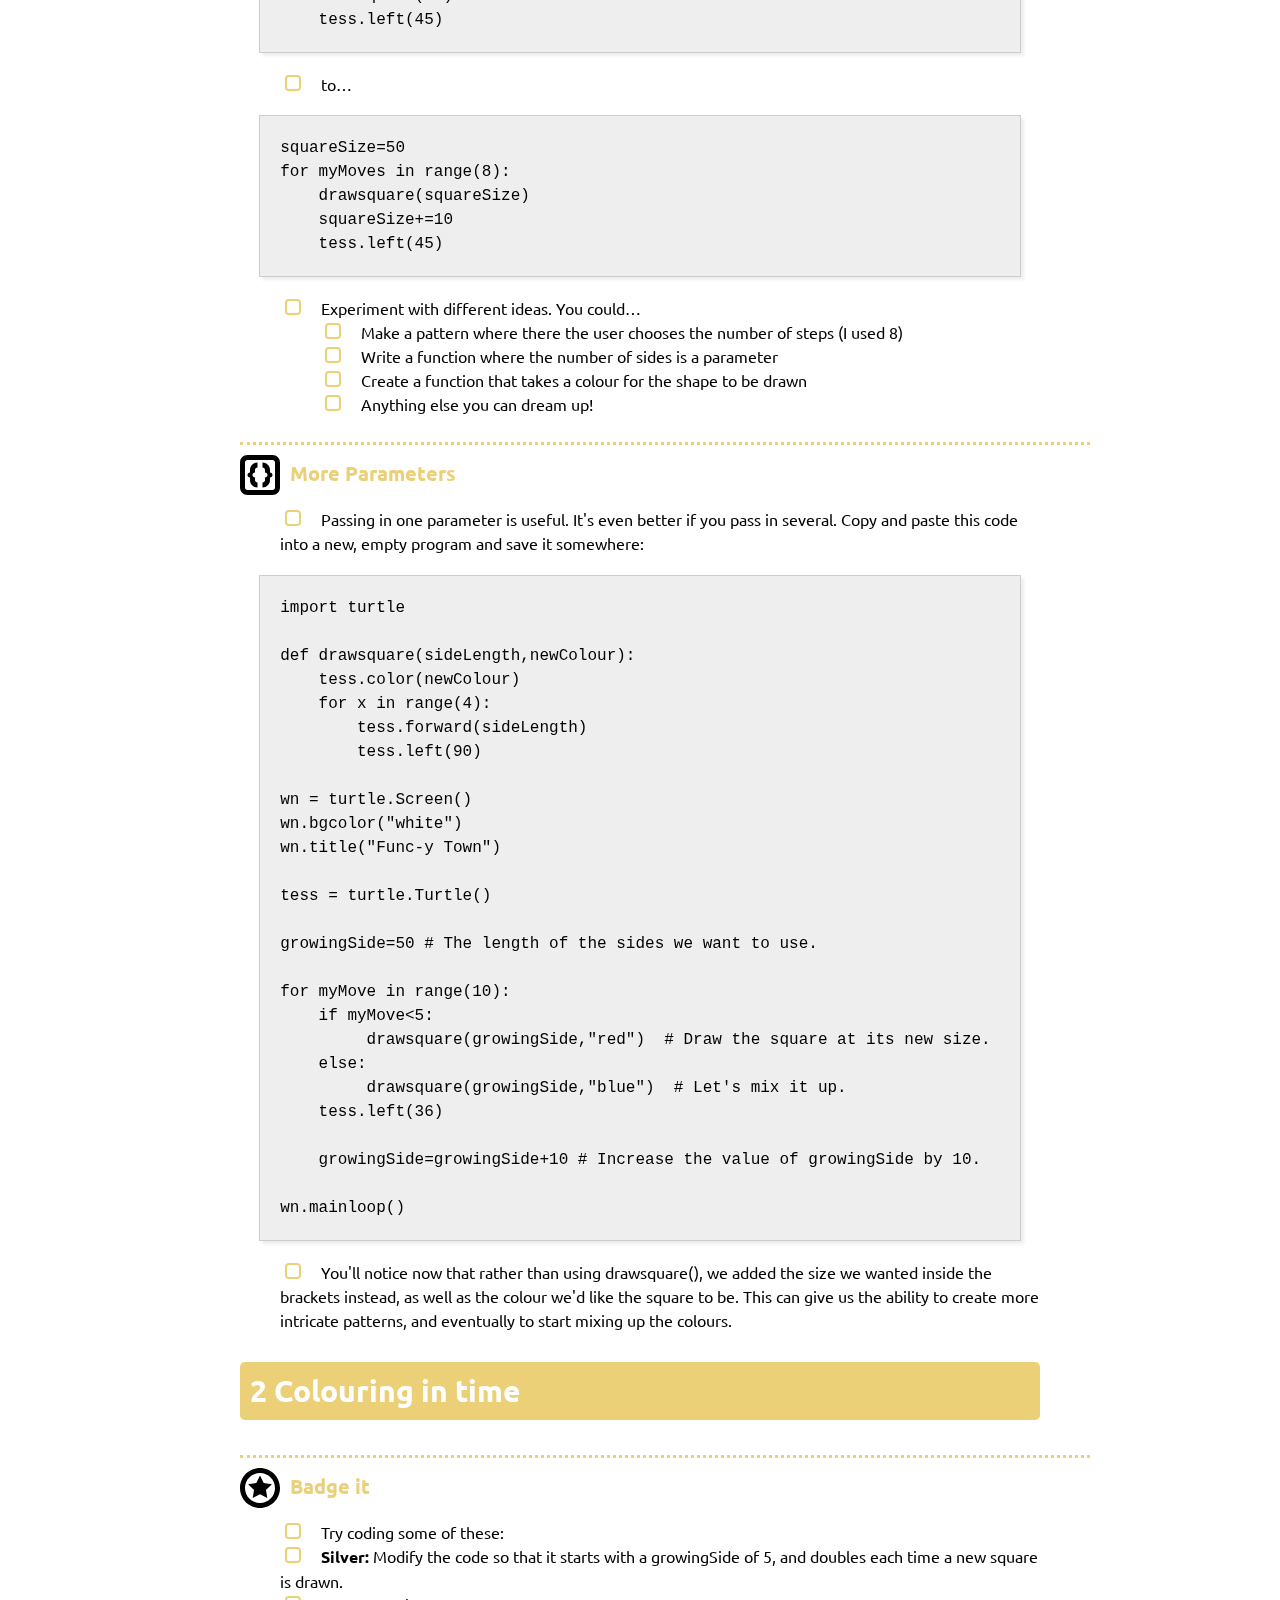
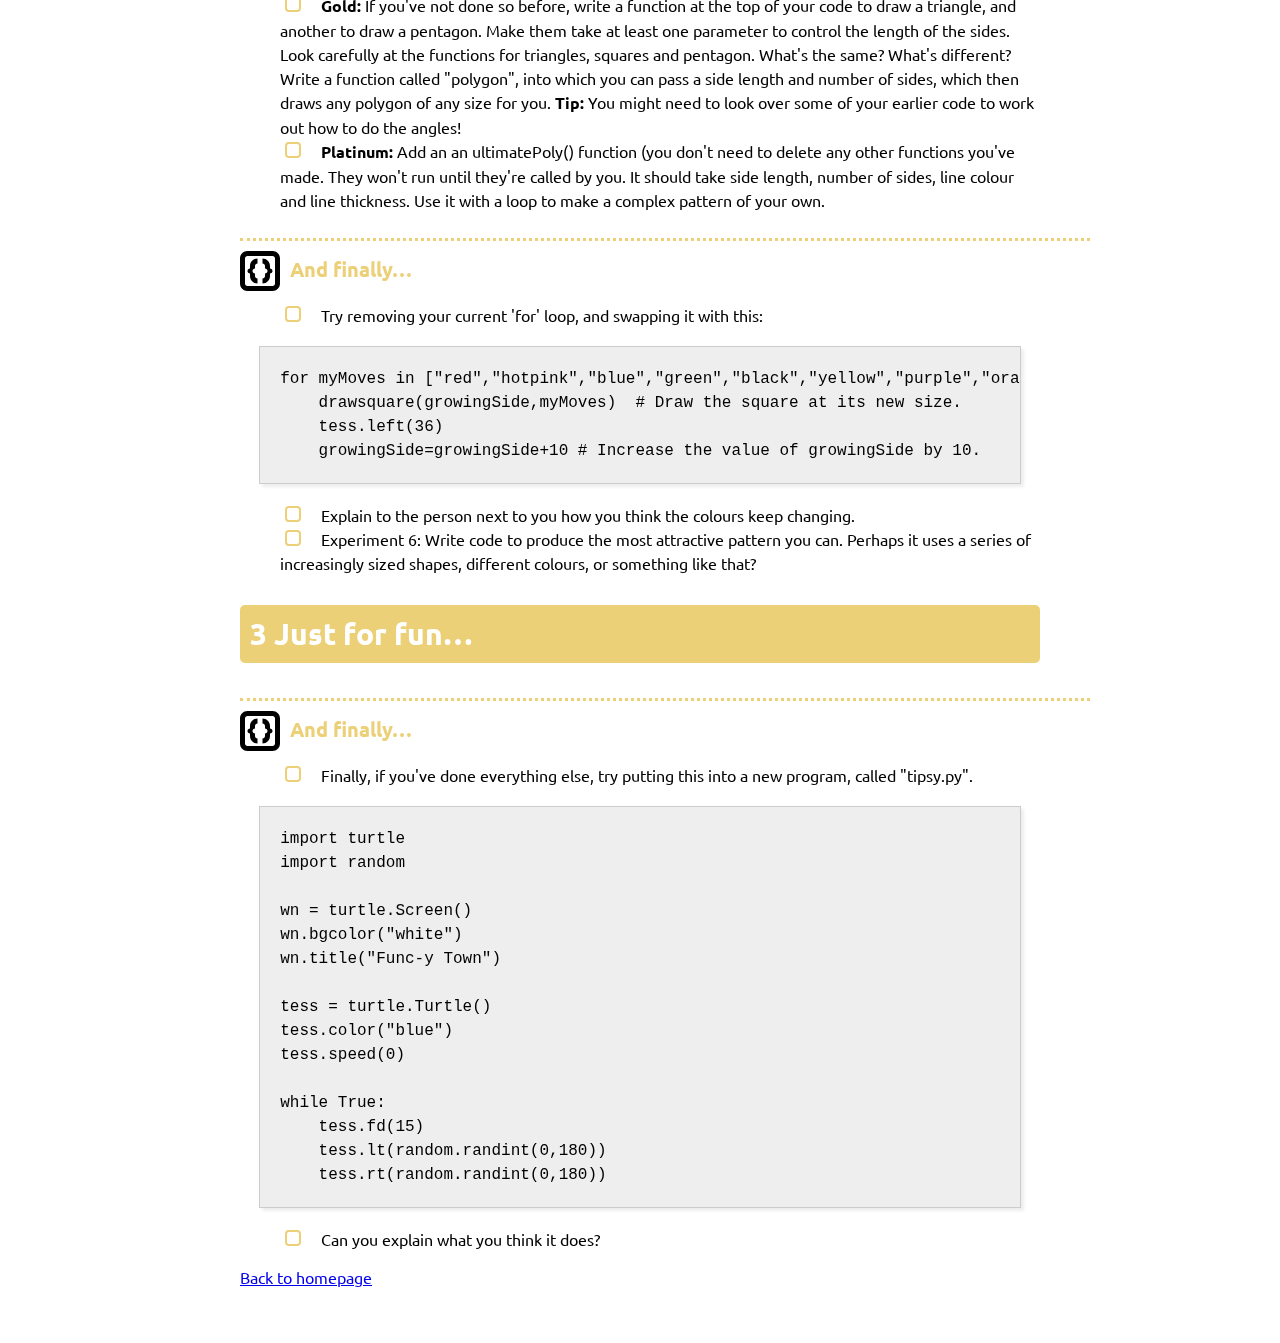
<file: source/step_4.html>
<?xml version="1.0" encoding="utf-8"?>
<!DOCTYPE html PUBLIC "-//W3C//DTD XHTML 1.0 Strict//EN"
"http://www.w3.org/TR/xhtml1/DTD/xhtml1-strict.dtd">
<html xmlns="http://www.w3.org/1999/xhtml" lang="en" xml:lang="en">
<head>
<title>Better Functions</title>
<meta  http-equiv="Content-Type" content="text/html;charset=utf-8" />
<meta  name="generator" content="Org-mode" />
<style type="text/css">
 <!--/*--><![CDATA[/*><!--*/
  .title  { text-align: center; }
  .todo   { font-family: monospace; color: red; }
  .done   { color: green; }
  .tag    { background-color: #eee; font-family: monospace;
            padding: 2px; font-size: 80%; font-weight: normal; }
  .timestamp { color: #bebebe; }
  .timestamp-kwd { color: #5f9ea0; }
  .right  { margin-left: auto; margin-right: 0px;  text-align: right; }
  .left   { margin-left: 0px;  margin-right: auto; text-align: left; }
  .center { margin-left: auto; margin-right: auto; text-align: center; }
  .underline { text-decoration: underline; }
  #postamble p, #preamble p { font-size: 90%; margin: .2em; }
  p.verse { margin-left: 3%; }
  pre {
    border: 1px solid #ccc;
    box-shadow: 3px 3px 3px #eee;
    padding: 8pt;
    font-family: monospace;
    overflow: auto;
    margin: 1.2em;
  }
  pre.src {
    position: relative;
    overflow: visible;
    padding-top: 1.2em;
  }
  pre.src:before {
    display: none;
    position: absolute;
    background-color: white;
    top: -10px;
    right: 10px;
    padding: 3px;
    border: 1px solid black;
  }
  pre.src:hover:before { display: inline;}
  pre.src-sh:before    { content: 'sh'; }
  pre.src-bash:before  { content: 'sh'; }
  pre.src-emacs-lisp:before { content: 'Emacs Lisp'; }
  pre.src-R:before     { content: 'R'; }
  pre.src-perl:before  { content: 'Perl'; }
  pre.src-java:before  { content: 'Java'; }
  pre.src-sql:before   { content: 'SQL'; }

  table { border-collapse:collapse; }
  caption.t-above { caption-side: top; }
  caption.t-bottom { caption-side: bottom; }
  td, th { vertical-align:top;  }
  th.right  { text-align: center;  }
  th.left   { text-align: center;   }
  th.center { text-align: center; }
  td.right  { text-align: right;  }
  td.left   { text-align: left;   }
  td.center { text-align: center; }
  dt { font-weight: bold; }
  .footpara:nth-child(2) { display: inline; }
  .footpara { display: block; }
  .footdef  { margin-bottom: 1em; }
  .figure { padding: 1em; }
  .figure p { text-align: center; }
  .inlinetask {
    padding: 10px;
    border: 2px solid gray;
    margin: 10px;
    background: #ffffcc;
  }
  #org-div-home-and-up
   { text-align: right; font-size: 70%; white-space: nowrap; }
  textarea { overflow-x: auto; }
  .linenr { font-size: smaller }
  .code-highlighted { background-color: #ffff00; }
  .org-info-js_info-navigation { border-style: none; }
  #org-info-js_console-label
    { font-size: 10px; font-weight: bold; white-space: nowrap; }
  .org-info-js_search-highlight
    { background-color: #ffff00; color: #000000; font-weight: bold; }
  /*]]>*/-->
</style>
<link rel="stylesheet" type="text/css" href="css/styles.css"/>
<link href='http://fonts.googleapis.com/css?family=Ubuntu+Mono|Ubuntu' rel='stylesheet' type='text/css'>
<script type="text/javascript">
/*
@licstart  The following is the entire license notice for the
JavaScript code in this tag.

Copyright (C) 2012-2013 Free Software Foundation, Inc.

The JavaScript code in this tag is free software: you can
redistribute it and/or modify it under the terms of the GNU
General Public License (GNU GPL) as published by the Free Software
Foundation, either version 3 of the License, or (at your option)
any later version.  The code is distributed WITHOUT ANY WARRANTY;
without even the implied warranty of MERCHANTABILITY or FITNESS
FOR A PARTICULAR PURPOSE.  See the GNU GPL for more details.

As additional permission under GNU GPL version 3 section 7, you
may distribute non-source (e.g., minimized or compacted) forms of
that code without the copy of the GNU GPL normally required by
section 4, provided you include this license notice and a URL
through which recipients can access the Corresponding Source.


@licend  The above is the entire license notice
for the JavaScript code in this tag.
*/
<!--/*--><![CDATA[/*><!--*/
 function CodeHighlightOn(elem, id)
 {
   var target = document.getElementById(id);
   if(null != target) {
     elem.cacheClassElem = elem.className;
     elem.cacheClassTarget = target.className;
     target.className = "code-highlighted";
     elem.className   = "code-highlighted";
   }
 }
 function CodeHighlightOff(elem, id)
 {
   var target = document.getElementById(id);
   if(elem.cacheClassElem)
     elem.className = elem.cacheClassElem;
   if(elem.cacheClassTarget)
     target.className = elem.cacheClassTarget;
 }
/*]]>*///-->
</script>
</head>
<body>
<div id="content">
<h1 class="title">Better Functions</h1>
<div id="table-of-contents">
<h2>Table of Contents</h2>
<div id="text-table-of-contents">
<ul>
<li><a href="#sec-1">1. More on Functions</a>
<ul>
<li><a href="#sec-1-1">Recap</a></li>
<li><a href="#sec-1-2">Parameters 101</a></li>
<li><a href="#sec-1-3">More Parameters</a></li>
</ul>
</li>
<li><a href="#sec-2">2. Colouring in time</a>
<ul>
<li><a href="#sec-2-1">Badge it</a></li>
<li><a href="#sec-2-2">And finally&#x2026;</a></li>
</ul>
</li>
<li><a href="#sec-3">3. Just for fun&#x2026;</a>
<ul>
<li><a href="#sec-3-1">And finally&#x2026;</a></li>
</ul>
</li>
</ul>
</div>
</div>
<div class=ribbon>
<a href="https://github.com/stsb11/turtle">Fork me on GitHub</a>
</div>

<div id="outline-container-sec-1" class="outline-2 activity">
<h2 id="sec-1"><span class="section-number-2">1</span> More on Functions</h2>
<div class="outline-text-2" id="text-1">
</div>
<div id="outline-container-sec-1-1" class="outline-3 learn">
<h3 id="sec-1-1">Recap</h3>
<div class="outline-text-3" id="text-1-1">
<ul class="org-ul">
<li>We previously created functions, which performed very specific tasks. Developer often try to make their functions as useful as possible by allowing them to take in different values, and give information back to the part of the program that called them. We'll have a look at this now.
</li>
</ul>
</div>
</div>
<div id="outline-container-sec-1-2" class="outline-3 learn">
<h3 id="sec-1-2">Parameters 101</h3>
<div class="outline-text-3" id="text-1-2">
<ul class="org-ul">
<li>When we wrote our square function, the code looked like this&#x2026;
</li>
</ul>

<pre class="example">
def drawsquare():
    for x in range(4):
        tess.forward(100)
        tess.left(90)
</pre>
<ul class="org-ul">
<li>What if we wanted to be able to choose the size of our square?
</li>
<li>Make a new Python program, and save it as 'functions2.py'. 
</li>
<li>Paste this code in:
</li>
</ul>

<pre class="example">
import turtle
        
def drawsquare(sideLength):
    for x in range(4):
        tess.forward(sideLength)
        tess.left(90)

wn = turtle.Screen()
wn.bgcolor("white") 
wn.title("Super Func-y")

tess = turtle.Turtle()
tess.color("hotpink")
        
for myMoves in range(8):
    drawsquare(50)
    tess.left(45)
        
wn.mainloop()
</pre>

<ul class="org-ul">
<li>By adding sideLength to the first line, we're telling the function that when it runs, it will be provided with a number, which the function will be able to refer to as sideLength.
</li>
<li>Did you notice that this time, in the line near the bottom of the code that calls the function, we've supplied a number to tell the function how big to draw the square: <b>drawsquare(50)</b>
</li>
<li>In computer science, this is called passing in a <b>parameter</b> to the function. When you use print() in Python, you pass in text (a string, as we say). When you use <b>tess.left(90)</b>, you're passing in a whole number (an integer) 
</li>
<li>This is handy, as we can now make squares of any size, and make ever nicer patterns. Change your 'for' loop at the bottom of the program from:
</li>
</ul>

<pre class="example">
for myMoves in range(8):
    drawsquare(50)
    tess.left(45)
</pre>

<ul class="org-ul">
<li>to&#x2026;
</li>
</ul>

<pre class="example">
squareSize=50
for myMoves in range(8):
    drawsquare(squareSize)
    squareSize+=10
    tess.left(45)
</pre>

<ul class="org-ul">
<li>Experiment with different ideas. You could&#x2026;
<ul class="org-ul">
<li>Make a pattern where there the user chooses the number of steps (I used 8)
</li>
<li>Write a function where the number of sides is a parameter
</li>
<li>Create a function that takes a colour for the shape to be drawn
</li>
<li>Anything else you can dream up!
</li>
</ul>
</li>
</ul>
</div>
</div>

<div id="outline-container-sec-1-3" class="outline-3 code">
<h3 id="sec-1-3">More Parameters</h3>
<div class="outline-text-3" id="text-1-3">
<ul class="org-ul">
<li>Passing in one parameter is useful. It's even better if you pass in several. Copy and paste this code into a new, empty program and save it somewhere:
</li>
</ul>
<pre class="example">
import turtle

def drawsquare(sideLength,newColour):
    tess.color(newColour)
    for x in range(4):
        tess.forward(sideLength)
        tess.left(90)
        
wn = turtle.Screen()
wn.bgcolor("white") 
wn.title("Func-y Town")

tess = turtle.Turtle()

growingSide=50 # The length of the sides we want to use.

for myMove in range(10):
    if myMove&lt;5:
         drawsquare(growingSide,"red")  # Draw the square at its new size.
    else: 
         drawsquare(growingSide,"blue")  # Let's mix it up.
    tess.left(36)

    growingSide=growingSide+10 # Increase the value of growingSide by 10.

wn.mainloop()
</pre>
<ul class="org-ul">
<li>You'll notice now that rather than using drawsquare(), we added the size we wanted inside the brackets instead, as well as the colour we'd like the square to be. This can give us the ability to create more intricate patterns, and eventually to start mixing up the colours.
</li>
</ul>
</div>
</div>
</div>

<div id="outline-container-sec-2" class="outline-2 activity">
<h2 id="sec-2"><span class="section-number-2">2</span> Colouring in time</h2>
<div class="outline-text-2" id="text-2">
</div>
<div id="outline-container-sec-2-1" class="outline-3 badge">
<h3 id="sec-2-1">Badge it</h3>
<div class="outline-text-3" id="text-2-1">
<ul class="org-ul">
<li>Try coding some of these:
</li>
<li><b>Silver:</b> Modify the code so that it starts with a growingSide of 5, and doubles each time a new square is drawn. 
</li>
<li><b>Gold:</b> If you've not done so before, write a function at the top of your code to draw a triangle, and another to draw a pentagon. Make them take at least one parameter to control the length of the sides. Look carefully at the functions for triangles, squares and pentagon. What's the same? What's different? Write a function called "polygon", into which you can pass a side length and number of sides, which then draws any polygon of any size for you. <b>Tip:</b> You might need to look over some of your earlier code to work out how to do the angles!
</li>
<li><b>Platinum:</b> Add an an ultimatePoly() function (you don't need to delete any other functions you've made. They won't run until they're called by you. It should take side length, number of sides, line colour and line thickness. Use it with a loop to make a complex pattern of your own. 
</li>
</ul>
</div>
</div>

<div id="outline-container-sec-2-2" class="outline-3 code">
<h3 id="sec-2-2">And finally&#x2026;</h3>
<div class="outline-text-3" id="text-2-2">
<ul class="org-ul">
<li>Try removing your current 'for' loop, and swapping it with this:
</li>
</ul>

<pre class="example">
for myMoves in ["red","hotpink","blue","green","black","yellow","purple","orange","lightgreen","lightblue"]:
    drawsquare(growingSide,myMoves)  # Draw the square at its new size.
    tess.left(36)
    growingSide=growingSide+10 # Increase the value of growingSide by 10.
</pre>
<ul class="org-ul">
<li>Explain to the person next to you how you think the colours keep changing.
</li>
<li>Experiment 6: Write code to produce the most attractive pattern you can. Perhaps it uses a series of increasingly sized shapes, different colours, or something like that?
</li>
</ul>
</div>
</div>
</div>

<div id="outline-container-sec-3" class="outline-2 activity">
<h2 id="sec-3"><span class="section-number-2">3</span> Just for fun&#x2026;</h2>
<div class="outline-text-2" id="text-3">
</div>
<div id="outline-container-sec-3-1" class="outline-3 code">
<h3 id="sec-3-1">And finally&#x2026;</h3>
<div class="outline-text-3" id="text-3-1">
<ul class="org-ul">
<li>Finally, if you've done everything else, try putting this into a new program, called "tipsy.py".
</li>
</ul>

<pre class="example">
import turtle
import random
        
wn = turtle.Screen()
wn.bgcolor("white") 
wn.title("Func-y Town")

tess = turtle.Turtle()
tess.color("blue")
tess.speed(0)

while True:
    tess.fd(15)
    tess.lt(random.randint(0,180))
    tess.rt(random.randint(0,180))
</pre>

<ul class="org-ul">
<li>Can you explain what you think it does?
</li>
</ul>

<p>
<a href="./index.html">Back to homepage</a>
</p>
</div>
</div>
</div>
</div>
<div id="postamble" class="status">
<p class="validation"></p>
</div>
</body>
</html>
</file>
<file: css/styles.css>
/*GitHub Ribbon*/
.ribbon {
  background-color: #ecd078;
  overflow: hidden;
  white-space: nowrap;
  position: absolute;
  left: -50px;
  top: 40px;
  -webkit-transform: rotate(-45deg);
  -moz-transform: rotate(-45deg);
  -ms-transform: rotate(-45deg);
  -o-transform: rotate(-45deg);
  transform: rotate(-45deg);
}
.ribbon a {
  border: 1px solid #faa;
  color: #fff;
  display: block;
  font: bold 81.25% 'Ubuntu', Helvetica, Arial, sans-serif;
  margin: 1px 0;
  padding: 10px 50px;
  text-align: center;
  text-decoration: none;
}
/*Main Styles*/
* {
  margin: 0px padding: 0px;
  font: Arial, Helvetica, sans-serif;
}
html {
  font-family: 'Ubuntu', Helvetica, Arial, sans-serif;
  text-align: center;
  background: #FFF;
}
body {
  max-width: 800px;
  margin: 15px auto;
  background: #FFFFFF;
  text-align: left;
  padding: 20px;
  font-size: 16px;
  margin: 20px auto;
  clear: both;
}
p code {
  border-radius: 4px 4px 4px 4px;
  background: #B9E5FA;
  padding: 2px 5px;
  -webkit-hyphens: none;
  -moz-hyphens: none;
  hyphens: none;
  white-space: pre-wrap;
  /* css-3 */
  white-space: -moz-pre-wrap !important;
  /* Mozilla, since 1999 */
  white-space: -pre-wrap;
  /* Opera 4-6 */
  white-space: -o-pre-wrap;
  /* Opera 7 */
}
pre {
  font-size: 16px;
  font-family: 'Ubuntu mono', "Courier New", Courier, monospace;
  font-weight: 400;
  line-height: 1.5;
  clear: both;
  background: #eee;
  padding: 20px;
  -webkit-hyphens: none;
  -moz-hyphens: none;
  hyphens: none;
}
/* TOC */
#table-of-contents {
  z-index: 100;
  font-size: 10pt;
  position: fixed;
  right: 0em;
  top: 0em;
  background: white;
  -webkit-box-shadow: 0 0 0.5em #777777;
  -moz-box-shadow: 0 0 0.5em #777777;
  -webkit-border-bottom-left-radius: 5px;
  -moz-border-radius-bottomleft: 5px;
  text-align: right;
  /* ensure doesn't flow off the screen when expanded */
  max-height: 80%;
  overflow: auto;
}
#table-of-contents h2 {
  font-size: 10pt;
  max-width: 9em;
  font-weight: normal;
  padding-left: 0.5em;
  padding-top: 0.05em;
  padding-bottom: 0.05em;
}
#table-of-contents #text-table-of-contents {
  display: none;
  text-align: left;
}
#table-of-contents:hover #text-table-of-contents {
  display: block;
  padding: 0.5em;
  margin-top: -1.5em;
}
#table-of-contents #text-table-of-contents ul {
  list-style-position: outside;
}
/* CSS For Lesson*/
h1 {
  font-size: 50px;
  color: #ecd078;
  margin-left: auto;
  margin-right: auto;
}
/* Activity link colourings */
/* unvisited link */
.activity h2 a:link {
  color: #FFFFFF;
}
/* visited link */
.activity h2 a:visited {
  color: #FFFFFF;
}
/* mouse over link */
.activity h2 a:hover {
  color: #DDDDDD;
}
/* selected link */
.activity h2 a:active {
  color: #BBBBBB;
}
.activity h2 {
  font-size: 30px;
  color: #FFF;
  background: #ecd078;
  margin-top: 30px;
  padding: 10px 10px;
  border-radius: 5px;
}
.activity img {
  padding: 5px;
  border-radius: 10px;
  margin-left: auto;
  margin-right: auto;
  display: block;
  max-width: 600px;
}
.activity iframe {
  padding: 5px;
  margin-left: auto;
  margin-right: auto;
  display: block;
  max-width: 600px;
}
/* CSS for sub activities*/
.learn h3 {
  background-image: url(icons/Learn.svg);
}
.research h3 {
  background-image: url(icons/Research.png);
}
.design h3 {
  background-image: url(icons/Design.png);
}
.build h3 {
  background-image: url(icons/Build.png);
}
.test h3 {
  background-image: url(icons/Test.png);
}
.run h3 {
  background-image: url(icons/Run.svg);
}
.document h3 {
  background-image: url(icons/Document.png);
}
.code h3 {
  background-image: url(icons/Code.svg);
}
.program h3 {
  background-image: url(icons/Program.png);
}
.try h3 {
  background-image: url(icons/Try.svg);
}
.badge h3 {
  background-image: url(icons/Badge.svg);
}
.save h3 {
  background-image: url(icons/Save.svg);
}
h3 {
  color: #ecd078;
  background-position: 0px 10px;
  background-size: 40px 40px;
  background-repeat: no-repeat;
  margin-bottom: 10px;
  margin-top: 10px;
  padding-bottom: 10px;
  padding-top: 15px;
  padding-left: 50px;
  font-size: 20px;
  float: left;
  width: 100%;
  border-top: 3px dotted #ecd078;
}
/*CSS FOR LISTS*/
li:before {
  clear: none;
  font-size: 16px;
  line-height: 24px;
  margin-top: 3px;
  list-style-position: outside;
  margin-left: 5px;
  content: " ";
  border-radius: 4px;
  border: 2px solid #ecd078;
  padding: 6px 6px;
  margin-right: 20px;
  float: left;
}
ul {
  list-style-type: none;
  line-height: 24px;
}
</file>
<file: source/css/styles.css>
/*GitHub Ribbon*/
.ribbon {
  background-color: #ecd078;
  overflow: hidden;
  white-space: nowrap;
  position: absolute;
  left: -50px;
  top: 40px;
  -webkit-transform: rotate(-45deg);
  -moz-transform: rotate(-45deg);
  -ms-transform: rotate(-45deg);
  -o-transform: rotate(-45deg);
  transform: rotate(-45deg);
}
.ribbon a {
  border: 1px solid #faa;
  color: #fff;
  display: block;
  font: bold 81.25% 'Ubuntu', Helvetica, Arial, sans-serif;
  margin: 1px 0;
  padding: 10px 50px;
  text-align: center;
  text-decoration: none;
}
/*Main Styles*/
* {
  margin: 0px padding: 0px;
  font: Arial, Helvetica, sans-serif;
}
html {
  font-family: 'Ubuntu', Helvetica, Arial, sans-serif;
  text-align: center;
  background: #FFF;
}
body {
  max-width: 800px;
  margin: 15px auto;
  background: #FFFFFF;
  text-align: left;
  padding: 20px;
  font-size: 16px;
  margin: 20px auto;
  clear: both;
}
p code {
  border-radius: 4px 4px 4px 4px;
  background: #B9E5FA;
  padding: 2px 5px;
  -webkit-hyphens: none;
  -moz-hyphens: none;
  hyphens: none;
  white-space: pre-wrap;
  /* css-3 */
  white-space: -moz-pre-wrap !important;
  /* Mozilla, since 1999 */
  white-space: -pre-wrap;
  /* Opera 4-6 */
  white-space: -o-pre-wrap;
  /* Opera 7 */
}
pre {
  font-size: 16px;
  font-family: 'Ubuntu mono', "Courier New", Courier, monospace;
  font-weight: 400;
  line-height: 1.5;
  clear: both;
  background: #eee;
  padding: 20px;
  -webkit-hyphens: none;
  -moz-hyphens: none;
  hyphens: none;
}
/* TOC */
#table-of-contents {
  z-index: 100;
  font-size: 10pt;
  position: fixed;
  right: 0em;
  top: 0em;
  background: white;
  -webkit-box-shadow: 0 0 0.5em #777777;
  -moz-box-shadow: 0 0 0.5em #777777;
  -webkit-border-bottom-left-radius: 5px;
  -moz-border-radius-bottomleft: 5px;
  text-align: right;
  /* ensure doesn't flow off the screen when expanded */
  max-height: 80%;
  overflow: auto;
}
#table-of-contents h2 {
  font-size: 10pt;
  max-width: 9em;
  font-weight: normal;
  padding-left: 0.5em;
  padding-top: 0.05em;
  padding-bottom: 0.05em;
}
#table-of-contents #text-table-of-contents {
  display: none;
  text-align: left;
}
#table-of-contents:hover #text-table-of-contents {
  display: block;
  padding: 0.5em;
  margin-top: -1.5em;
}
#table-of-contents #text-table-of-contents ul {
  list-style-position: outside;
}
/* CSS For Lesson*/
h1 {
  font-size: 50px;
  color: #ecd078;
  margin-left: auto;
  margin-right: auto;
}
/* Activity link colourings */
/* unvisited link */
.activity h2 a:link {
  color: #FFFFFF;
}
/* visited link */
.activity h2 a:visited {
  color: #FFFFFF;
}
/* mouse over link */
.activity h2 a:hover {
  color: #DDDDDD;
}
/* selected link */
.activity h2 a:active {
  color: #BBBBBB;
}
.activity h2 {
  font-size: 30px;
  color: #FFF;
  background: #ecd078;
  margin-top: 30px;
  padding: 10px 10px;
  border-radius: 5px;
}
.activity img {
  padding: 5px;
  border-radius: 10px;
  margin-left: auto;
  margin-right: auto;
  display: block;
  max-width: 600px;
}
.activity iframe {
  padding: 5px;
  margin-left: auto;
  margin-right: auto;
  display: block;
  max-width: 600px;
}
/* CSS for sub activities*/
.learn h3 {
  background-image: url(icons/Learn.svg);
}
.research h3 {
  background-image: url(icons/Research.png);
}
.design h3 {
  background-image: url(icons/Design.png);
}
.build h3 {
  background-image: url(icons/Build.png);
}
.test h3 {
  background-image: url(icons/Test.png);
}
.run h3 {
  background-image: url(icons/Run.svg);
}
.document h3 {
  background-image: url(icons/Document.png);
}
.code h3 {
  background-image: url(icons/Code.svg);
}
.program h3 {
  background-image: url(icons/Program.png);
}
.try h3 {
  background-image: url(icons/Try.svg);
}
.badge h3 {
  background-image: url(icons/Badge.svg);
}
.save h3 {
  background-image: url(icons/Save.svg);
}
h3 {
  color: #ecd078;
  background-position: 0px 10px;
  background-size: 40px 40px;
  background-repeat: no-repeat;
  margin-bottom: 10px;
  margin-top: 10px;
  padding-bottom: 10px;
  padding-top: 15px;
  padding-left: 50px;
  font-size: 20px;
  float: left;
  width: 100%;
  border-top: 3px dotted #ecd078;
}
/*CSS FOR LISTS*/
li:before {
  clear: none;
  font-size: 16px;
  line-height: 24px;
  margin-top: 3px;
  list-style-position: outside;
  margin-left: 5px;
  content: " ";
  border-radius: 4px;
  border: 2px solid #ecd078;
  padding: 6px 6px;
  margin-right: 20px;
  float: left;
}
ul {
  list-style-type: none;
  line-height: 24px;
}
</file>
